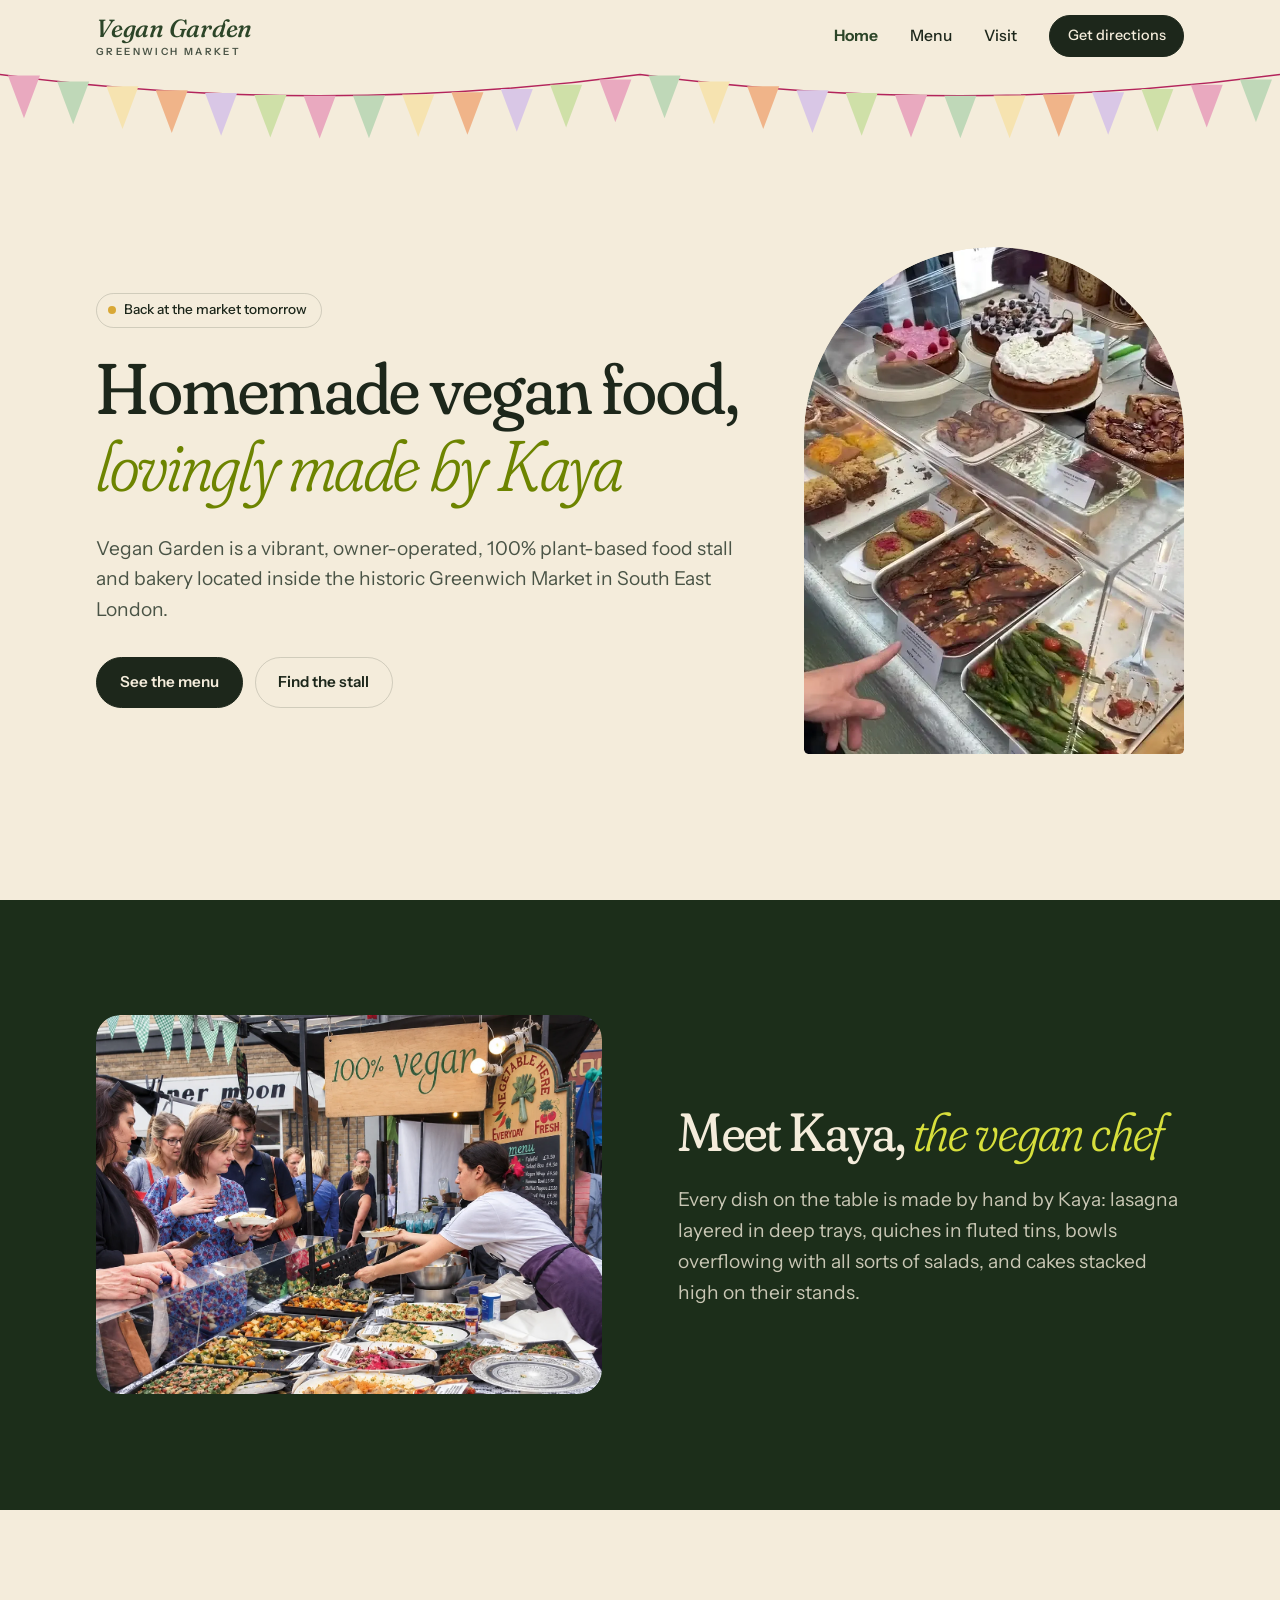
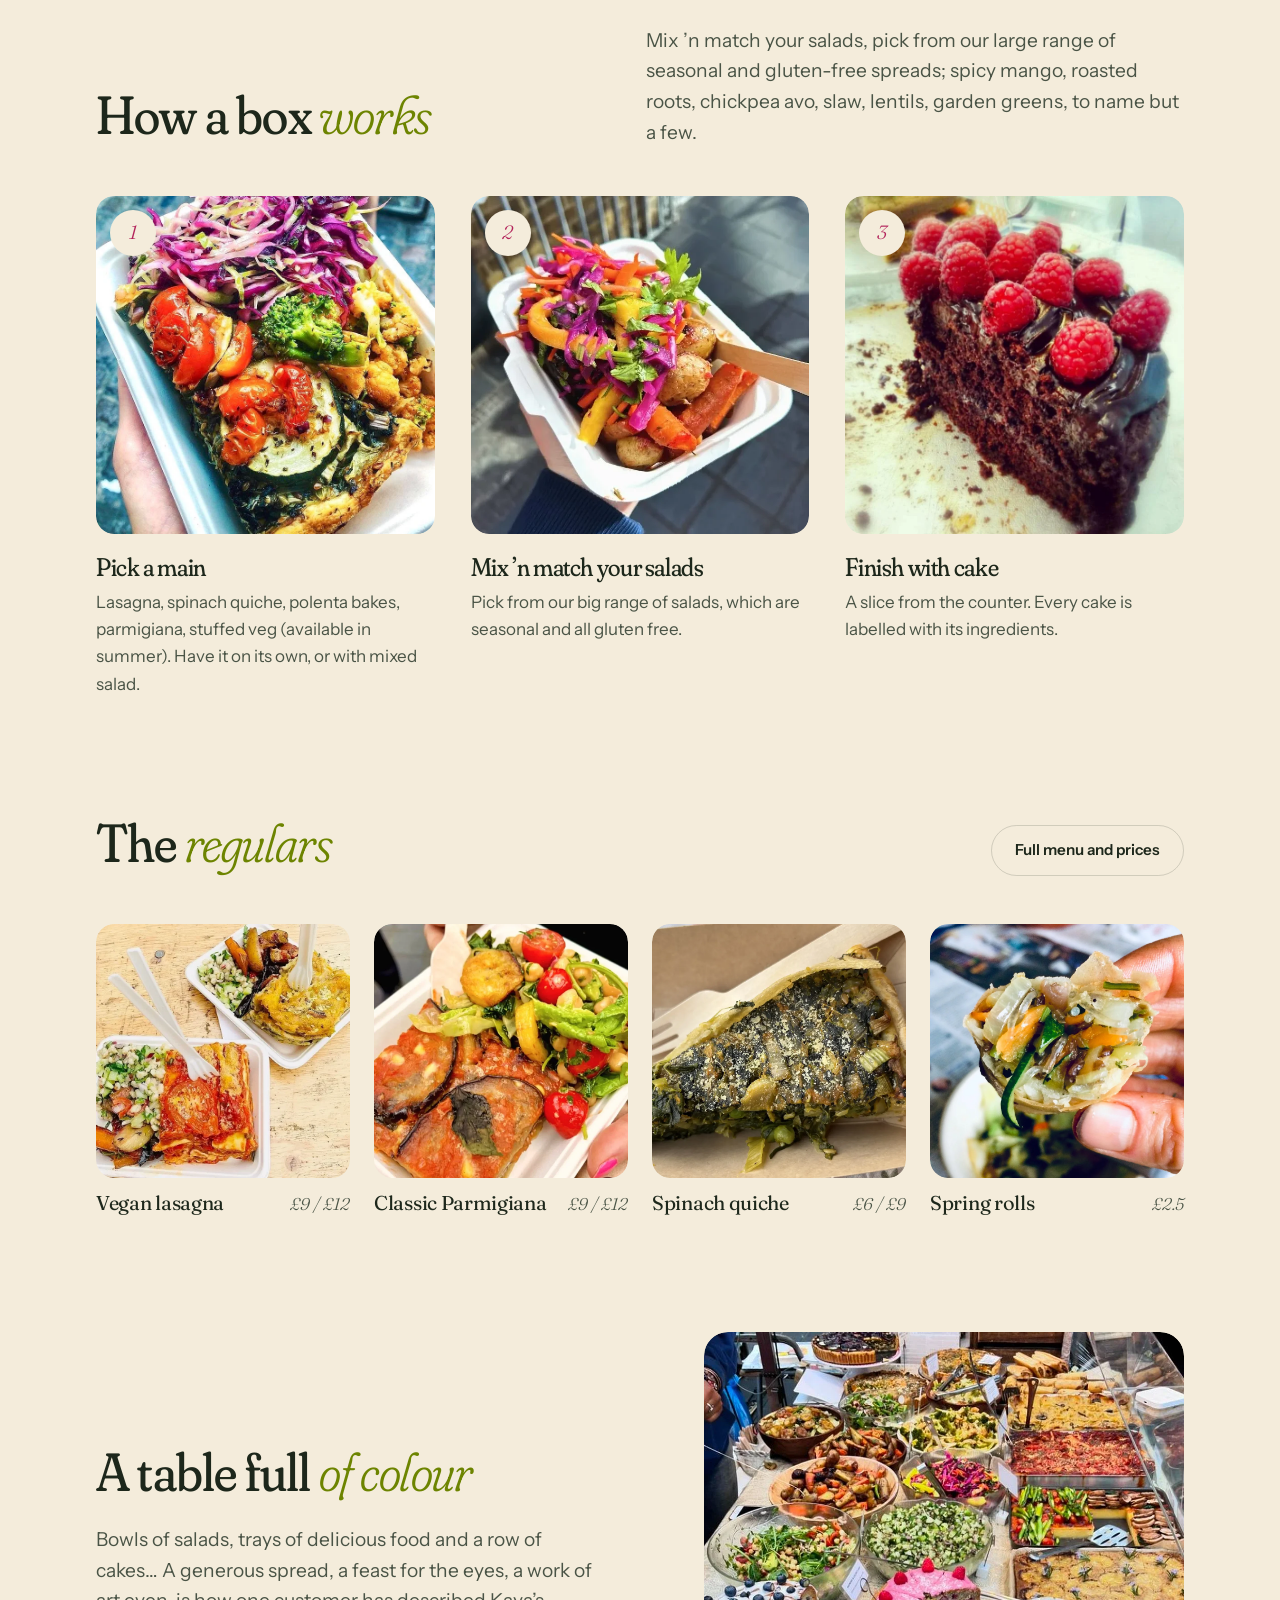
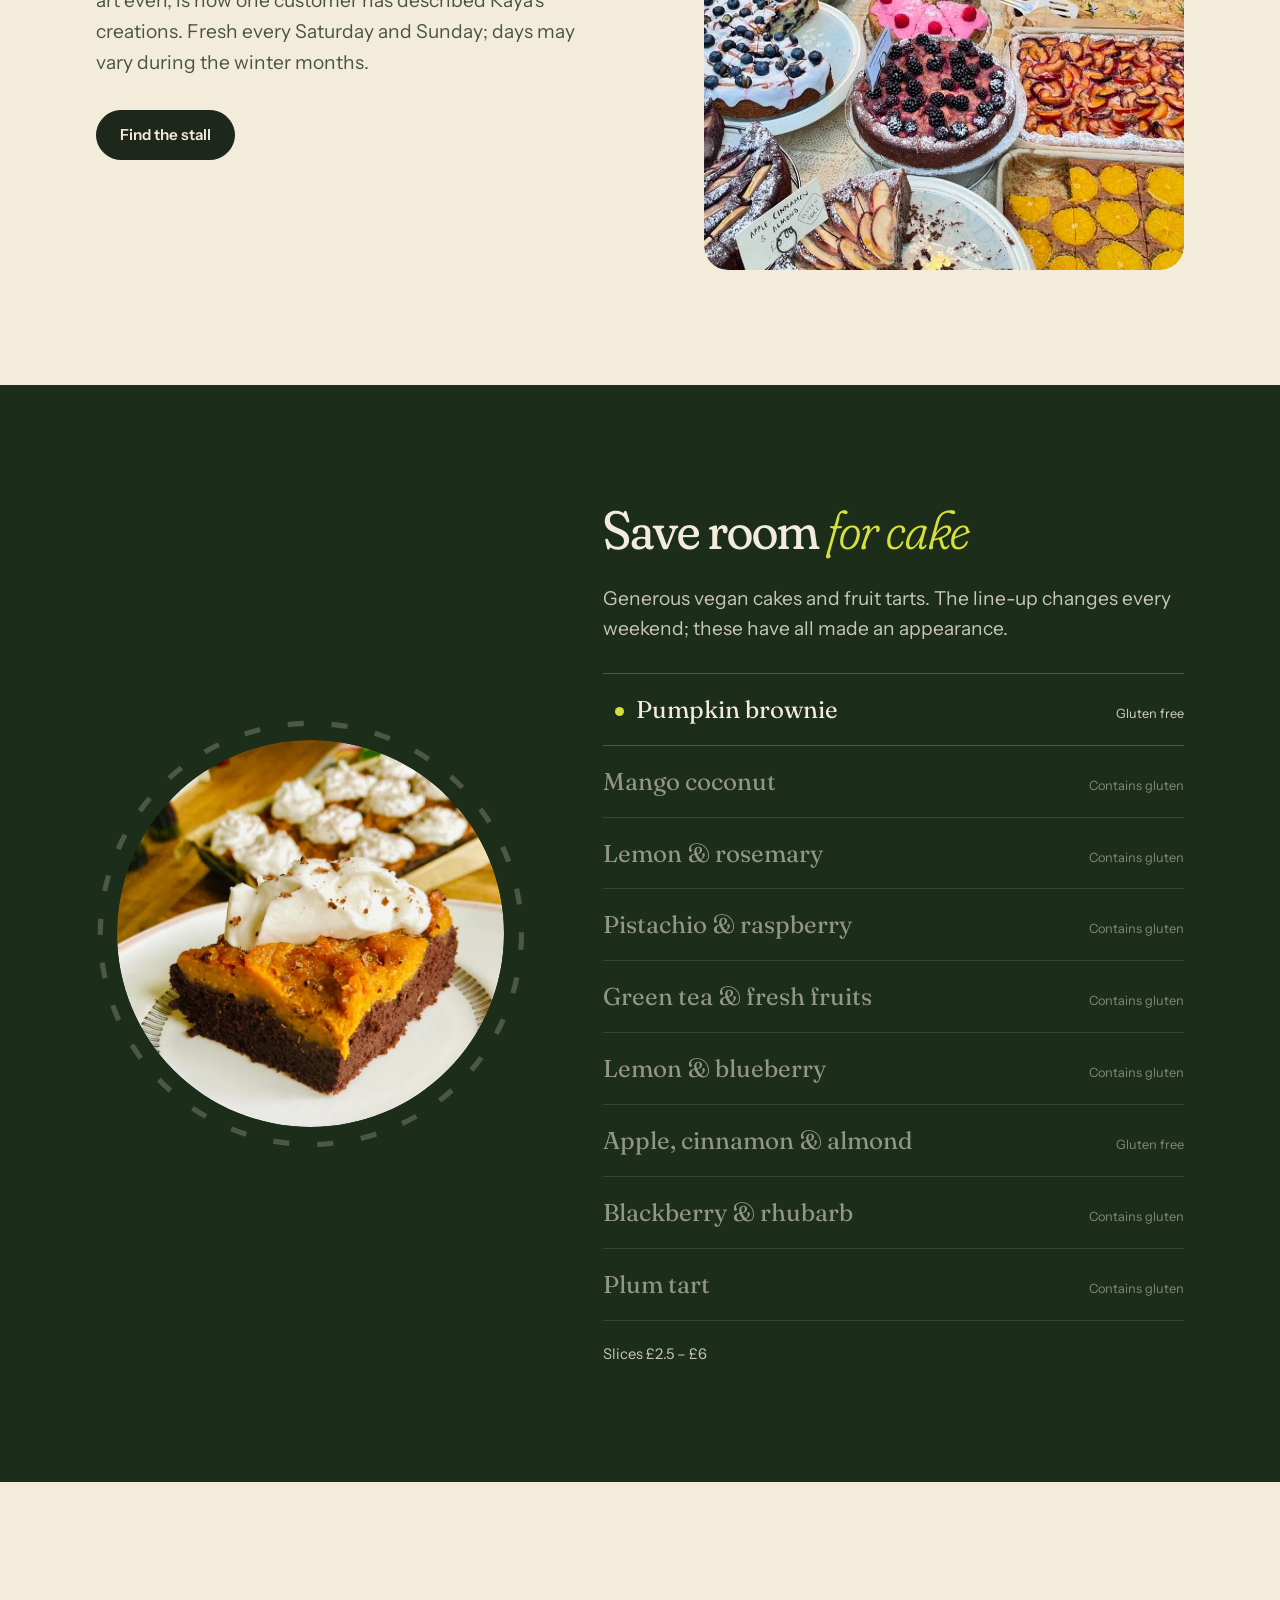
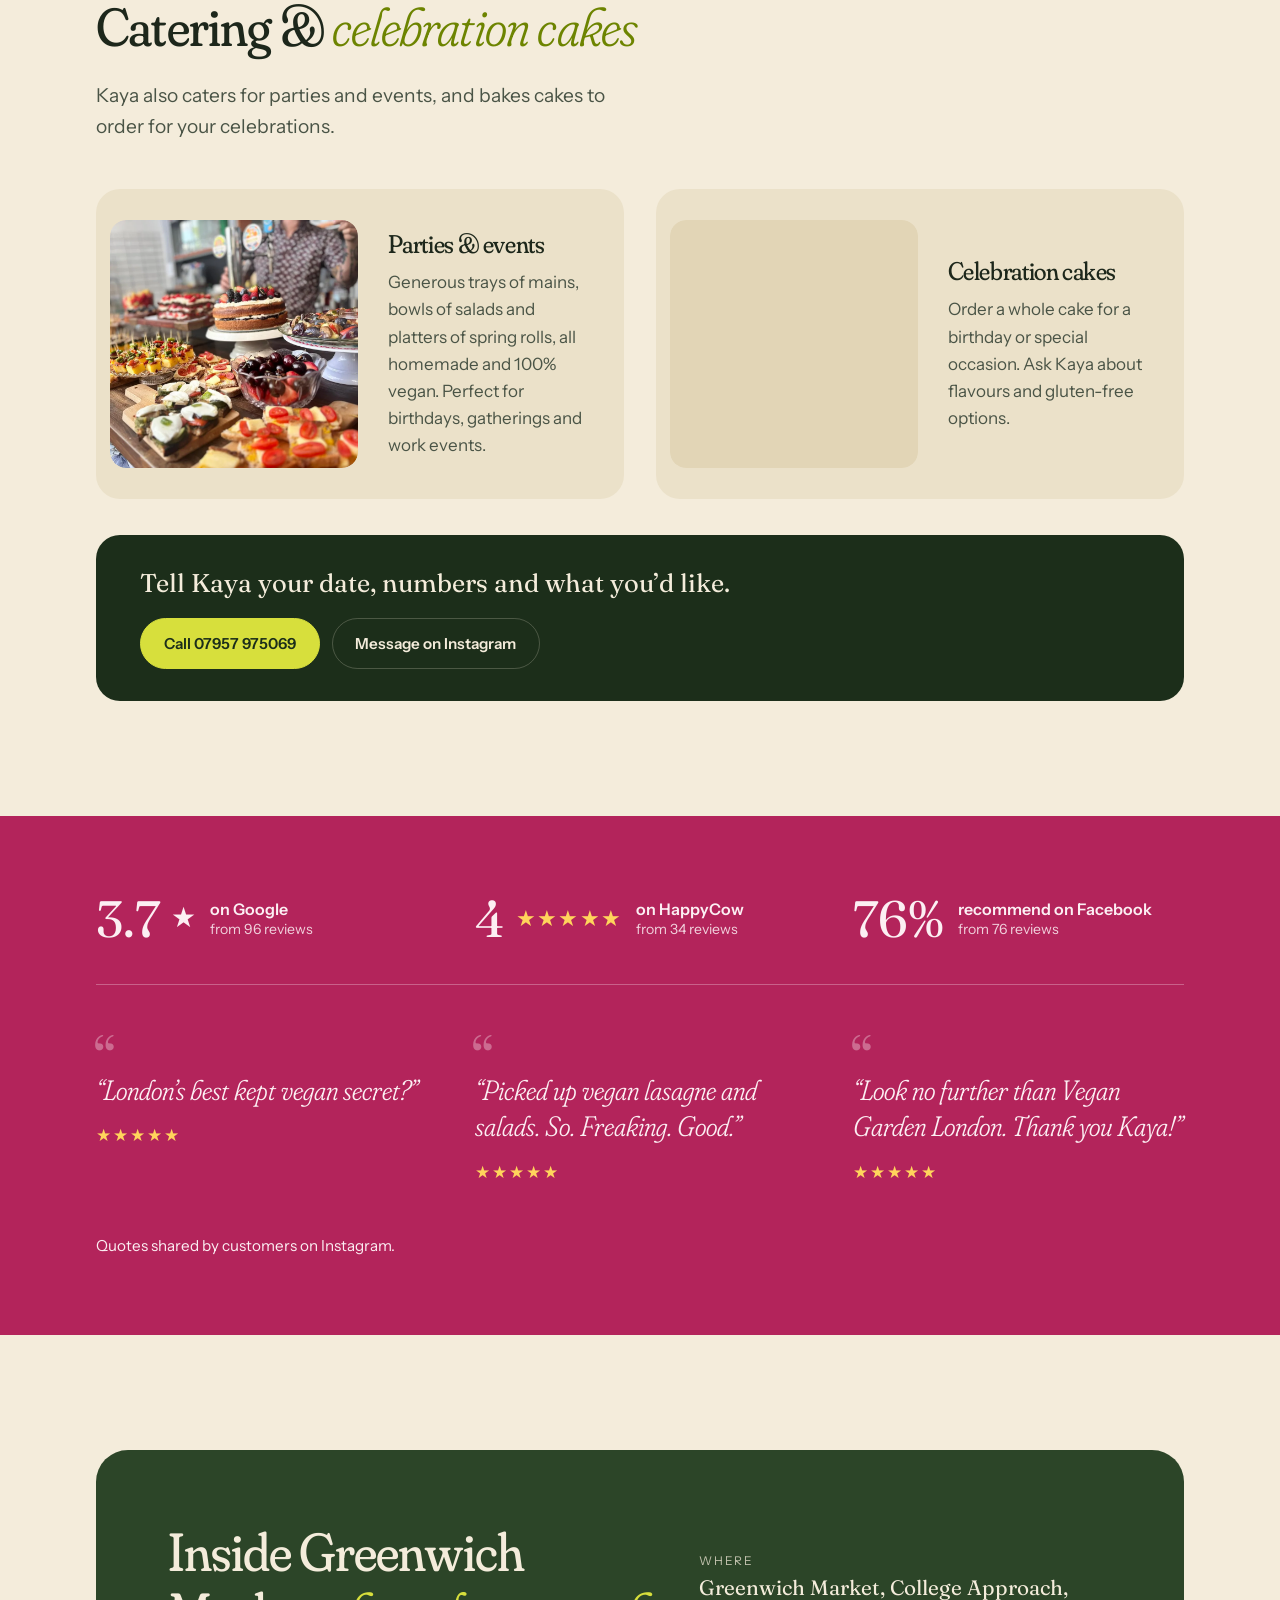
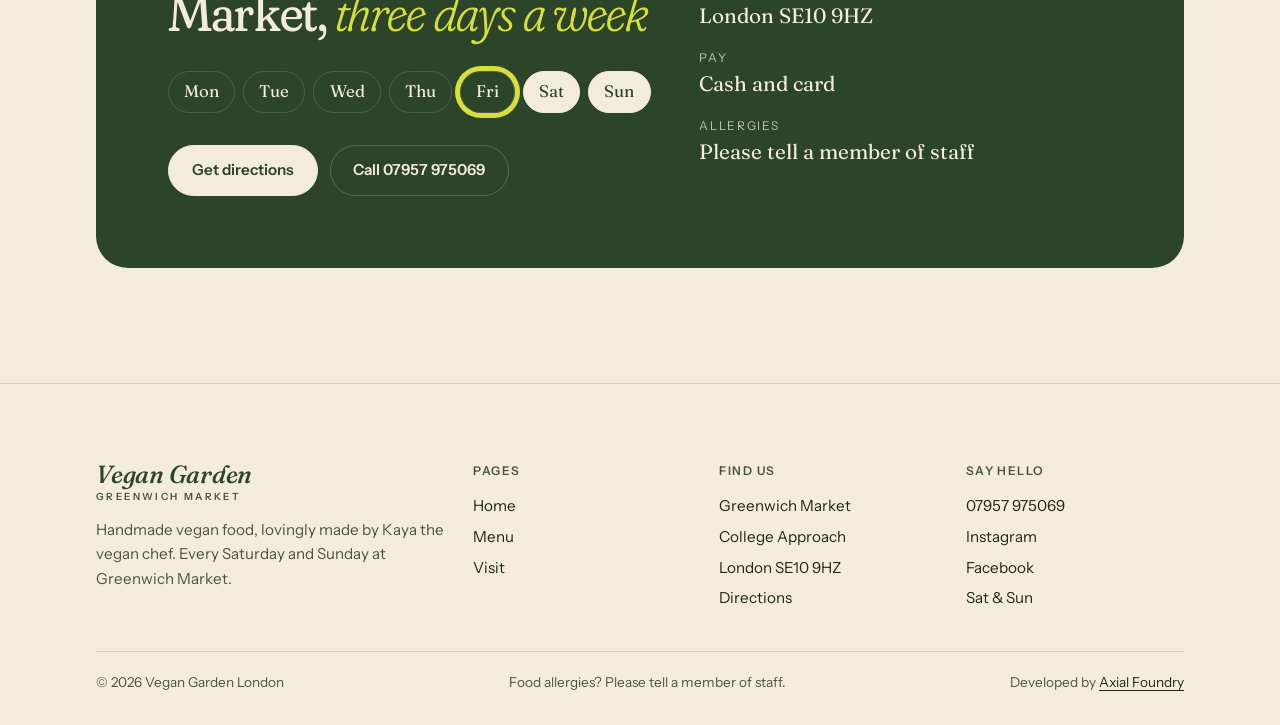
<file: index.html>
<!doctype html>
<html lang="en-GB">
<head>
<meta charset="utf-8">
<meta name="viewport" content="width=device-width,initial-scale=1,viewport-fit=cover">
<meta http-equiv="X-UA-Compatible" content="IE=edge">
<title>Vegan Garden London | Homemade vegan food at Greenwich Market</title>
<meta name="description" content="Vegan Garden is a vibrant, owner-operated, 100% plant-based food stall and bakery inside the historic Greenwich Market in South East London. Lasagna, quiche, parmigiana, salads and cakes at Greenwich Market, SE10. Open Saturday and Sunday.">
<meta name="theme-color" content="#F4ECDB">
<meta name="format-detection" content="telephone=no">
<meta property="og:title" content="Vegan Garden London | Homemade vegan food at Greenwich Market">
<meta property="og:description" content="Vegan Garden is a vibrant, owner-operated, 100% plant-based food stall and bakery inside the historic Greenwich Market in South East London. Lasagna, quiche, parmigiana, salads and cakes at Greenwich Market, SE10. Open Saturday and Sunday.">
<meta property="og:image" content="assets/img/sign-bunting.webp">
<link rel="icon" href="assets/img/favicon.svg" type="image/svg+xml">
<link rel="preload" href="assets/fonts/fraunces-latin-full-normal.woff2" as="font" type="font/woff2" crossorigin>
<script>document.documentElement.className+=" js"</script>
<link rel="stylesheet" href="css/style.css">
<script type="application/ld+json">{"@context":"https://schema.org","@type":"Restaurant","name":"Vegan Garden London","description":"Handmade vegan food, lovingly made by Kaya the vegan chef, at Greenwich Market.","servesCuisine":"Vegan","telephone":"+447957975069","acceptsReservations":false,"paymentAccepted":"Cash, Card","address":{"@type":"PostalAddress","streetAddress":"Greenwich Market, College Approach","addressLocality":"London","postalCode":"SE10 9HZ","addressCountry":"GB"},"geo":{"@type":"GeoCoordinates","latitude":51.4814799,"longitude":-0.0092499},"aggregateRating":{"@type":"AggregateRating","ratingValue":"4.9","reviewCount":"96"},"sameAs":["https://www.instagram.com/vegangardenlondon/","https://www.facebook.com/people/Vegan-Garden-London/100057579065941/"]}</script>
</head>
<body>
<a class="skip" href="#main">Skip to content</a>
<header class="site-head">
  <div class="wrap">
    <a class="brand" href="index.html" aria-label="Vegan Garden London, home"><b>Vegan Garden</b><small>Greenwich Market</small></a>
    <button class="menu-toggle" type="button" aria-label="Open menu" aria-expanded="false" aria-controls="nav"><span></span><span></span></button>
    <nav class="nav" id="nav" aria-label="Main">
      <a href="index.html" aria-current="page">Home</a><a href="menu.html">Menu</a><a href="visit.html">Visit</a>
      <a class="btn" href="https://www.google.com/maps/dir/?api=1&amp;destination=51.4814799,-0.0092499" target="_blank" rel="noopener">Get directions</a>
    </nav>
  </div>
</header>
<main id="main">
  <section class="hero">
    <div class="bunting" aria-hidden="true"><svg viewBox="0 0 1200 70" preserveAspectRatio="xMidYMin slice"><path class="string" d="M0 6 Q300 46 600 6 Q900 46 1200 6"/><g><path class="flag" style="animation-delay:-0.00s" d="M8.1 7.1L38.1 7.1L23.1 47.1Z"/><path class="flag" style="animation-delay:-0.37s" d="M54.2 12.6L84.2 12.6L69.2 52.6Z"/><path class="flag" style="animation-delay:-0.74s" d="M100.4 17.1L130.4 17.1L115.4 57.1Z"/><path class="flag" style="animation-delay:-1.11s" d="M146.5 20.8L176.5 20.8L161.5 60.8Z"/><path class="flag" style="animation-delay:-1.48s" d="M192.7 23.4L222.7 23.4L207.7 63.4Z"/><path class="flag" style="animation-delay:-1.85s" d="M238.8 25.2L268.9 25.2L253.8 65.2Z"/><path class="flag" style="animation-delay:-2.22s" d="M285.0 25.9L315.0 25.9L300.0 66.0Z"/><path class="flag" style="animation-delay:-2.59s" d="M331.2 25.8L361.2 25.8L346.2 65.8Z"/><path class="flag" style="animation-delay:-2.96s" d="M377.3 24.7L407.3 24.7L392.3 64.7Z"/><path class="flag" style="animation-delay:-3.33s" d="M423.4 22.6L453.4 22.6L438.4 62.6Z"/><path class="flag" style="animation-delay:-3.70s" d="M469.6 19.6L499.6 19.6L484.6 59.6Z"/><path class="flag" style="animation-delay:-4.07s" d="M515.8 15.7L545.8 15.7L530.8 55.7Z"/><path class="flag" style="animation-delay:-4.44s" d="M561.9 10.8L591.9 10.8L576.9 50.8Z"/><path class="flag" style="animation-delay:-4.81s" d="M608.0 7.1L638.0 7.1L623.0 47.1Z"/><path class="flag" style="animation-delay:-5.18s" d="M654.2 12.6L684.2 12.6L669.2 52.6Z"/><path class="flag" style="animation-delay:-5.55s" d="M700.4 17.1L730.4 17.1L715.4 57.1Z"/><path class="flag" style="animation-delay:-5.92s" d="M746.5 20.8L776.5 20.8L761.5 60.8Z"/><path class="flag" style="animation-delay:-6.29s" d="M792.6 23.4L822.6 23.4L807.6 63.4Z"/><path class="flag" style="animation-delay:-6.66s" d="M838.8 25.2L868.8 25.2L853.8 65.2Z"/><path class="flag" style="animation-delay:-7.03s" d="M885.0 25.9L915.0 25.9L900.0 65.9Z"/><path class="flag" style="animation-delay:-7.40s" d="M931.1 25.8L961.1 25.8L946.1 65.8Z"/><path class="flag" style="animation-delay:-7.77s" d="M977.2 24.7L1007.2 24.7L992.2 64.7Z"/><path class="flag" style="animation-delay:-8.14s" d="M1023.4 22.6L1053.4 22.6L1038.4 62.6Z"/><path class="flag" style="animation-delay:-8.51s" d="M1069.5 19.6L1099.5 19.6L1084.5 59.6Z"/><path class="flag" style="animation-delay:-8.88s" d="M1115.7 15.7L1145.7 15.7L1130.7 55.7Z"/><path class="flag" style="animation-delay:-9.25s" d="M1161.8 10.8L1191.8 10.8L1176.8 50.8Z"/></g></svg></div>
    <div class="wrap">
      <div class="hero-copy">
        <p class="status" data-status><i></i><span>Saturdays &amp; Sundays</span></p>
        <h1 class="display hero-title"><span class="hero-l1">Homemade vegan food,</span> <em>lovingly made by&nbsp;Kaya</em></h1>
        <p class="lede">Vegan Garden is a vibrant, owner-operated, 100% plant-based food stall and bakery located inside the historic Greenwich Market in South East London.</p>
        <div class="btns">
          <a class="btn" href="menu.html">See the menu</a>
          <a class="btn btn--ghost" href="visit.html">Find the stall</a>
        </div>
      </div>
      <div class="hero-media">
        <div class="arch">
          <video data-auto autoplay muted loop playsinline preload="auto" poster="assets/img/poster-table.webp" aria-label="Kaya's table of cakes, spring rolls and trays at Greenwich Market">
            <source src="assets/video/the-table.mp4" type="video/mp4">
          </video>
        </div>
        <!-- "100% vegan" badge hidden for now. To show it again, remove the comment markers around the next line.
        <span class="hero-badge" aria-hidden="true">100% vegan</span>
        -->
      </div>
    </div>
  </section>

  <section class="section on-dark">
    <div class="wrap split">
      <div class="photo zoom"><img src="assets/img/kaya-serving.webp" alt="Kaya serving a plate across a table of salads, trays and spring rolls" width="1311" height="983" loading="lazy"></div>
      <div>
        <h2 class="h2">Meet Kaya, <em>the vegan chef</em></h2>
        <p class="lede">Every dish on the table is made by hand by Kaya: lasagna layered in deep trays, quiches in fluted tins, bowls overflowing with all sorts of salads, and cakes stacked high on their stands.</p>
      </div>
    </div>
  </section>

  <section class="section">
    <div class="wrap">
      <div class="sec-head">
        <h2 class="h2">How a box <em>works</em></h2>
        <p class="lede">Mix ’n match your salads, pick from our large range of seasonal and gluten-free spreads; spicy mango, roasted roots, chickpea avo, slaw, lentils, garden greens, to name but a few.</p>
      </div>
      <ol class="steps">
        <li class="zoom"><span class="num" aria-hidden="true">1</span><div class="photo"><img src="assets/img/main-box.webp" alt="A slice of spinach and courgette quiche topped with roast tomatoes, with slaw, broccoli and cauliflower" width="750" height="750" loading="lazy"></div><h3 class="h3">Pick a main</h3><p>Lasagna, spinach quiche, polenta bakes, parmigiana, stuffed veg (available in summer). Have it on its own, or with mixed salad.</p></li>
        <li class="zoom"><span class="num" aria-hidden="true">2</span><div class="photo"><img src="assets/img/salad-box.webp" alt="Box of red cabbage slaw, carrot, mango, roast potatoes and coriander" width="672" height="672" loading="lazy"></div><h3 class="h3">Mix ’n match your salads</h3><p>Pick from our big range of salads, which are seasonal and all gluten free.</p></li>
        <li class="zoom"><span class="num" aria-hidden="true">3</span><div class="photo"><img src="assets/img/finish-chocolate.webp" alt="A slice of chocolate cake topped with ganache and fresh raspberries" width="750" height="750" loading="lazy"></div><h3 class="h3">Finish with cake</h3><p>A slice from the counter. Every cake is labelled with its ingredients.</p></li>
      </ol>
    </div>
  </section>

  <section class="section section--tight">
    <div class="wrap">
      <div class="sec-head">
        <h2 class="h2">The <em>regulars</em></h2>
        <a class="btn btn--ghost" href="menu.html">Full menu and prices</a>
      </div>
      <ul class="food">
        <li class="zoom"><div class="photo"><img src="assets/img/two-lasagne.webp" alt="Two boxes of vegan lasagna with salads" width="692" height="692" loading="lazy"></div><div class="row"><h3>Vegan lasagna</h3><span class="price">£9 / £12</span></div></li>
        <li class="zoom"><div class="photo"><img src="assets/img/parmigiana.webp" alt="Vegan parmigiana with roast vegetables" width="900" height="900" loading="lazy"></div><div class="row"><h3>Classic Parmigiana</h3><span class="price">£9 / £12</span></div></li>
        <li class="zoom"><div class="photo"><img src="assets/img/quiche-slice.webp" alt="Slice of spinach quiche" width="900" height="900" loading="lazy"></div><div class="row"><h3>Spinach quiche</h3><span class="price">£6 / £9</span></div></li>
        <li class="zoom"><div class="photo"><img src="assets/img/spring-rolls.webp" alt="A spring roll cut open to show the crisp vegetable filling" width="900" height="900" loading="lazy"></div><div class="row"><h3>Spring rolls</h3><span class="price">£2.5</span></div></li>
      </ul>
    </div>
  </section>

  <section class="section section--tight">
    <div class="wrap split split--spread">
      <div>
        <h2 class="h2">A table full <em>of colour</em></h2>
        <p class="lede">Bowls of salads, trays of delicious food and a row of cakes… A generous spread, a feast for the eyes, a work of art even, is how one customer has described Kaya’s creations. Fresh every Saturday and Sunday; days may vary during the winter months.</p>
        <div class="btns" style="margin-top:2rem"><a class="btn" href="visit.html">Find the stall</a></div>
      </div>
      <div class="photo photo--spread zoom"><img src="assets/img/spread.webp" alt="Kaya's table spread with bowls of salads, trays of mains and a row of fruit cakes" width="937" height="1050" loading="lazy"></div>
    </div>
  </section>

  <section class="section on-dark cakes">
    <div class="wrap cake-wrap">
      <div class="cake-stage">
        <svg class="cake-ring" viewBox="0 0 100 100" aria-hidden="true"><circle cx="50" cy="50" r="49" pathLength="330"/></svg>
        <figure class="is-active"><img src="assets/img/pumpkin-brownie.webp" alt="A slice of pumpkin brownie topped with whipped cream" width="900" height="900" loading="lazy"></figure>
        <figure><img src="assets/img/mango-coconut.webp" alt="Mango cake topped with cream, fresh mango and grated chocolate" width="900" height="900" loading="lazy"></figure>
        <figure><img src="assets/img/lemon-rosemary.webp" alt="Lemon and rosemary cake decorated with lemon slices and rosemary flowers" width="900" height="900" loading="lazy"></figure>
        <figure><img src="assets/img/pistachio-raspberry.webp" alt="Pistachio sponge with chocolate topping, raspberry filling and fresh raspberries" width="900" height="900" loading="lazy"></figure>
        <figure><img src="assets/img/green-tea-fruit.webp" alt="Green tea sponge layered with cream and topped with strawberries and blueberries" width="900" height="900" loading="lazy"></figure>
        <figure><img src="assets/img/lemon-blueberry.webp" alt="A slice of lemon and blueberry cake topped with icing and blueberries" width="900" height="900" loading="lazy"></figure>
        <figure><img src="assets/img/apple-almond-cake.webp" alt="Apple, cinnamon and almond cake" width="900" height="900" loading="lazy"></figure>
        <figure><img src="assets/img/blackberry-cake.webp" alt="Blackberry and rhubarb cake topped with blackberries and blueberries" width="900" height="900" loading="lazy"></figure>
        <figure><img src="assets/img/plum-tart.webp" alt="Plum tart with fanned fruit" width="900" height="900" loading="lazy"></figure>
      </div>
      <div>
        <h2 class="h2">Save room <em>for cake</em></h2>
        <p class="lede" style="margin-top:1.2rem">Generous vegan cakes and fruit tarts. The line-up changes every weekend; these have all made an appearance.</p>
        <ul class="cake-list" aria-label="Cakes: choose one to see it">
          <li><button type="button" aria-pressed="true"><span>Pumpkin brownie</span><small>Gluten free</small></button></li>
          <li><button type="button" aria-pressed="false"><span>Mango coconut</span><small>Contains gluten</small></button></li>
          <li><button type="button" aria-pressed="false"><span>Lemon &amp; rosemary</span><small>Contains gluten</small></button></li>
          <li><button type="button" aria-pressed="false"><span>Pistachio &amp; raspberry</span><small>Contains gluten</small></button></li>
          <li><button type="button" aria-pressed="false"><span>Green tea &amp; fresh fruits</span><small>Contains gluten</small></button></li>
          <li><button type="button" aria-pressed="false"><span>Lemon &amp; blueberry</span><small>Contains gluten</small></button></li>
          <li><button type="button" aria-pressed="false"><span>Apple, cinnamon &amp; almond</span><small>Gluten free</small></button></li>
          <li><button type="button" aria-pressed="false"><span>Blackberry &amp; rhubarb</span><small>Contains gluten</small></button></li>
          <li><button type="button" aria-pressed="false"><span>Plum tart</span><small>Contains gluten</small></button></li>
        </ul>
        <p class="price-note">Slices £2.5 – £6</p>
      </div>
    </div>
  </section>

  <section class="section catering">
    <div class="wrap">
      <div class="sec-head">
        <h2 class="h2">Catering &amp; <em>celebration cakes</em></h2>
        <p class="lede">Kaya also caters for parties and events, and bakes cakes to order for your celebrations.</p>
      </div>
      <ul class="offers">
        <li class="offer zoom">
          <div class="photo"><img src="assets/img/private-catering.webp" alt="A private catering spread of canapés, polenta bites, bruschetta, fruit and layered cakes" width="900" height="900" loading="lazy"></div>
          <div class="offer-text">
            <h3 class="h3">Parties &amp; events</h3>
            <p>Generous trays of mains, bowls of salads and platters of spring rolls, all homemade and 100% vegan. Perfect for birthdays, gatherings and work events.</p>
          </div>
        </li>
        <li class="offer zoom">
          <div class="photo photo--fade"><img src="assets/img/celebration-roses.webp" alt="A three-tier celebration cake with drizzled icing, raspberries and pink roses" width="900" height="900" loading="lazy"><img src="assets/img/celebration-layered.webp" alt="A layered chocolate celebration cake piled with berries and cherries" width="900" height="900" loading="lazy"><img src="assets/img/celebration-flowers.webp" alt="A two-tier celebration cake decorated with roses and fresh herbs" width="900" height="900" loading="lazy"><img src="assets/img/celebration-berries.webp" alt="A cream-filled celebration cake topped with fresh berries and cherries" width="900" height="900" loading="lazy"></div>
          <div class="offer-text">
            <h3 class="h3">Celebration cakes</h3>
            <p>Order a whole cake for a birthday or special occasion. Ask Kaya about flavours and gluten-free options.</p>
          </div>
        </li>
      </ul>
      <div class="offer-cta">
        <p>Tell Kaya your date, numbers and what you’d like.</p>
        <div class="btns">
          <a class="btn" href="tel:+447957975069">Call 07957 975069</a>
          <a class="btn btn--ghost" href="https://www.instagram.com/vegangardenlondon/" target="_blank" rel="noopener">Message on Instagram</a>
        </div>
      </div>
    </div>
  </section>

  <section class="quotes" aria-label="Reviews">
    <div class="wrap">
      <ul class="ratings">
        <li><b><span data-count="4.9">4.9</span> <i aria-hidden="true">★</i></b><span>on Google<small>from 96 reviews</small></span></li>
        <li><b><span data-count="5">5</span> <i class="stars" role="img" aria-label="5 stars">★★★★★</i></b><span>on HappyCow<small>from 34 reviews</small></span></li>
        <li><b><span data-count="100">100</span>%</b><span>recommend on Facebook<small>from 76 reviews</small></span></li>
      </ul>
      <ul class="quote-grid">
        <li><blockquote>“London’s best kept vegan secret?”</blockquote><p class="stars" role="img" aria-label="5 stars">★★★★★</p></li>
        <li><blockquote>“Picked up vegan lasagne and salads. So. Freaking. Good.”</blockquote><p class="stars" role="img" aria-label="5 stars">★★★★★</p></li>
        <li><blockquote>“Look no further than Vegan Garden London. Thank you Kaya!”</blockquote><p class="stars" role="img" aria-label="5 stars">★★★★★</p></li>
      </ul>
      <p class="note">Quotes shared by customers on Instagram.</p>
    </div>
  </section>

  <section class="section">
    <div class="wrap">
      <div class="visit-band">
        <div>
          <h2 class="h2">Inside Greenwich Market, <em>three days a week</em></h2>
          <ul class="days" aria-label="Trading days"><li class="day" data-d="Mon">Mon</li><li class="day" data-d="Tue">Tue</li><li class="day" data-d="Wed">Wed</li><li class="day" data-d="Thu">Thu</li><li class="day" data-d="Fri">Fri</li><li class="day on" data-d="Sat">Sat</li><li class="day on" data-d="Sun">Sun</li></ul>
          <div class="btns"><a class="btn btn--light" href="https://www.google.com/maps/dir/?api=1&amp;destination=51.4814799,-0.0092499" target="_blank" rel="noopener">Get directions</a><a class="btn btn--ghost" href="tel:+447957975069">Call 07957 975069</a></div>
        </div>
        <dl>
          <div><dt>Where</dt><dd>Greenwich Market, College Approach, London SE10 9HZ</dd></div>
          <div><dt>Pay</dt><dd>Cash and card</dd></div>
          <div><dt>Allergies</dt><dd>Please tell a member of staff</dd></div>
        </dl>
      </div>
    </div>
  </section>
</main>
<footer class="site-foot">
  <div class="wrap">
    <div class="foot-grid">
      <div>
        <a class="brand" href="index.html" aria-label="Vegan Garden London, home"><b>Vegan Garden</b><small>Greenwich Market</small></a>
        <p>Handmade vegan food, lovingly made by Kaya the vegan chef. Every Saturday and Sunday at Greenwich Market.</p>
      </div>
      <div><h4>Pages</h4><ul><li><a href="index.html">Home</a></li><li><a href="menu.html">Menu</a></li><li><a href="visit.html">Visit</a></li></ul></div>
      <div><h4>Find us</h4><ul><li>Greenwich Market</li><li>College Approach</li><li>London SE10 9HZ</li><li><a href="https://www.google.com/maps/dir/?api=1&amp;destination=51.4814799,-0.0092499" target="_blank" rel="noopener">Directions</a></li></ul></div>
      <div><h4>Say hello</h4><ul><li><a href="tel:+447957975069">07957 975069</a></li><li><a href="https://www.instagram.com/vegangardenlondon/" target="_blank" rel="noopener">Instagram</a></li><li><a href="https://www.facebook.com/people/Vegan-Garden-London/100057579065941/" target="_blank" rel="noopener">Facebook</a></li><li>Sat &amp; Sun</li></ul></div>
    </div>
    <div class="foot-base"><span>&copy; <span data-year>2026</span> Vegan Garden London</span><span>Food allergies? Please tell a member of staff.</span><span>Developed by <a href="https://axialfoundary.com" target="_blank" rel="noopener">Axial Foundry</a></span></div>
  </div>
</footer>
<nav class="actionbar" aria-label="Quick actions">
  <a href="menu.html">Menu</a><a href="https://www.google.com/maps/dir/?api=1&amp;destination=51.4814799,-0.0092499" target="_blank" rel="noopener">Directions</a><a href="tel:+447957975069">Call</a>
</nav>
<script src="js/main.js" defer></script>
</body>
</html>
</file>
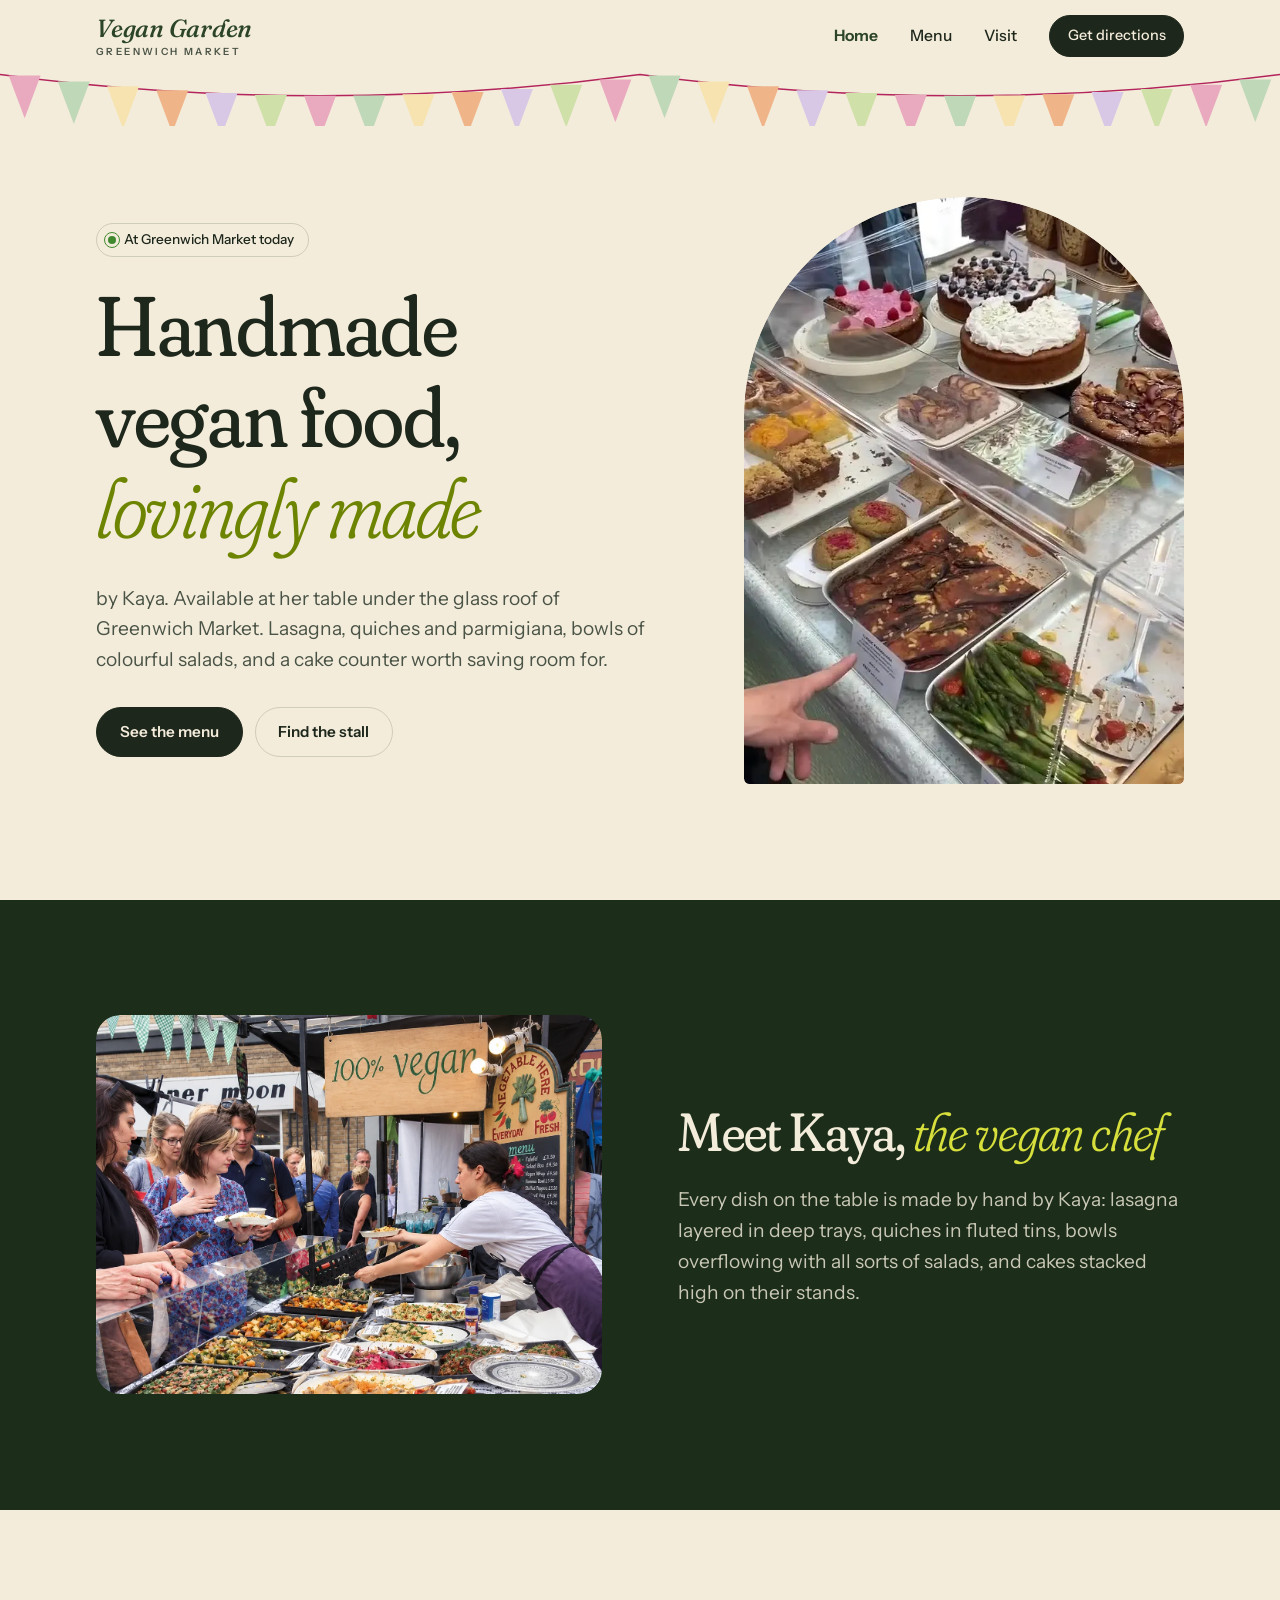
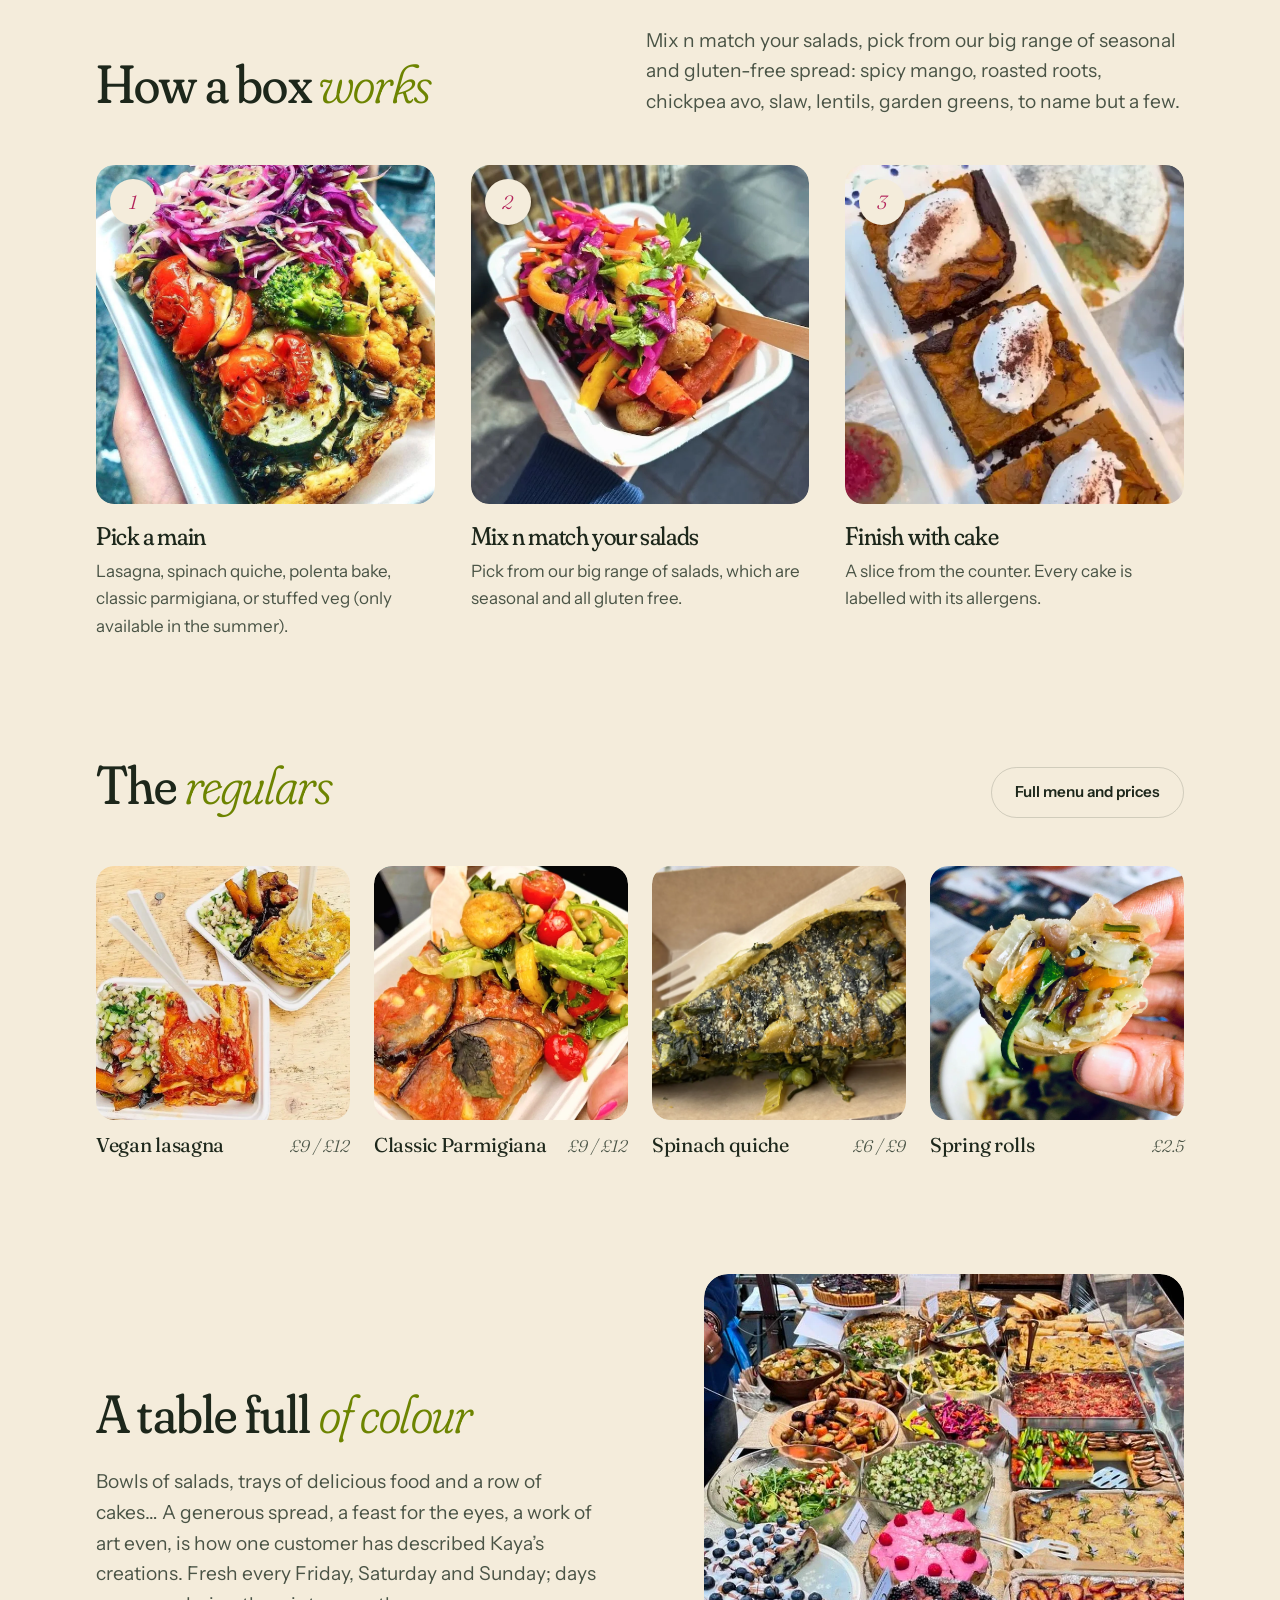
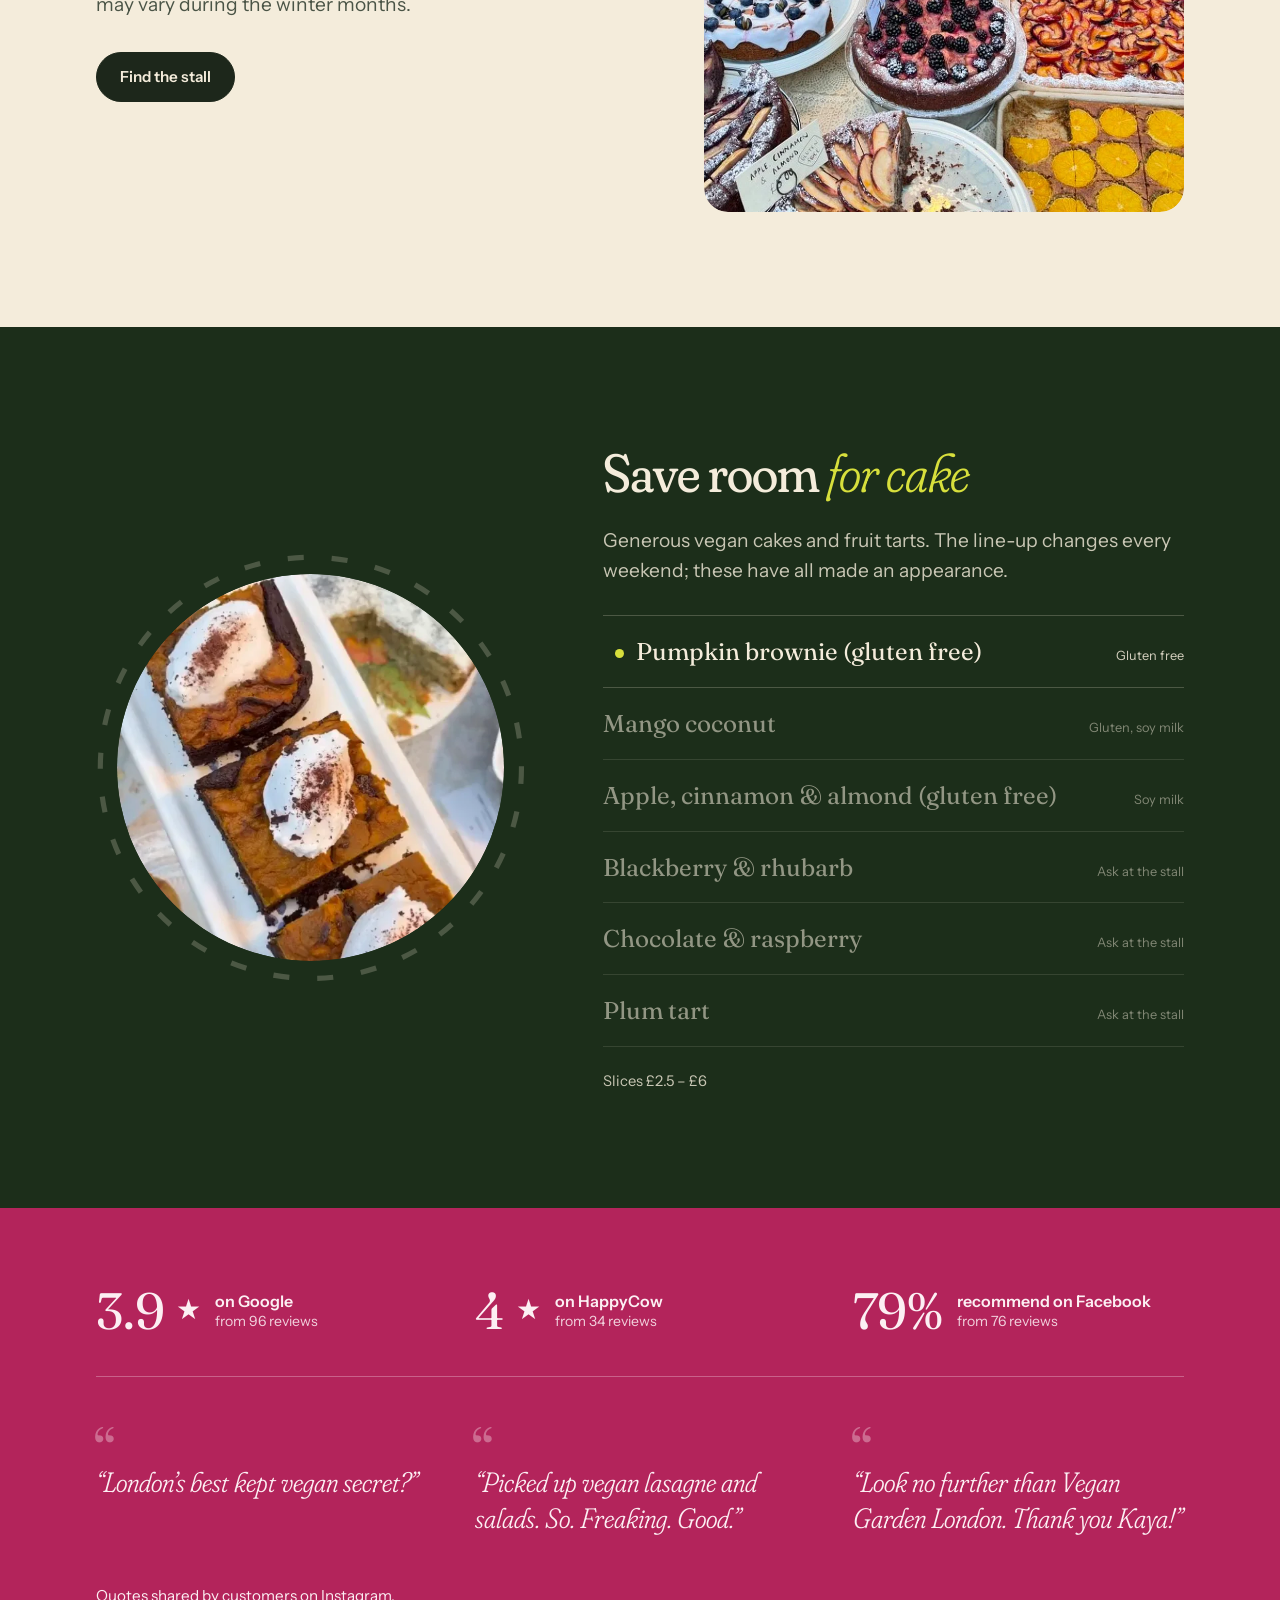
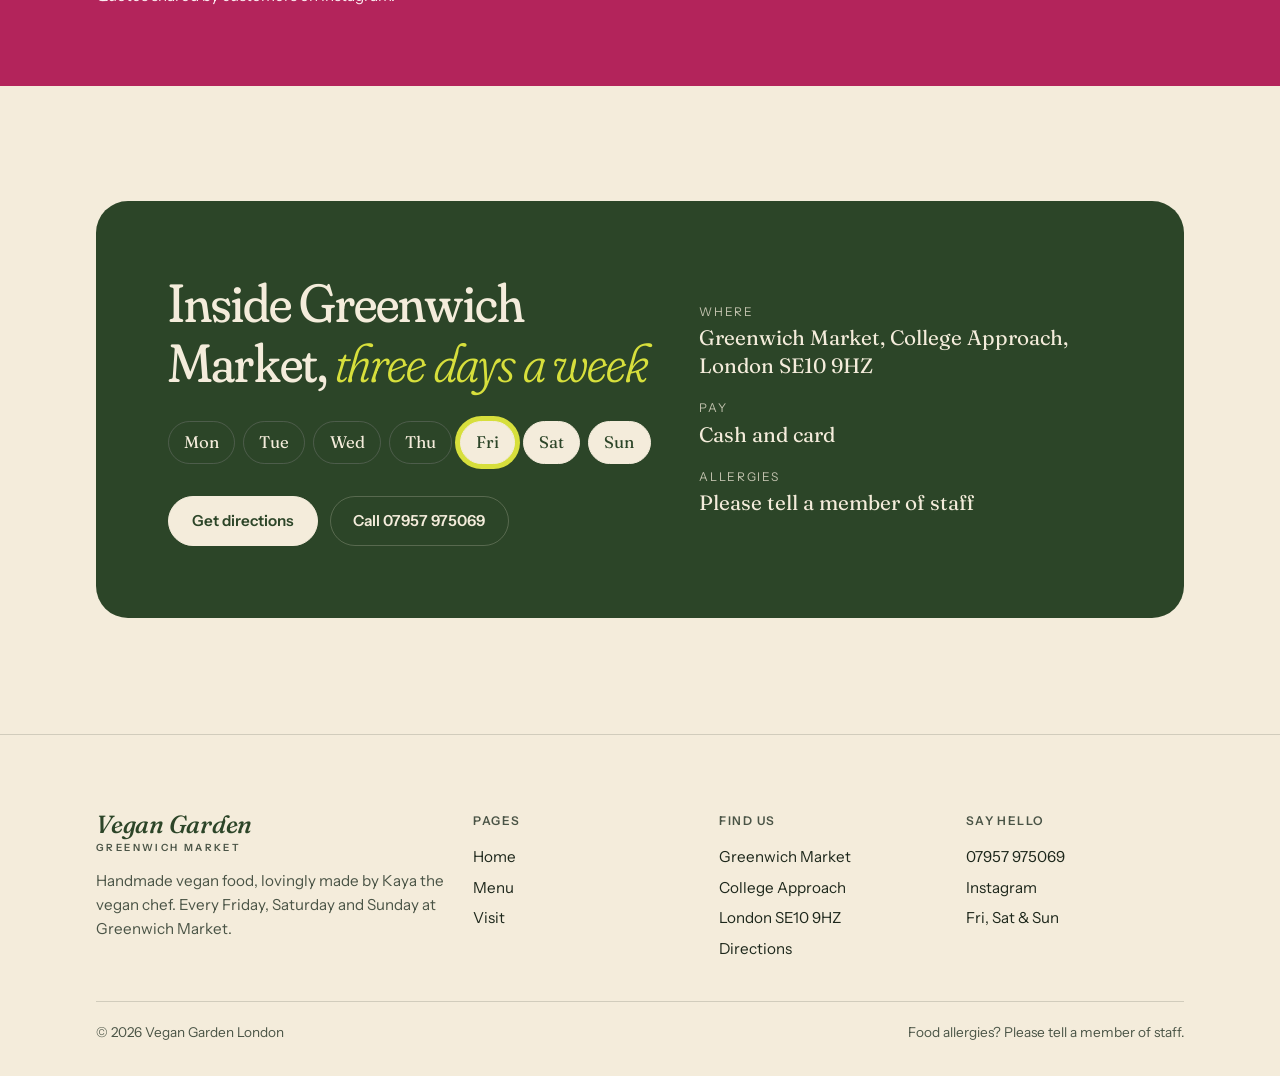
<file: vegan-garden-london/index.html>
<!doctype html>
<html lang="en-GB">
<head>
<meta charset="utf-8">
<meta name="viewport" content="width=device-width,initial-scale=1,viewport-fit=cover">
<meta http-equiv="X-UA-Compatible" content="IE=edge">
<title>Vegan Garden London | Handmade vegan food at Greenwich Market</title>
<meta name="description" content="Handmade vegan food lovingly made by Kaya the vegan chef. Lasagna, quiche, parmigiana, salads and cakes at Greenwich Market, SE10. Open Friday, Saturday and Sunday.">
<meta name="theme-color" content="#F4ECDB">
<meta name="format-detection" content="telephone=no">
<meta property="og:title" content="Vegan Garden London | Handmade vegan food at Greenwich Market">
<meta property="og:description" content="Handmade vegan food lovingly made by Kaya the vegan chef. Lasagna, quiche, parmigiana, salads and cakes at Greenwich Market, SE10. Open Friday, Saturday and Sunday.">
<meta property="og:image" content="assets/img/sign-bunting.webp">
<link rel="icon" href="assets/img/favicon.svg" type="image/svg+xml">
<link rel="preload" href="assets/fonts/fraunces-latin-full-normal.woff2" as="font" type="font/woff2" crossorigin>
<script>document.documentElement.className+=" js"</script>
<link rel="stylesheet" href="css/style.css">
<script type="application/ld+json">{"@context":"https://schema.org","@type":"Restaurant","name":"Vegan Garden London","description":"Handmade vegan food, lovingly made by Kaya the vegan chef, at Greenwich Market.","servesCuisine":"Vegan","telephone":"+447957975069","acceptsReservations":false,"paymentAccepted":"Cash, Card","address":{"@type":"PostalAddress","streetAddress":"Greenwich Market, College Approach","addressLocality":"London","postalCode":"SE10 9HZ","addressCountry":"GB"},"geo":{"@type":"GeoCoordinates","latitude":51.4814799,"longitude":-0.0092499},"aggregateRating":{"@type":"AggregateRating","ratingValue":"4.9","reviewCount":"96"},"sameAs":["https://www.instagram.com/vegangardenlondon/"]}</script>
</head>
<body>
<a class="skip" href="#main">Skip to content</a>
<header class="site-head">
  <div class="wrap">
    <a class="brand" href="index.html" aria-label="Vegan Garden London, home"><b>Vegan Garden</b><small>Greenwich Market</small></a>
    <button class="menu-toggle" type="button" aria-label="Open menu" aria-expanded="false" aria-controls="nav"><span></span><span></span></button>
    <nav class="nav" id="nav" aria-label="Main">
      <a href="index.html" aria-current="page">Home</a><a href="menu.html">Menu</a><a href="visit.html">Visit</a>
      <a class="btn" href="https://www.google.com/maps/dir/?api=1&amp;destination=51.4814799,-0.0092499" target="_blank" rel="noopener">Get directions</a>
    </nav>
  </div>
</header>
<main id="main">
  <section class="hero">
    <div class="bunting" aria-hidden="true"><svg viewBox="0 0 1200 70" preserveAspectRatio="xMidYMin slice"><path class="string" d="M0 6 Q300 46 600 6 Q900 46 1200 6"/><g><path class="flag" style="animation-delay:-0.00s" d="M8.1 7.1L38.1 7.1L23.1 47.1Z"/><path class="flag" style="animation-delay:-0.37s" d="M54.2 12.6L84.2 12.6L69.2 52.6Z"/><path class="flag" style="animation-delay:-0.74s" d="M100.4 17.1L130.4 17.1L115.4 57.1Z"/><path class="flag" style="animation-delay:-1.11s" d="M146.5 20.8L176.5 20.8L161.5 60.8Z"/><path class="flag" style="animation-delay:-1.48s" d="M192.7 23.4L222.7 23.4L207.7 63.4Z"/><path class="flag" style="animation-delay:-1.85s" d="M238.8 25.2L268.9 25.2L253.8 65.2Z"/><path class="flag" style="animation-delay:-2.22s" d="M285.0 25.9L315.0 25.9L300.0 66.0Z"/><path class="flag" style="animation-delay:-2.59s" d="M331.2 25.8L361.2 25.8L346.2 65.8Z"/><path class="flag" style="animation-delay:-2.96s" d="M377.3 24.7L407.3 24.7L392.3 64.7Z"/><path class="flag" style="animation-delay:-3.33s" d="M423.4 22.6L453.4 22.6L438.4 62.6Z"/><path class="flag" style="animation-delay:-3.70s" d="M469.6 19.6L499.6 19.6L484.6 59.6Z"/><path class="flag" style="animation-delay:-4.07s" d="M515.8 15.7L545.8 15.7L530.8 55.7Z"/><path class="flag" style="animation-delay:-4.44s" d="M561.9 10.8L591.9 10.8L576.9 50.8Z"/><path class="flag" style="animation-delay:-4.81s" d="M608.0 7.1L638.0 7.1L623.0 47.1Z"/><path class="flag" style="animation-delay:-5.18s" d="M654.2 12.6L684.2 12.6L669.2 52.6Z"/><path class="flag" style="animation-delay:-5.55s" d="M700.4 17.1L730.4 17.1L715.4 57.1Z"/><path class="flag" style="animation-delay:-5.92s" d="M746.5 20.8L776.5 20.8L761.5 60.8Z"/><path class="flag" style="animation-delay:-6.29s" d="M792.6 23.4L822.6 23.4L807.6 63.4Z"/><path class="flag" style="animation-delay:-6.66s" d="M838.8 25.2L868.8 25.2L853.8 65.2Z"/><path class="flag" style="animation-delay:-7.03s" d="M885.0 25.9L915.0 25.9L900.0 65.9Z"/><path class="flag" style="animation-delay:-7.40s" d="M931.1 25.8L961.1 25.8L946.1 65.8Z"/><path class="flag" style="animation-delay:-7.77s" d="M977.2 24.7L1007.2 24.7L992.2 64.7Z"/><path class="flag" style="animation-delay:-8.14s" d="M1023.4 22.6L1053.4 22.6L1038.4 62.6Z"/><path class="flag" style="animation-delay:-8.51s" d="M1069.5 19.6L1099.5 19.6L1084.5 59.6Z"/><path class="flag" style="animation-delay:-8.88s" d="M1115.7 15.7L1145.7 15.7L1130.7 55.7Z"/><path class="flag" style="animation-delay:-9.25s" d="M1161.8 10.8L1191.8 10.8L1176.8 50.8Z"/></g></svg></div>
    <div class="wrap">
      <div class="hero-copy">
        <p class="status" data-status><i></i><span>Fridays, Saturdays &amp; Sundays</span></p>
        <h1 class="display">Handmade vegan food, <em>lovingly made</em></h1>
        <p class="lede">by Kaya. Available at her table under the glass roof of Greenwich Market. Lasagna, quiches and parmigiana, bowls of colourful salads, and a cake counter worth saving room for.</p>
        <div class="btns">
          <a class="btn" href="menu.html">See the menu</a>
          <a class="btn btn--ghost" href="visit.html">Find the stall</a>
        </div>
      </div>
      <div class="hero-media">
        <div class="arch">
          <video data-auto autoplay muted loop playsinline preload="auto" poster="assets/img/poster-table.webp" aria-label="Kaya's table of cakes, spring rolls and trays at Greenwich Market">
            <source src="assets/video/the-table.mp4" type="video/mp4">
          </video>
        </div>
        <!-- "100% vegan" badge hidden for now. To show it again, remove the comment markers around the next line.
        <span class="hero-badge" aria-hidden="true">100% vegan</span>
        -->
      </div>
    </div>
  </section>

  <section class="section on-dark">
    <div class="wrap split">
      <div class="photo zoom"><img src="assets/img/kaya-serving.webp" alt="Kaya serving a plate across a table of salads, trays and spring rolls" width="1311" height="983" loading="lazy"></div>
      <div>
        <h2 class="h2">Meet Kaya, <em>the vegan chef</em></h2>
        <p class="lede">Every dish on the table is made by hand by Kaya: lasagna layered in deep trays, quiches in fluted tins, bowls overflowing with all sorts of salads, and cakes stacked high on their stands.</p>
      </div>
    </div>
  </section>

  <section class="section">
    <div class="wrap">
      <div class="sec-head">
        <h2 class="h2">How a box <em>works</em></h2>
        <p class="lede">Mix n match your salads, pick from our big range of seasonal and gluten-free spread: spicy mango, roasted roots, chickpea avo, slaw, lentils, garden greens, to name but a few.</p>
      </div>
      <ol class="steps">
        <li class="zoom"><span class="num" aria-hidden="true">1</span><div class="photo"><img src="assets/img/main-box.webp" alt="A slice of spinach and courgette quiche topped with roast tomatoes, with slaw, broccoli and cauliflower" width="750" height="750" loading="lazy"></div><h3 class="h3">Pick a main</h3><p>Lasagna, spinach quiche, polenta bake, classic parmigiana, or stuffed veg (only available in the summer).</p></li>
        <li class="zoom"><span class="num" aria-hidden="true">2</span><div class="photo"><img src="assets/img/salad-box.webp" alt="Box of red cabbage slaw, carrot, mango, roast potatoes and coriander" width="672" height="752" loading="lazy"></div><h3 class="h3">Mix n match your salads</h3><p>Pick from our big range of salads, which are seasonal and all gluten free.</p></li>
        <li class="zoom"><span class="num" aria-hidden="true">3</span><div class="photo"><video data-auto muted loop playsinline preload="none" poster="assets/img/poster-cakes.webp" data-src="assets/video/cakes.mp4" aria-label="Slices of gluten-free vegan pumpkin brownie topped with cream on the cake counter"></video></div><h3 class="h3">Finish with cake</h3><p>A slice from the counter. Every cake is labelled with its allergens.</p></li>
      </ol>
    </div>
  </section>

  <section class="section section--tight">
    <div class="wrap">
      <div class="sec-head">
        <h2 class="h2">The <em>regulars</em></h2>
        <a class="btn btn--ghost" href="menu.html">Full menu and prices</a>
      </div>
      <ul class="food">
        <li class="zoom"><div class="photo"><img src="assets/img/two-lasagne.webp" alt="Two boxes of vegan lasagna with salads" width="748" height="748" loading="lazy"></div><div class="row"><h3>Vegan lasagna</h3><span class="price">£9 / £12</span></div></li>
        <li class="zoom"><div class="photo"><img src="assets/img/parmigiana.webp" alt="Vegan parmigiana with roast vegetables" width="937" height="1171" loading="lazy"></div><div class="row"><h3>Classic Parmigiana</h3><span class="price">£9 / £12</span></div></li>
        <li class="zoom"><div class="photo"><img src="assets/img/quiche-slice.webp" alt="Slice of spinach quiche" width="1600" height="1093" loading="lazy"></div><div class="row"><h3>Spinach quiche</h3><span class="price">£6 / £9</span></div></li>
        <li class="zoom"><div class="photo"><img src="assets/img/spring-rolls.webp" alt="A spring roll cut open to show the crisp vegetable filling" width="900" height="900" loading="lazy"></div><div class="row"><h3>Spring rolls</h3><span class="price">£2.5</span></div></li>
      </ul>
    </div>
  </section>

  <section class="section section--tight">
    <div class="wrap split split--spread">
      <div>
        <h2 class="h2">A table full <em>of colour</em></h2>
        <p class="lede">Bowls of salads, trays of delicious food and a row of cakes… A generous spread, a feast for the eyes, a work of art even, is how one customer has described Kaya’s creations. Fresh every Friday, Saturday and Sunday; days may vary during the winter months.</p>
        <div class="btns" style="margin-top:2rem"><a class="btn" href="visit.html">Find the stall</a></div>
      </div>
      <div class="photo photo--spread zoom"><img src="assets/img/spread.webp" alt="Kaya's table spread with bowls of salads, trays of mains and a row of fruit cakes" width="937" height="1050" loading="lazy"></div>
    </div>
  </section>

  <section class="section on-dark cakes">
    <div class="wrap cake-wrap">
      <div class="cake-stage">
        <svg class="cake-ring" viewBox="0 0 100 100" aria-hidden="true"><circle cx="50" cy="50" r="49" pathLength="330"/></svg>
        <figure class="is-active"><img src="assets/img/poster-cakes.webp" alt="Slices of pumpkin brownie topped with cream" loading="lazy"></figure>
        <figure><img src="assets/img/mango-coconut.webp" alt="Mango coconut cake, sliced to show the filling" loading="lazy"></figure>
        <figure><img src="assets/img/apple-almond-cake.webp" alt="Apple, cinnamon and almond cake" loading="lazy"></figure>
        <figure><img src="assets/img/blackberry-cake.webp" alt="Blackberry and rhubarb cake topped with blackberries and blueberries" loading="lazy"></figure>
        <figure><img src="assets/img/raspberry-choc.webp" alt="Chocolate cake crowned with raspberries" loading="lazy"></figure>
        <figure><img src="assets/img/plum-tart.webp" alt="Plum tart with fanned fruit" loading="lazy"></figure>
      </div>
      <div>
        <h2 class="h2">Save room <em>for cake</em></h2>
        <p class="lede" style="margin-top:1.2rem">Generous vegan cakes and fruit tarts. The line-up changes every weekend; these have all made an appearance.</p>
        <ul class="cake-list" aria-label="Cakes: choose one to see it">
          <li><button type="button" aria-pressed="true"><span>Pumpkin brownie (gluten free)</span><small>Gluten free</small></button></li>
          <li><button type="button" aria-pressed="false"><span>Mango coconut</span><small>Gluten, soy milk</small></button></li>
          <li><button type="button" aria-pressed="false"><span>Apple, cinnamon &amp; almond (gluten free)</span><small>Soy milk</small></button></li>
          <li><button type="button" aria-pressed="false"><span>Blackberry &amp; rhubarb</span><small>Ask at the stall</small></button></li>
          <li><button type="button" aria-pressed="false"><span>Chocolate &amp; raspberry</span><small>Ask at the stall</small></button></li>
          <li><button type="button" aria-pressed="false"><span>Plum tart</span><small>Ask at the stall</small></button></li>
        </ul>
        <p class="price-note">Slices £2.5 – £6</p>
      </div>
    </div>
  </section>

  <section class="quotes" aria-label="Reviews">
    <div class="wrap">
      <ul class="ratings">
        <li><b><span data-count="4.9">4.9</span> <i aria-hidden="true">★</i></b><span>on Google<small>from 96 reviews</small></span></li>
        <li><b><span data-count="5">5</span> <i aria-hidden="true">★</i></b><span>on HappyCow<small>from 34 reviews</small></span></li>
        <li><b><span data-count="100">100</span>%</b><span>recommend on Facebook<small>from 76 reviews</small></span></li>
      </ul>
      <ul class="quote-grid">
        <li><blockquote>“London’s best kept vegan secret?”</blockquote></li>
        <li><blockquote>“Picked up vegan lasagne and salads. So. Freaking. Good.”</blockquote></li>
        <li><blockquote>“Look no further than Vegan Garden London. Thank you Kaya!”</blockquote></li>
      </ul>
      <p class="note">Quotes shared by customers on Instagram.</p>
    </div>
  </section>

  <section class="section">
    <div class="wrap">
      <div class="visit-band">
        <div>
          <h2 class="h2">Inside Greenwich Market, <em>three days a week</em></h2>
          <ul class="days" aria-label="Trading days"><li class="day" data-d="Mon">Mon</li><li class="day" data-d="Tue">Tue</li><li class="day" data-d="Wed">Wed</li><li class="day" data-d="Thu">Thu</li><li class="day on" data-d="Fri">Fri</li><li class="day on" data-d="Sat">Sat</li><li class="day on" data-d="Sun">Sun</li></ul>
          <div class="btns"><a class="btn btn--light" href="https://www.google.com/maps/dir/?api=1&amp;destination=51.4814799,-0.0092499" target="_blank" rel="noopener">Get directions</a><a class="btn btn--ghost" href="tel:+447957975069">Call 07957 975069</a></div>
        </div>
        <dl>
          <div><dt>Where</dt><dd>Greenwich Market, College Approach, London SE10 9HZ</dd></div>
          <div><dt>Pay</dt><dd>Cash and card</dd></div>
          <div><dt>Allergies</dt><dd>Please tell a member of staff</dd></div>
        </dl>
      </div>
    </div>
  </section>
</main>
<footer class="site-foot">
  <div class="wrap">
    <div class="foot-grid">
      <div>
        <a class="brand" href="index.html" aria-label="Vegan Garden London, home"><b>Vegan Garden</b><small>Greenwich Market</small></a>
        <p>Handmade vegan food, lovingly made by Kaya the vegan chef. Every Friday, Saturday and Sunday at Greenwich Market.</p>
      </div>
      <div><h4>Pages</h4><ul><li><a href="index.html">Home</a></li><li><a href="menu.html">Menu</a></li><li><a href="visit.html">Visit</a></li></ul></div>
      <div><h4>Find us</h4><ul><li>Greenwich Market</li><li>College Approach</li><li>London SE10 9HZ</li><li><a href="https://www.google.com/maps/dir/?api=1&amp;destination=51.4814799,-0.0092499" target="_blank" rel="noopener">Directions</a></li></ul></div>
      <div><h4>Say hello</h4><ul><li><a href="tel:+447957975069">07957 975069</a></li><li><a href="https://www.instagram.com/vegangardenlondon/" target="_blank" rel="noopener">Instagram</a></li><li>Fri, Sat &amp; Sun</li></ul></div>
    </div>
    <div class="foot-base"><span>&copy; <span data-year>2026</span> Vegan Garden London</span><span>Food allergies? Please tell a member of staff.</span></div>
  </div>
</footer>
<nav class="actionbar" aria-label="Quick actions">
  <a href="menu.html">Menu</a><a href="https://www.google.com/maps/dir/?api=1&amp;destination=51.4814799,-0.0092499" target="_blank" rel="noopener">Directions</a><a href="tel:+447957975069">Call</a>
</nav>
<script src="js/main.js" defer></script>
</body>
</html>
</file>
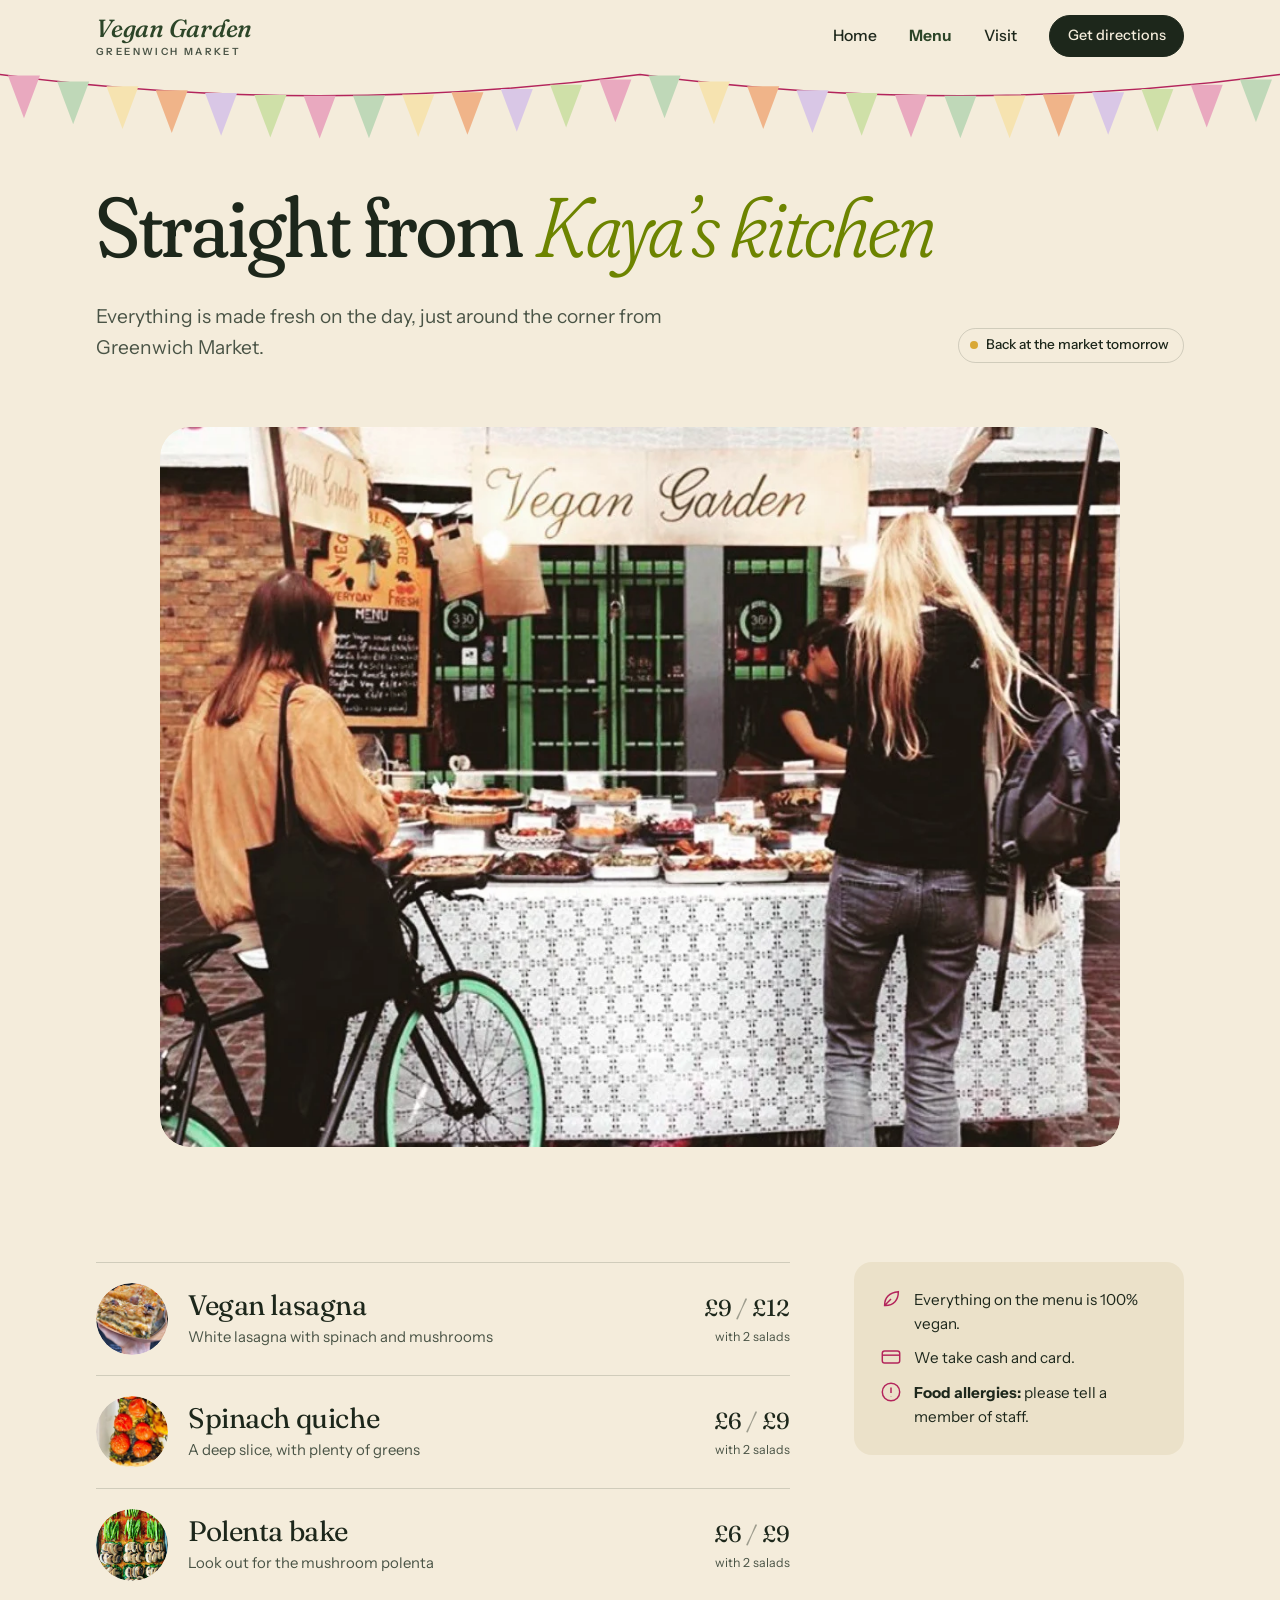
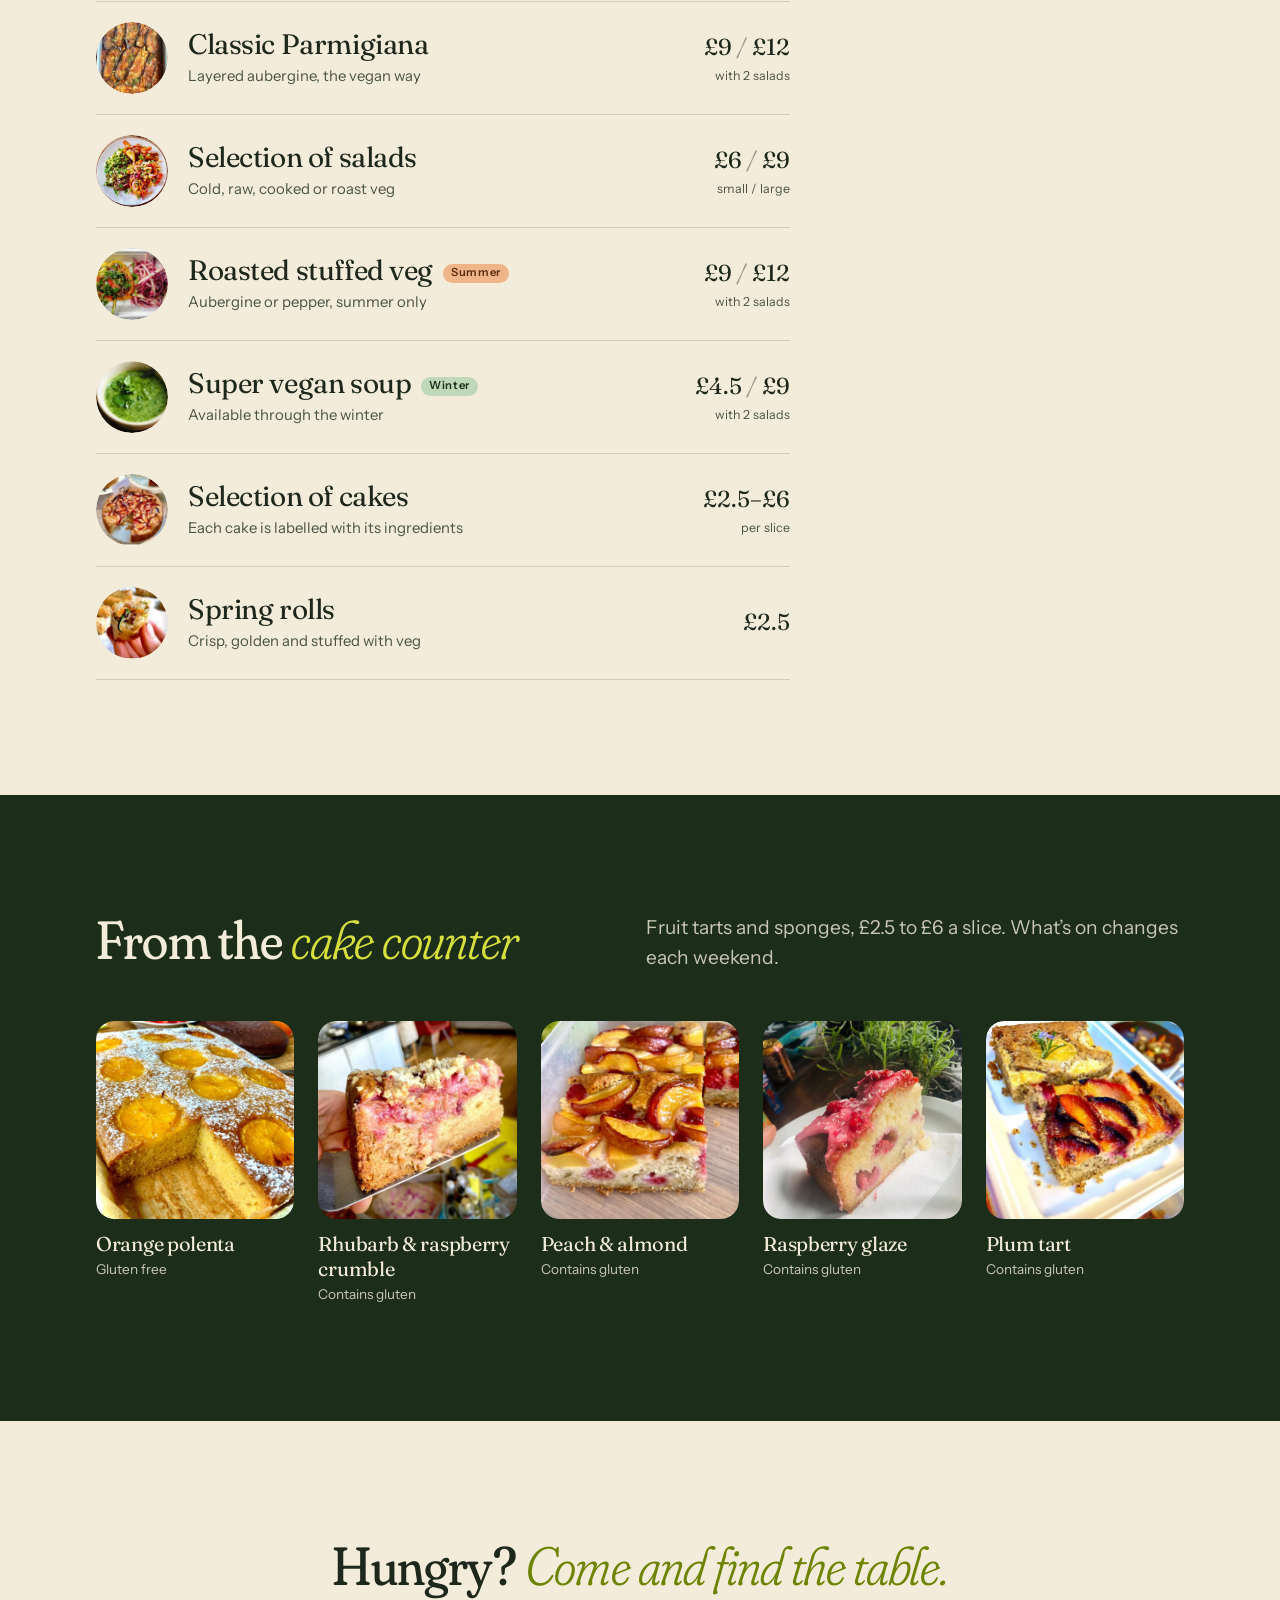
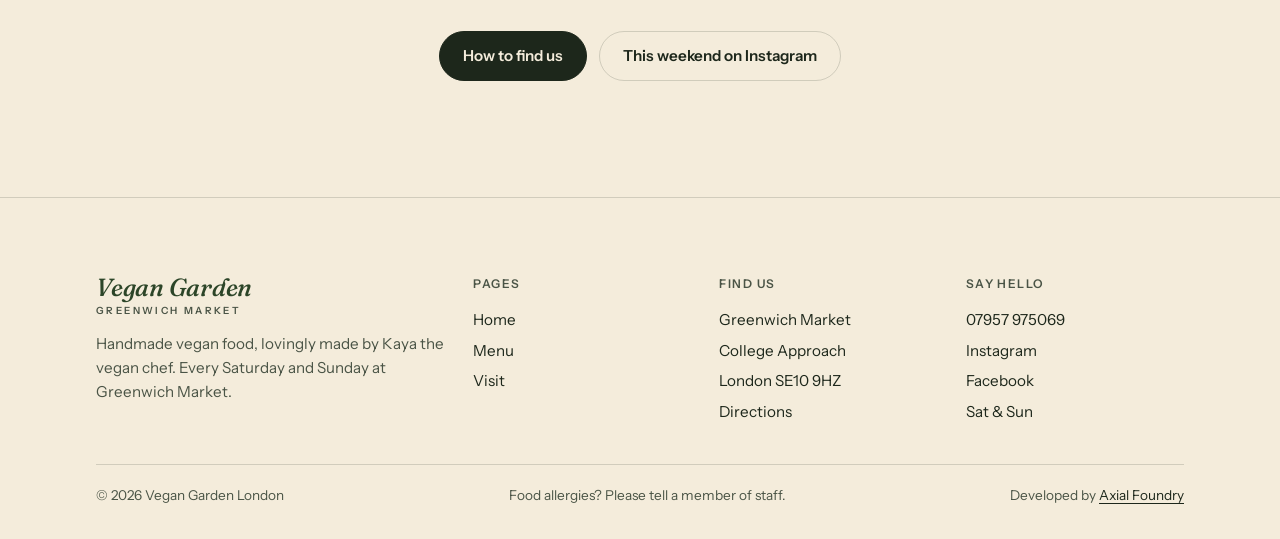
<file: menu.html>
<!doctype html>
<html lang="en-GB">
<head>
<meta charset="utf-8">
<meta name="viewport" content="width=device-width,initial-scale=1,viewport-fit=cover">
<meta http-equiv="X-UA-Compatible" content="IE=edge">
<title>Menu | Vegan Garden London</title>
<meta name="description" content="The Vegan Garden menu: vegan lasagna, spinach quiche, polenta bake, classic parmigiana, salads, seasonal stuffed veg and soup, spring rolls and cakes, with prices.">
<meta name="theme-color" content="#F4ECDB">
<meta name="format-detection" content="telephone=no">
<meta property="og:title" content="Menu | Vegan Garden London">
<meta property="og:description" content="The Vegan Garden menu: vegan lasagna, spinach quiche, polenta bake, classic parmigiana, salads, seasonal stuffed veg and soup, spring rolls and cakes, with prices.">
<meta property="og:image" content="assets/img/sign-bunting.webp">
<link rel="icon" href="assets/img/favicon.svg" type="image/svg+xml">
<link rel="preload" href="assets/fonts/fraunces-latin-full-normal.woff2" as="font" type="font/woff2" crossorigin>
<script>document.documentElement.className+=" js"</script>
<link rel="stylesheet" href="css/style.css">
<script type="application/ld+json">{"@context":"https://schema.org","@type":"Restaurant","name":"Vegan Garden London","description":"Handmade vegan food, lovingly made by Kaya the vegan chef, at Greenwich Market.","servesCuisine":"Vegan","telephone":"+447957975069","acceptsReservations":false,"paymentAccepted":"Cash, Card","address":{"@type":"PostalAddress","streetAddress":"Greenwich Market, College Approach","addressLocality":"London","postalCode":"SE10 9HZ","addressCountry":"GB"},"geo":{"@type":"GeoCoordinates","latitude":51.4814799,"longitude":-0.0092499},"aggregateRating":{"@type":"AggregateRating","ratingValue":"4.9","reviewCount":"96"},"sameAs":["https://www.instagram.com/vegangardenlondon/","https://www.facebook.com/people/Vegan-Garden-London/100057579065941/"]}</script>
</head>
<body>
<a class="skip" href="#main">Skip to content</a>
<header class="site-head">
  <div class="wrap">
    <a class="brand" href="index.html" aria-label="Vegan Garden London, home"><b>Vegan Garden</b><small>Greenwich Market</small></a>
    <button class="menu-toggle" type="button" aria-label="Open menu" aria-expanded="false" aria-controls="nav"><span></span><span></span></button>
    <nav class="nav" id="nav" aria-label="Main">
      <a href="index.html">Home</a><a href="menu.html" aria-current="page">Menu</a><a href="visit.html">Visit</a>
      <a class="btn" href="https://www.google.com/maps/dir/?api=1&amp;destination=51.4814799,-0.0092499" target="_blank" rel="noopener">Get directions</a>
    </nav>
  </div>
</header>
<main id="main">
  <section class="page-hero">
    <div class="bunting" aria-hidden="true"><svg viewBox="0 0 1200 70" preserveAspectRatio="xMidYMin slice"><path class="string" d="M0 6 Q300 46 600 6 Q900 46 1200 6"/><g><path class="flag" style="animation-delay:-0.00s" d="M8.1 7.1L38.1 7.1L23.1 47.1Z"/><path class="flag" style="animation-delay:-0.37s" d="M54.2 12.6L84.2 12.6L69.2 52.6Z"/><path class="flag" style="animation-delay:-0.74s" d="M100.4 17.1L130.4 17.1L115.4 57.1Z"/><path class="flag" style="animation-delay:-1.11s" d="M146.5 20.8L176.5 20.8L161.5 60.8Z"/><path class="flag" style="animation-delay:-1.48s" d="M192.7 23.4L222.7 23.4L207.7 63.4Z"/><path class="flag" style="animation-delay:-1.85s" d="M238.8 25.2L268.9 25.2L253.8 65.2Z"/><path class="flag" style="animation-delay:-2.22s" d="M285.0 25.9L315.0 25.9L300.0 66.0Z"/><path class="flag" style="animation-delay:-2.59s" d="M331.2 25.8L361.2 25.8L346.2 65.8Z"/><path class="flag" style="animation-delay:-2.96s" d="M377.3 24.7L407.3 24.7L392.3 64.7Z"/><path class="flag" style="animation-delay:-3.33s" d="M423.4 22.6L453.4 22.6L438.4 62.6Z"/><path class="flag" style="animation-delay:-3.70s" d="M469.6 19.6L499.6 19.6L484.6 59.6Z"/><path class="flag" style="animation-delay:-4.07s" d="M515.8 15.7L545.8 15.7L530.8 55.7Z"/><path class="flag" style="animation-delay:-4.44s" d="M561.9 10.8L591.9 10.8L576.9 50.8Z"/><path class="flag" style="animation-delay:-4.81s" d="M608.0 7.1L638.0 7.1L623.0 47.1Z"/><path class="flag" style="animation-delay:-5.18s" d="M654.2 12.6L684.2 12.6L669.2 52.6Z"/><path class="flag" style="animation-delay:-5.55s" d="M700.4 17.1L730.4 17.1L715.4 57.1Z"/><path class="flag" style="animation-delay:-5.92s" d="M746.5 20.8L776.5 20.8L761.5 60.8Z"/><path class="flag" style="animation-delay:-6.29s" d="M792.6 23.4L822.6 23.4L807.6 63.4Z"/><path class="flag" style="animation-delay:-6.66s" d="M838.8 25.2L868.8 25.2L853.8 65.2Z"/><path class="flag" style="animation-delay:-7.03s" d="M885.0 25.9L915.0 25.9L900.0 65.9Z"/><path class="flag" style="animation-delay:-7.40s" d="M931.1 25.8L961.1 25.8L946.1 65.8Z"/><path class="flag" style="animation-delay:-7.77s" d="M977.2 24.7L1007.2 24.7L992.2 64.7Z"/><path class="flag" style="animation-delay:-8.14s" d="M1023.4 22.6L1053.4 22.6L1038.4 62.6Z"/><path class="flag" style="animation-delay:-8.51s" d="M1069.5 19.6L1099.5 19.6L1084.5 59.6Z"/><path class="flag" style="animation-delay:-8.88s" d="M1115.7 15.7L1145.7 15.7L1130.7 55.7Z"/><path class="flag" style="animation-delay:-9.25s" d="M1161.8 10.8L1191.8 10.8L1176.8 50.8Z"/></g></svg></div>
    <div class="wrap">
      <h1 class="display">Straight from <em>Kaya’s kitchen</em></h1>
      <div class="row">
        <p class="lede">Everything is made fresh on the day, just around the corner from Greenwich Market.</p>
        <p class="status" data-status><i></i><span>Saturdays &amp; Sundays</span></p>
      </div>
    </div>
  </section>

  <div class="wrap"><div class="banner"><img src="assets/img/stall-board.webp" alt="Customers at the Vegan Garden stall, with its hand-painted sign, chalkboard menu and a table full of food" width="1080" height="810"></div></div>

  <section class="section">
    <div class="wrap menu-board">
      <ul class="mitems">
          <li class="mitem"><div class="thumb"><img src="assets/img/white-lasagna.webp" alt="" width="72" height="72" loading="lazy"></div><div><h3>Vegan lasagna </h3><p>White lasagna with spinach and mushrooms</p></div><div class="mprice">£9<span class="sep">/</span>£12<small>with 2 salads</small></div></li>
          <li class="mitem"><div class="thumb"><img src="assets/img/quiche-box.webp" alt="" width="72" height="72" loading="lazy"></div><div><h3>Spinach quiche </h3><p>A deep slice, with plenty of greens</p></div><div class="mprice">£6<span class="sep">/</span>£9<small>with 2 salads</small></div></li>
          <li class="mitem"><div class="thumb"><img src="assets/img/beans-mushroom-tray.webp" alt="" width="72" height="72" loading="lazy"></div><div><h3>Polenta bake </h3><p>Look out for the mushroom polenta</p></div><div class="mprice">£6<span class="sep">/</span>£9<small>with 2 salads</small></div></li>
          <li class="mitem"><div class="thumb"><img src="assets/img/parmigiana-tray.webp" alt="" width="72" height="72" loading="lazy"></div><div><h3>Classic Parmigiana </h3><p>Layered aubergine, the vegan way</p></div><div class="mprice">£9<span class="sep">/</span>£12<small>with 2 salads</small></div></li>
          <li class="mitem"><div class="thumb"><img src="assets/img/salad-plate.webp" alt="" width="72" height="72" loading="lazy"></div><div><h3>Selection of salads </h3><p>Cold, raw, cooked or roast veg</p></div><div class="mprice">£6<span class="sep">/</span>£9<small>small / large</small></div></li>
          <li class="mitem"><div class="thumb"><img src="assets/img/stuffed-veg.webp" alt="" width="72" height="72" loading="lazy"></div><div><h3>Roasted stuffed veg <span class="tag tag--sum">Summer</span></h3><p>Aubergine or pepper, summer only</p></div><div class="mprice">£9<span class="sep">/</span>£12<small>with 2 salads</small></div></li>
          <li class="mitem"><div class="thumb"><img src="assets/img/soup-bowl.webp" alt="" width="72" height="72" loading="lazy"></div><div><h3>Super vegan soup <span class="tag tag--win">Winter</span></h3><p>Available through the winter</p></div><div class="mprice">£4.5<span class="sep">/</span>£9<small>with 2 salads</small></div></li>
          <li class="mitem"><div class="thumb"><img src="assets/img/cake-selection.webp" alt="" width="72" height="72" loading="lazy"></div><div><h3>Selection of cakes </h3><p>Each cake is labelled with its ingredients</p></div><div class="mprice">£2.5–£6<small>per slice</small></div></li>
          <li class="mitem"><div class="thumb"><img src="assets/img/spring-roll-cut.webp" alt="" width="72" height="72" loading="lazy"></div><div><h3>Spring rolls </h3><p>Crisp, golden and stuffed with veg</p></div><div class="mprice">£2.5</div></li>
      </ul>
      <aside class="board-aside">
        <div class="card">
          <ul>
            <li><svg viewBox="0 0 24 24" fill="none" stroke="currentColor" stroke-width="1.6" aria-hidden="true"><path d="M5 19C5 10 11 5 20 4c0 9-5 15-14 15zM5 19l7-7"/></svg><span>Everything on the menu is 100% vegan.</span></li>
            <li><svg viewBox="0 0 24 24" fill="none" stroke="currentColor" stroke-width="1.6" aria-hidden="true"><rect x="2.5" y="5.5" width="19" height="13" rx="2.5"/><path d="M2.5 10h19"/></svg><span>We take cash and card.</span></li>
            <li><svg viewBox="0 0 24 24" fill="none" stroke="currentColor" stroke-width="1.6" aria-hidden="true"><circle cx="12" cy="12" r="9.5"/><path d="M12 7v6M12 16.5v.5"/></svg><span><strong>Food allergies:</strong> please tell a member of staff.</span></li>
          </ul>
        </div>
      </aside>
    </div>
  </section>

  <section class="section on-dark">
    <div class="wrap">
      <div class="sec-head">
        <h2 class="h2">From the <em>cake counter</em></h2>
        <p class="lede">Fruit tarts and sponges, £2.5 to £6 a slice. What’s on changes each weekend.</p>
      </div>
      <ul class="food food--5">
        <li class="zoom"><div class="photo"><img src="assets/img/orange-polenta.webp" alt="Orange polenta" loading="lazy"></div><div class="row"><h3>Orange polenta</h3></div><small>Gluten free</small></li>
        <li class="zoom"><div class="photo"><img src="assets/img/rhubarb-crumble.webp" alt="Rhubarb &amp; raspberry crumble" loading="lazy"></div><div class="row"><h3>Rhubarb &amp; raspberry crumble</h3></div><small>Contains gluten</small></li>
        <li class="zoom"><div class="photo"><img src="assets/img/peach-almond.webp" alt="Peach &amp; almond" loading="lazy"></div><div class="row"><h3>Peach &amp; almond</h3></div><small>Contains gluten</small></li>
        <li class="zoom"><div class="photo"><img src="assets/img/raspberry-slice.webp" alt="Raspberry glaze" loading="lazy"></div><div class="row"><h3>Raspberry glaze</h3></div><small>Contains gluten</small></li>
        <li class="zoom"><div class="photo"><img src="assets/img/plum-slices.webp" alt="Plum tart" loading="lazy"></div><div class="row"><h3>Plum tart</h3></div><small>Contains gluten</small></li>
      </ul>
    </div>
  </section>

  <section class="section">
    <div class="wrap" style="text-align:center">
      <h2 class="h2">Hungry? <em>Come and find the table.</em></h2>
      <div class="btns" style="justify-content:center;margin-top:2rem">
        <a class="btn" href="visit.html">How to find us</a>
        <a class="btn btn--ghost" href="https://www.instagram.com/vegangardenlondon/" target="_blank" rel="noopener">This weekend on Instagram</a>
      </div>
    </div>
  </section>
</main>
<footer class="site-foot">
  <div class="wrap">
    <div class="foot-grid">
      <div>
        <a class="brand" href="index.html" aria-label="Vegan Garden London, home"><b>Vegan Garden</b><small>Greenwich Market</small></a>
        <p>Handmade vegan food, lovingly made by Kaya the vegan chef. Every Saturday and Sunday at Greenwich Market.</p>
      </div>
      <div><h4>Pages</h4><ul><li><a href="index.html">Home</a></li><li><a href="menu.html">Menu</a></li><li><a href="visit.html">Visit</a></li></ul></div>
      <div><h4>Find us</h4><ul><li>Greenwich Market</li><li>College Approach</li><li>London SE10 9HZ</li><li><a href="https://www.google.com/maps/dir/?api=1&amp;destination=51.4814799,-0.0092499" target="_blank" rel="noopener">Directions</a></li></ul></div>
      <div><h4>Say hello</h4><ul><li><a href="tel:+447957975069">07957 975069</a></li><li><a href="https://www.instagram.com/vegangardenlondon/" target="_blank" rel="noopener">Instagram</a></li><li><a href="https://www.facebook.com/people/Vegan-Garden-London/100057579065941/" target="_blank" rel="noopener">Facebook</a></li><li>Sat &amp; Sun</li></ul></div>
    </div>
    <div class="foot-base"><span>&copy; <span data-year>2026</span> Vegan Garden London</span><span>Food allergies? Please tell a member of staff.</span><span>Developed by <a href="https://axialfoundary.com" target="_blank" rel="noopener">Axial Foundry</a></span></div>
  </div>
</footer>
<nav class="actionbar" aria-label="Quick actions">
  <a href="menu.html">Menu</a><a href="https://www.google.com/maps/dir/?api=1&amp;destination=51.4814799,-0.0092499" target="_blank" rel="noopener">Directions</a><a href="tel:+447957975069">Call</a>
</nav>
<script src="js/main.js" defer></script>
</body>
</html>
</file>
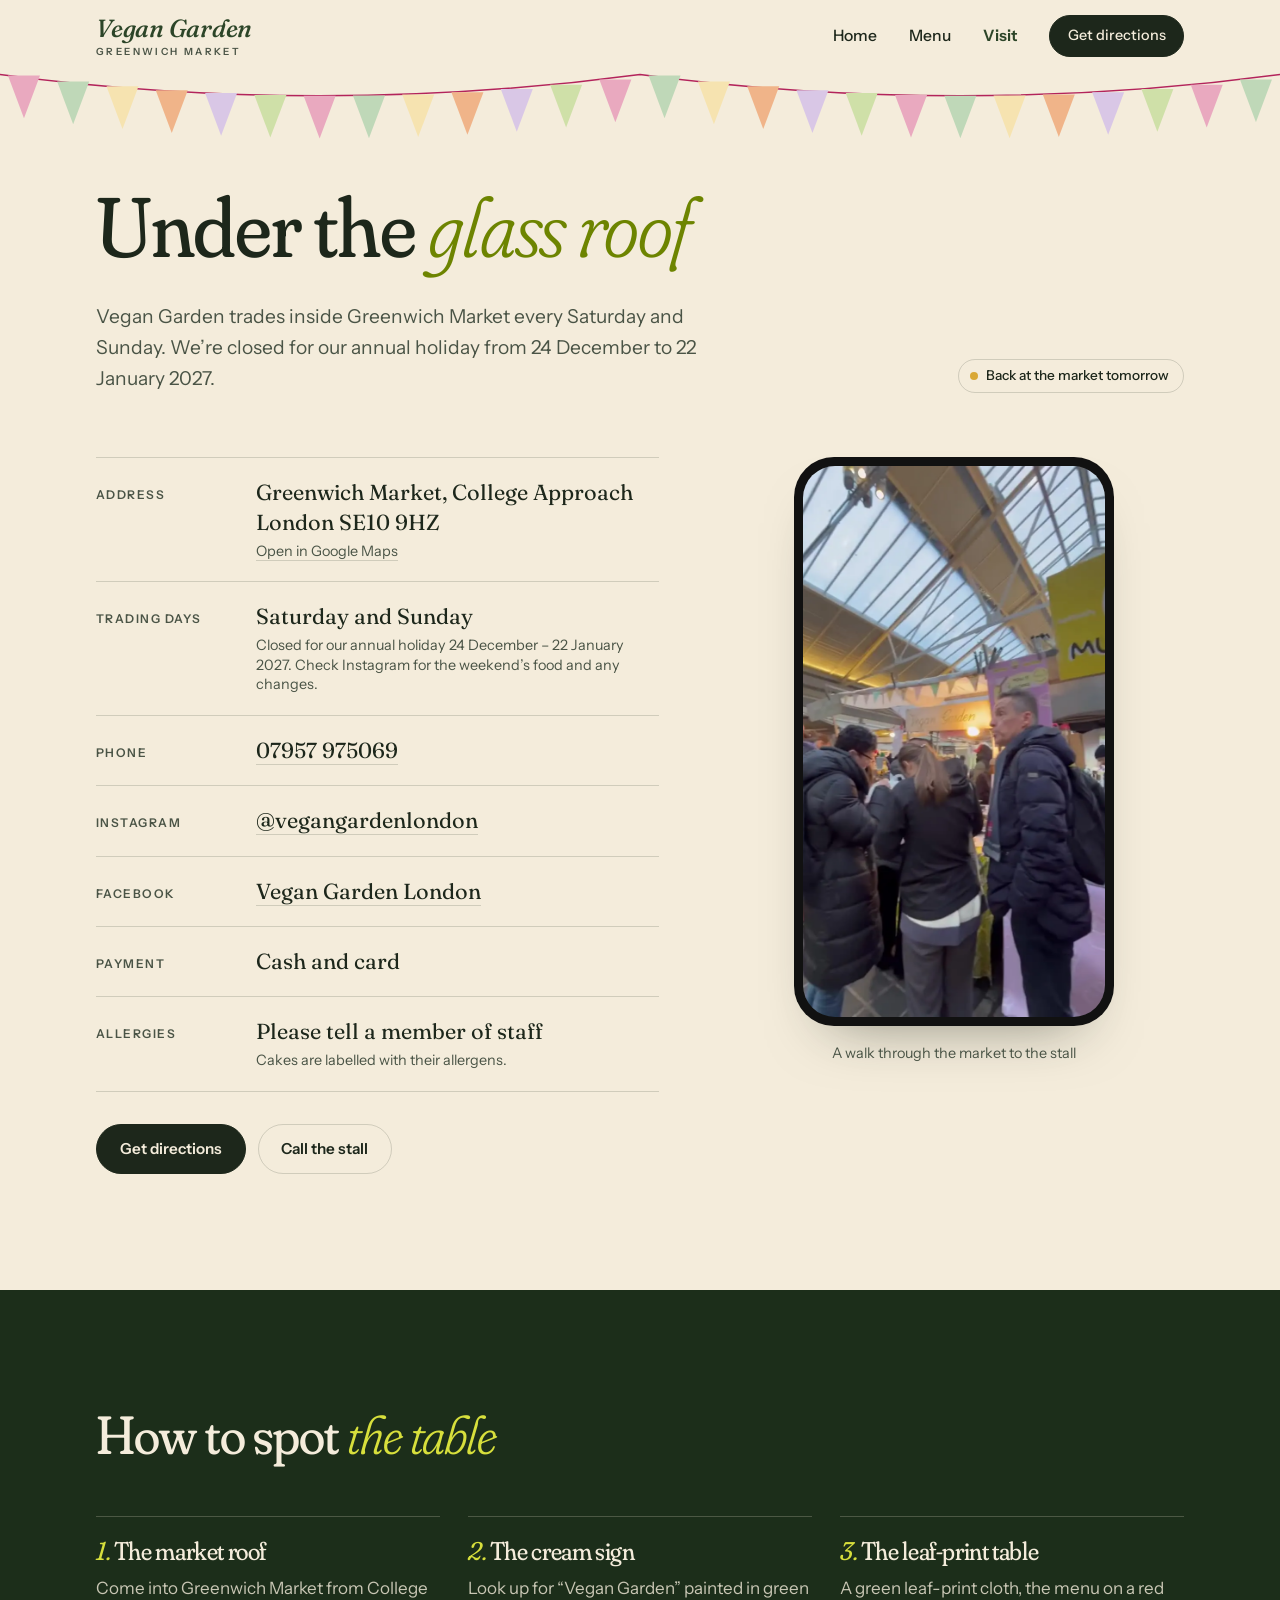
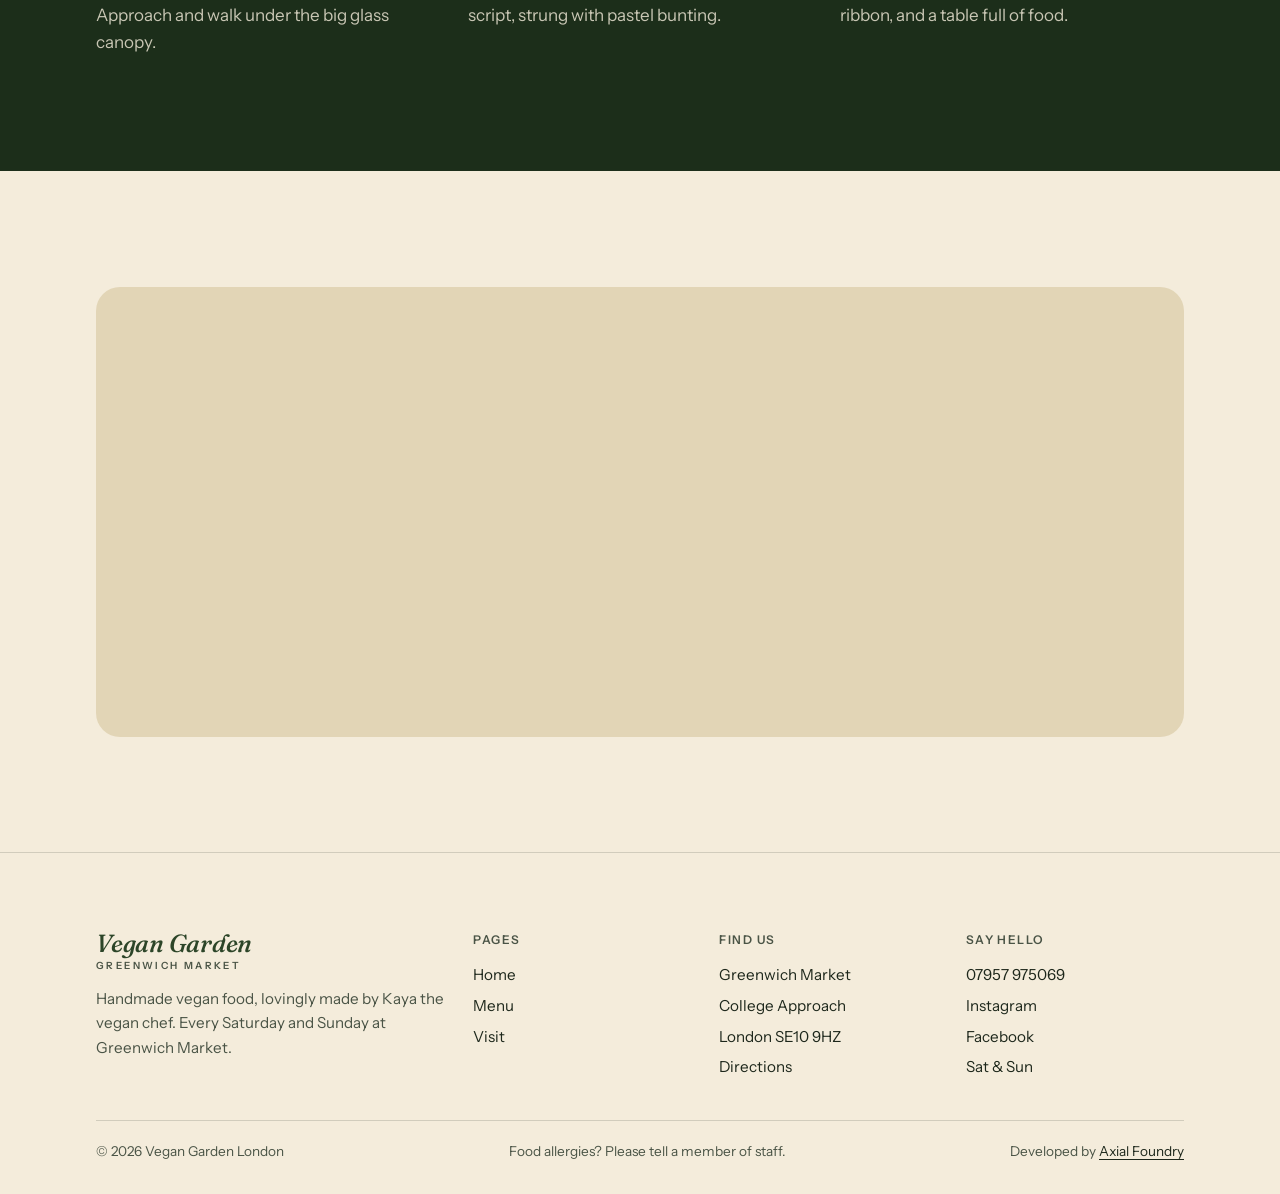
<file: visit.html>
<!doctype html>
<html lang="en-GB">
<head>
<meta charset="utf-8">
<meta name="viewport" content="width=device-width,initial-scale=1,viewport-fit=cover">
<meta http-equiv="X-UA-Compatible" content="IE=edge">
<title>Visit | Vegan Garden London</title>
<meta name="description" content="Find Vegan Garden inside Greenwich Market, College Approach, London SE10 9HZ. Open Saturday and Sunday. Cash and card accepted.">
<meta name="theme-color" content="#F4ECDB">
<meta name="format-detection" content="telephone=no">
<meta property="og:title" content="Visit | Vegan Garden London">
<meta property="og:description" content="Find Vegan Garden inside Greenwich Market, College Approach, London SE10 9HZ. Open Saturday and Sunday. Cash and card accepted.">
<meta property="og:image" content="assets/img/sign-bunting.webp">
<link rel="icon" href="assets/img/favicon.svg" type="image/svg+xml">
<link rel="preload" href="assets/fonts/fraunces-latin-full-normal.woff2" as="font" type="font/woff2" crossorigin>
<script>document.documentElement.className+=" js"</script>
<link rel="stylesheet" href="css/style.css">
<script type="application/ld+json">{"@context":"https://schema.org","@type":"Restaurant","name":"Vegan Garden London","description":"Handmade vegan food, lovingly made by Kaya the vegan chef, at Greenwich Market.","servesCuisine":"Vegan","telephone":"+447957975069","acceptsReservations":false,"paymentAccepted":"Cash, Card","address":{"@type":"PostalAddress","streetAddress":"Greenwich Market, College Approach","addressLocality":"London","postalCode":"SE10 9HZ","addressCountry":"GB"},"geo":{"@type":"GeoCoordinates","latitude":51.4814799,"longitude":-0.0092499},"aggregateRating":{"@type":"AggregateRating","ratingValue":"4.9","reviewCount":"96"},"sameAs":["https://www.instagram.com/vegangardenlondon/","https://www.facebook.com/people/Vegan-Garden-London/100057579065941/"]}</script>
</head>
<body>
<a class="skip" href="#main">Skip to content</a>
<header class="site-head">
  <div class="wrap">
    <a class="brand" href="index.html" aria-label="Vegan Garden London, home"><b>Vegan Garden</b><small>Greenwich Market</small></a>
    <button class="menu-toggle" type="button" aria-label="Open menu" aria-expanded="false" aria-controls="nav"><span></span><span></span></button>
    <nav class="nav" id="nav" aria-label="Main">
      <a href="index.html">Home</a><a href="menu.html">Menu</a><a href="visit.html" aria-current="page">Visit</a>
      <a class="btn" href="https://www.google.com/maps/dir/?api=1&amp;destination=51.4814799,-0.0092499" target="_blank" rel="noopener">Get directions</a>
    </nav>
  </div>
</header>
<main id="main">
  <section class="page-hero">
    <div class="bunting" aria-hidden="true"><svg viewBox="0 0 1200 70" preserveAspectRatio="xMidYMin slice"><path class="string" d="M0 6 Q300 46 600 6 Q900 46 1200 6"/><g><path class="flag" style="animation-delay:-0.00s" d="M8.1 7.1L38.1 7.1L23.1 47.1Z"/><path class="flag" style="animation-delay:-0.37s" d="M54.2 12.6L84.2 12.6L69.2 52.6Z"/><path class="flag" style="animation-delay:-0.74s" d="M100.4 17.1L130.4 17.1L115.4 57.1Z"/><path class="flag" style="animation-delay:-1.11s" d="M146.5 20.8L176.5 20.8L161.5 60.8Z"/><path class="flag" style="animation-delay:-1.48s" d="M192.7 23.4L222.7 23.4L207.7 63.4Z"/><path class="flag" style="animation-delay:-1.85s" d="M238.8 25.2L268.9 25.2L253.8 65.2Z"/><path class="flag" style="animation-delay:-2.22s" d="M285.0 25.9L315.0 25.9L300.0 66.0Z"/><path class="flag" style="animation-delay:-2.59s" d="M331.2 25.8L361.2 25.8L346.2 65.8Z"/><path class="flag" style="animation-delay:-2.96s" d="M377.3 24.7L407.3 24.7L392.3 64.7Z"/><path class="flag" style="animation-delay:-3.33s" d="M423.4 22.6L453.4 22.6L438.4 62.6Z"/><path class="flag" style="animation-delay:-3.70s" d="M469.6 19.6L499.6 19.6L484.6 59.6Z"/><path class="flag" style="animation-delay:-4.07s" d="M515.8 15.7L545.8 15.7L530.8 55.7Z"/><path class="flag" style="animation-delay:-4.44s" d="M561.9 10.8L591.9 10.8L576.9 50.8Z"/><path class="flag" style="animation-delay:-4.81s" d="M608.0 7.1L638.0 7.1L623.0 47.1Z"/><path class="flag" style="animation-delay:-5.18s" d="M654.2 12.6L684.2 12.6L669.2 52.6Z"/><path class="flag" style="animation-delay:-5.55s" d="M700.4 17.1L730.4 17.1L715.4 57.1Z"/><path class="flag" style="animation-delay:-5.92s" d="M746.5 20.8L776.5 20.8L761.5 60.8Z"/><path class="flag" style="animation-delay:-6.29s" d="M792.6 23.4L822.6 23.4L807.6 63.4Z"/><path class="flag" style="animation-delay:-6.66s" d="M838.8 25.2L868.8 25.2L853.8 65.2Z"/><path class="flag" style="animation-delay:-7.03s" d="M885.0 25.9L915.0 25.9L900.0 65.9Z"/><path class="flag" style="animation-delay:-7.40s" d="M931.1 25.8L961.1 25.8L946.1 65.8Z"/><path class="flag" style="animation-delay:-7.77s" d="M977.2 24.7L1007.2 24.7L992.2 64.7Z"/><path class="flag" style="animation-delay:-8.14s" d="M1023.4 22.6L1053.4 22.6L1038.4 62.6Z"/><path class="flag" style="animation-delay:-8.51s" d="M1069.5 19.6L1099.5 19.6L1084.5 59.6Z"/><path class="flag" style="animation-delay:-8.88s" d="M1115.7 15.7L1145.7 15.7L1130.7 55.7Z"/><path class="flag" style="animation-delay:-9.25s" d="M1161.8 10.8L1191.8 10.8L1176.8 50.8Z"/></g></svg></div>
    <div class="wrap">
      <h1 class="display">Under the <em>glass roof</em></h1>
      <div class="row">
        <p class="lede">Vegan Garden trades inside Greenwich Market every Saturday and Sunday. We’re closed for our annual holiday from 24 December to 22 January 2027.</p>
        <p class="status" data-status><i></i><span>Saturdays &amp; Sundays</span></p>
      </div>
    </div>
  </section>

  <section class="section section--tight">
    <div class="wrap visit-grid">
      <div>
        <ul class="info-list">
          <li><span>Address</span><p>Greenwich Market, College Approach<br>London SE10 9HZ<small><a href="https://www.google.com/maps/dir/?api=1&amp;destination=51.4814799,-0.0092499" target="_blank" rel="noopener">Open in Google Maps</a></small></p></li>
          <li><span>Trading days</span><p>Saturday and Sunday<small>Closed for our annual holiday 24 December – 22 January 2027. Check Instagram for the weekend’s food and any changes.</small></p></li>
          <li><span>Phone</span><p><a href="tel:+447957975069">07957 975069</a></p></li>
          <li><span>Instagram</span><p><a href="https://www.instagram.com/vegangardenlondon/" target="_blank" rel="noopener">@vegangardenlondon</a></p></li>
          <li><span>Facebook</span><p><a href="https://www.facebook.com/people/Vegan-Garden-London/100057579065941/" target="_blank" rel="noopener">Vegan Garden London</a></p></li>
          <li><span>Payment</span><p>Cash and card</p></li>
          <li><span>Allergies</span><p>Please tell a member of staff<small>Cakes are labelled with their allergens.</small></p></li>
        </ul>
        <div class="btns">
          <a class="btn" href="https://www.google.com/maps/dir/?api=1&amp;destination=51.4814799,-0.0092499" target="_blank" rel="noopener">Get directions</a>
          <a class="btn btn--ghost" href="tel:+447957975069">Call the stall</a>
        </div>
      </div>
      <div>
        <div class="phone"><video data-auto muted loop playsinline preload="none" poster="assets/img/poster-walk.webp" data-src="assets/video/market-walk.mp4" aria-label="A walk through Greenwich Market to the Vegan Garden stall"></video></div>
        <p class="phone-cap">A walk through the market to the stall</p>
      </div>
    </div>
  </section>

  <section class="section on-dark">
    <div class="wrap">
      <h2 class="h2" style="margin-bottom:clamp(28px,4vw,48px)">How to spot <em>the table</em></h2>
      <ol class="find">
        <li><h3 class="h3">The market roof</h3><p>Come into Greenwich Market from College Approach and walk under the big glass canopy.</p></li>
        <li><h3 class="h3">The cream sign</h3><p>Look up for “Vegan Garden” painted in green script, strung with pastel bunting.</p></li>
        <li><h3 class="h3">The leaf-print table</h3><p>A green leaf-print cloth, the menu on a red ribbon, and a table full of food.</p></li>
      </ol>
    </div>
  </section>

  <section class="section">
    <div class="wrap">
      <div class="map">
        <iframe title="Map showing Vegan Garden London at Greenwich Market" loading="lazy" referrerpolicy="no-referrer-when-downgrade" src="https://maps.google.com/maps?q=Vegan%20Garden%20London%2C%20Greenwich%20Market%2C%20SE10%209HZ&amp;ll=51.4814799,-0.0092499&amp;z=17&amp;output=embed"></iframe>
      </div>
    </div>
  </section>
</main>
<footer class="site-foot">
  <div class="wrap">
    <div class="foot-grid">
      <div>
        <a class="brand" href="index.html" aria-label="Vegan Garden London, home"><b>Vegan Garden</b><small>Greenwich Market</small></a>
        <p>Handmade vegan food, lovingly made by Kaya the vegan chef. Every Saturday and Sunday at Greenwich Market.</p>
      </div>
      <div><h4>Pages</h4><ul><li><a href="index.html">Home</a></li><li><a href="menu.html">Menu</a></li><li><a href="visit.html">Visit</a></li></ul></div>
      <div><h4>Find us</h4><ul><li>Greenwich Market</li><li>College Approach</li><li>London SE10 9HZ</li><li><a href="https://www.google.com/maps/dir/?api=1&amp;destination=51.4814799,-0.0092499" target="_blank" rel="noopener">Directions</a></li></ul></div>
      <div><h4>Say hello</h4><ul><li><a href="tel:+447957975069">07957 975069</a></li><li><a href="https://www.instagram.com/vegangardenlondon/" target="_blank" rel="noopener">Instagram</a></li><li><a href="https://www.facebook.com/people/Vegan-Garden-London/100057579065941/" target="_blank" rel="noopener">Facebook</a></li><li>Sat &amp; Sun</li></ul></div>
    </div>
    <div class="foot-base"><span>&copy; <span data-year>2026</span> Vegan Garden London</span><span>Food allergies? Please tell a member of staff.</span><span>Developed by <a href="https://axialfoundary.com" target="_blank" rel="noopener">Axial Foundry</a></span></div>
  </div>
</footer>
<nav class="actionbar" aria-label="Quick actions">
  <a href="menu.html">Menu</a><a href="https://www.google.com/maps/dir/?api=1&amp;destination=51.4814799,-0.0092499" target="_blank" rel="noopener">Directions</a><a href="tel:+447957975069">Call</a>
</nav>
<script src="js/main.js" defer></script>
</body>
</html>
</file>
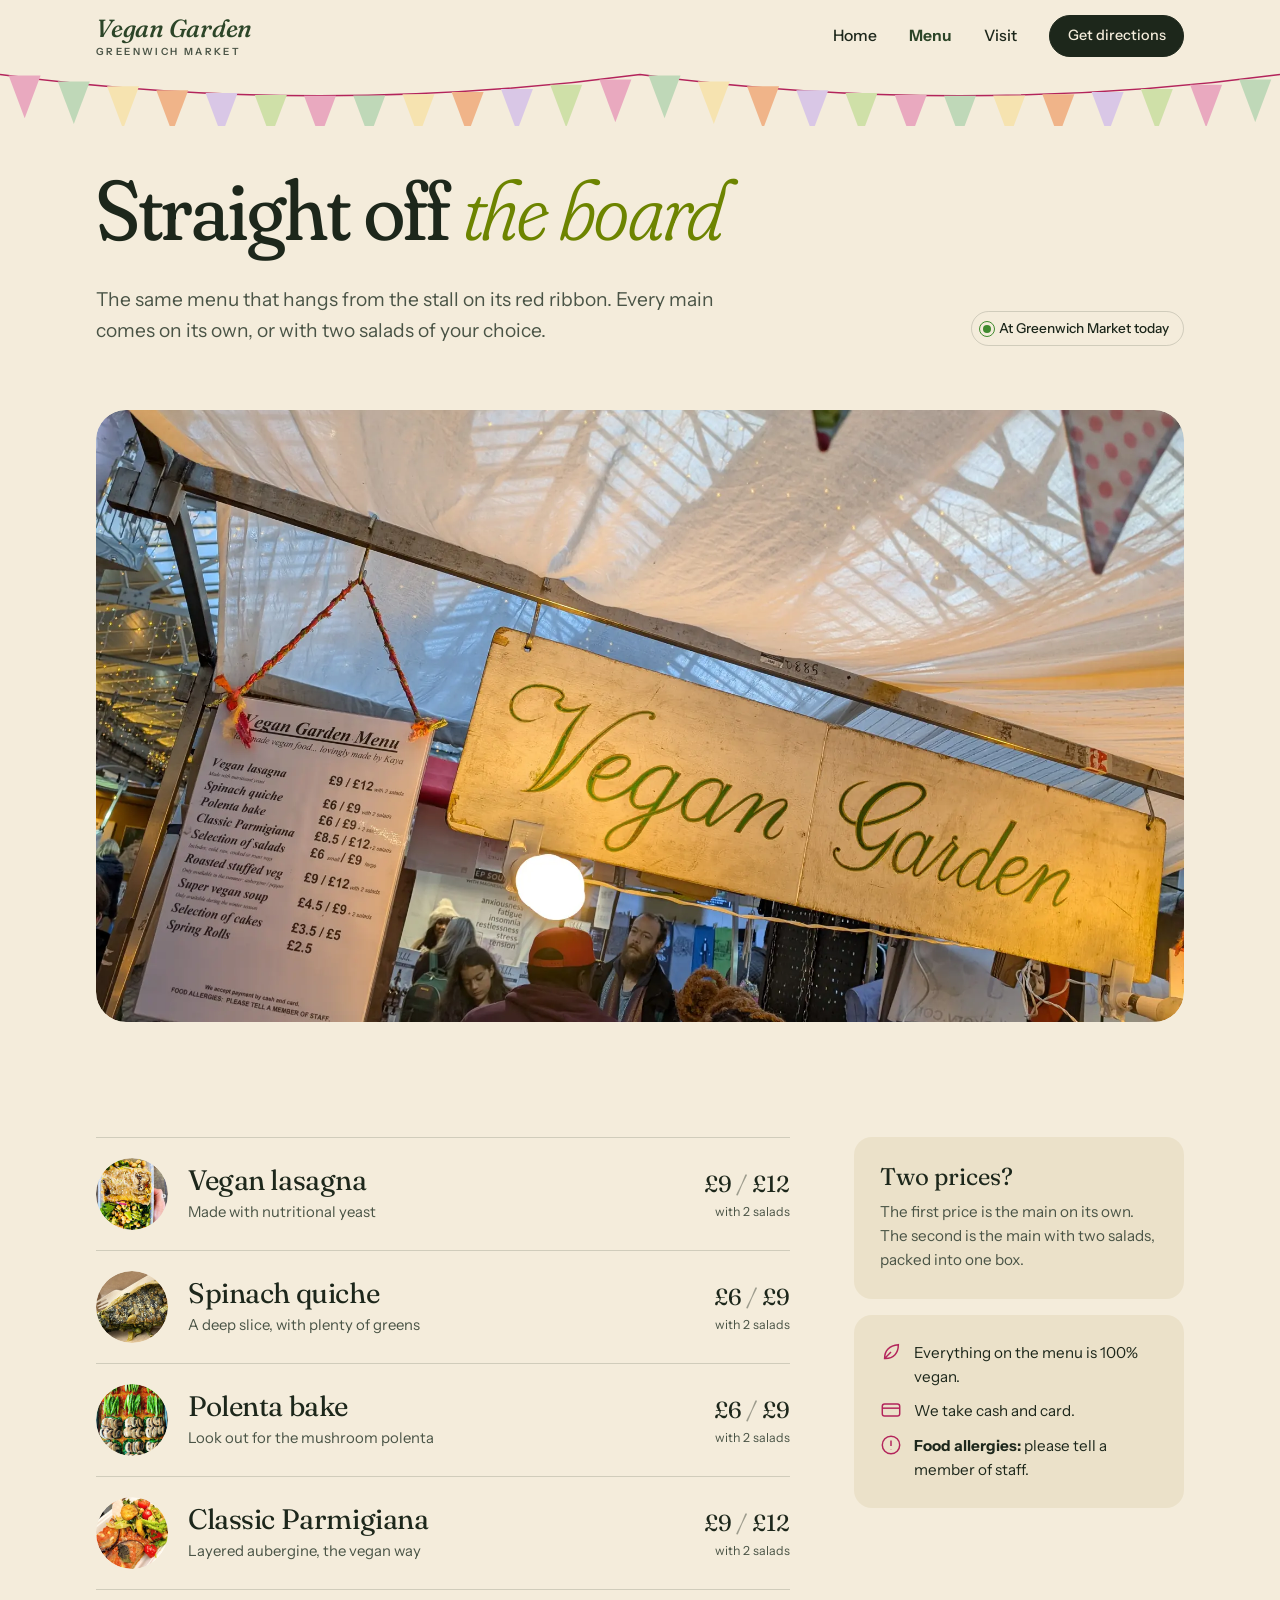
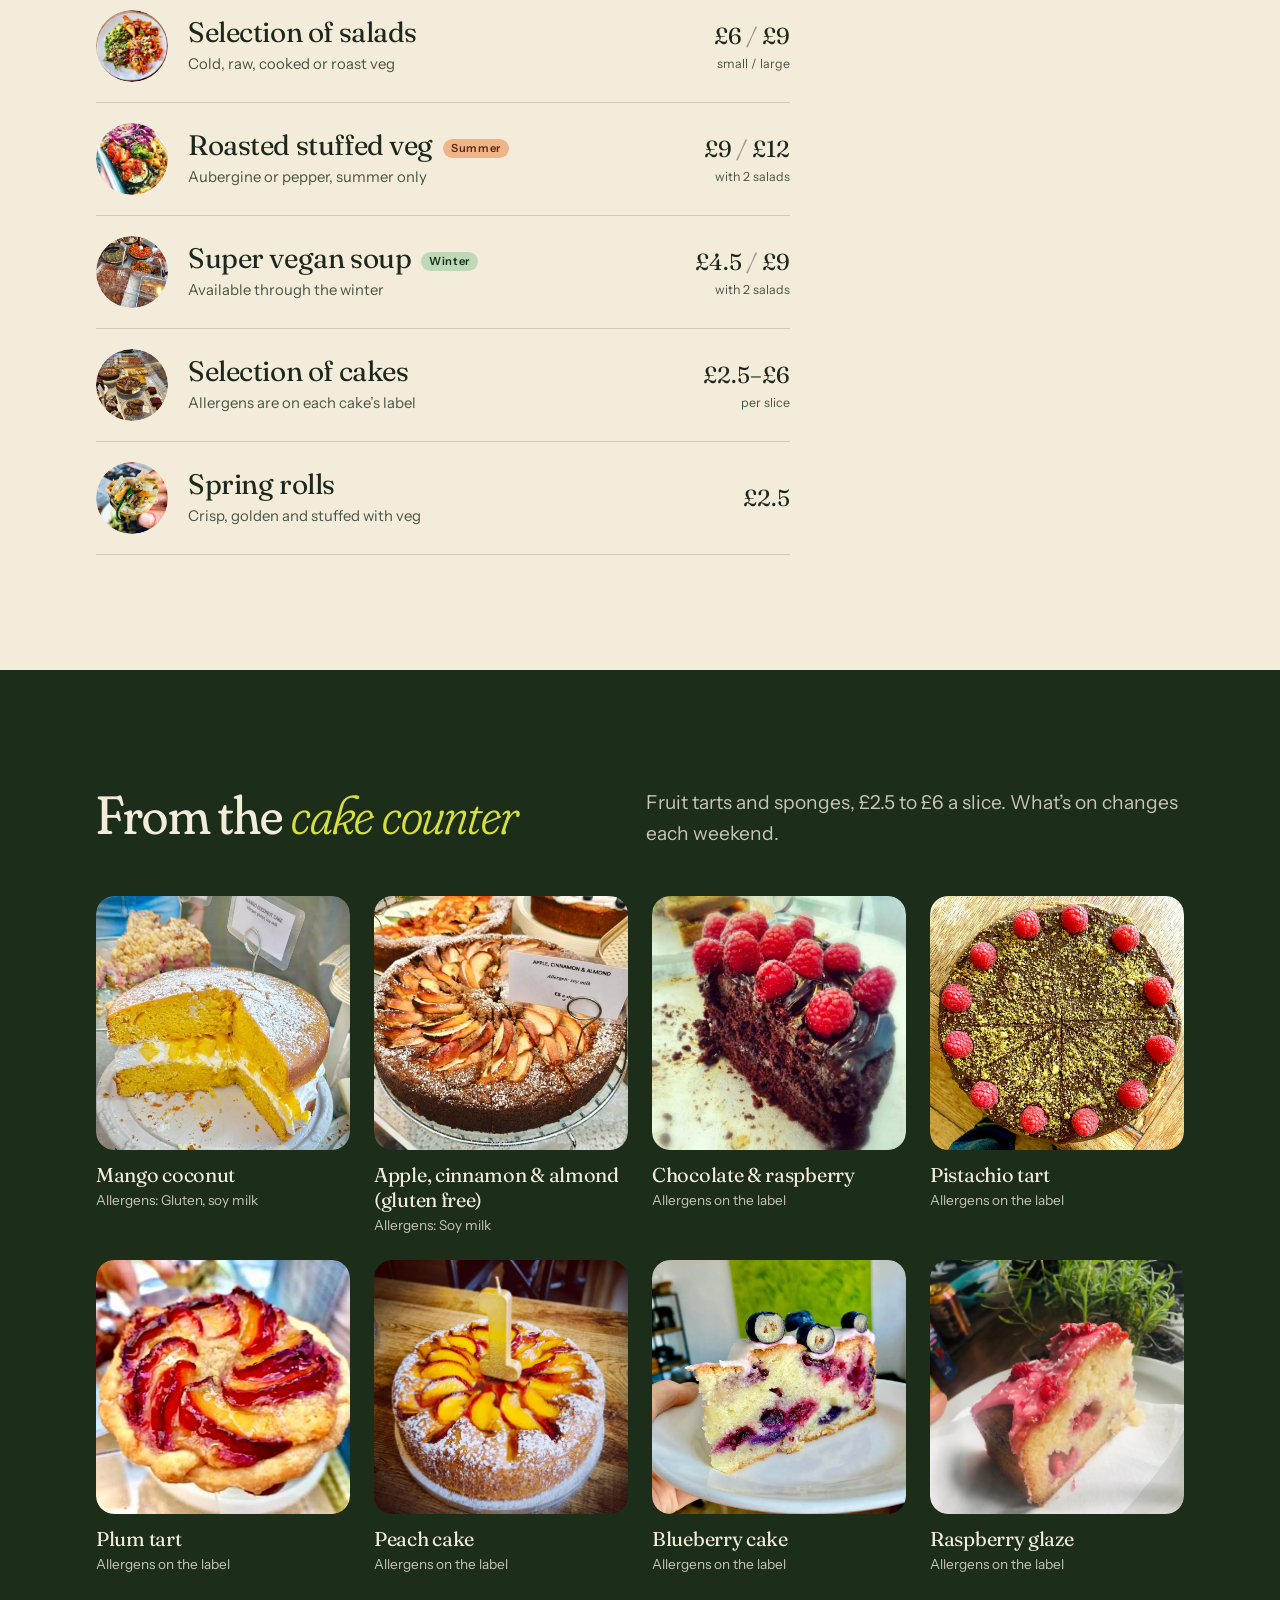
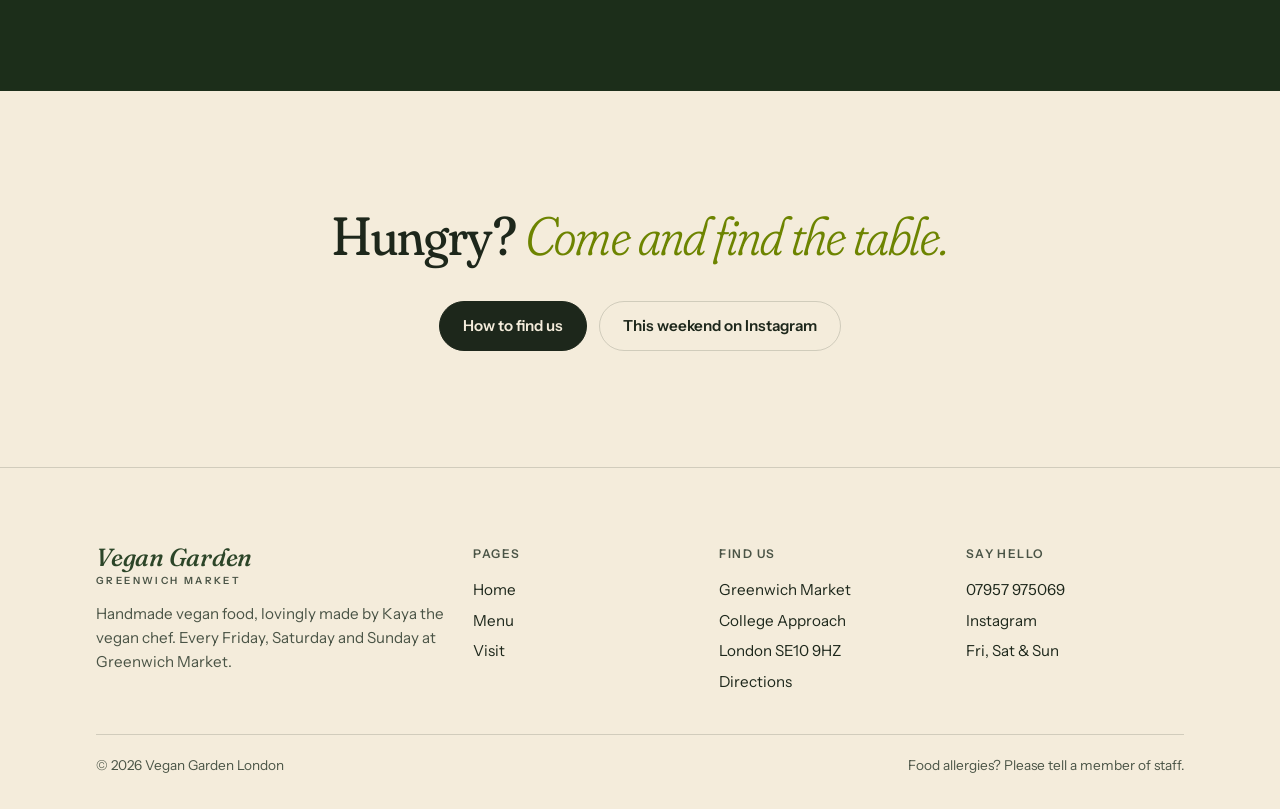
<file: vegan-garden-london/menu.html>
<!doctype html>
<html lang="en-GB">
<head>
<meta charset="utf-8">
<meta name="viewport" content="width=device-width,initial-scale=1,viewport-fit=cover">
<meta http-equiv="X-UA-Compatible" content="IE=edge">
<title>Menu | Vegan Garden London</title>
<meta name="description" content="The Vegan Garden menu: vegan lasagna, spinach quiche, polenta bake, classic parmigiana, salads, seasonal stuffed veg and soup, spring rolls and cakes, with prices.">
<meta name="theme-color" content="#F4ECDB">
<meta name="format-detection" content="telephone=no">
<meta property="og:title" content="Menu | Vegan Garden London">
<meta property="og:description" content="The Vegan Garden menu: vegan lasagna, spinach quiche, polenta bake, classic parmigiana, salads, seasonal stuffed veg and soup, spring rolls and cakes, with prices.">
<meta property="og:image" content="assets/img/sign-bunting.webp">
<link rel="icon" href="assets/img/favicon.svg" type="image/svg+xml">
<link rel="preload" href="assets/fonts/fraunces-latin-full-normal.woff2" as="font" type="font/woff2" crossorigin>
<script>document.documentElement.className+=" js"</script>
<link rel="stylesheet" href="css/style.css">
<script type="application/ld+json">{"@context":"https://schema.org","@type":"Restaurant","name":"Vegan Garden London","description":"Handmade vegan food, lovingly made by Kaya the vegan chef, at Greenwich Market.","servesCuisine":"Vegan","telephone":"+447957975069","acceptsReservations":false,"paymentAccepted":"Cash, Card","address":{"@type":"PostalAddress","streetAddress":"Greenwich Market, College Approach","addressLocality":"London","postalCode":"SE10 9HZ","addressCountry":"GB"},"geo":{"@type":"GeoCoordinates","latitude":51.4814799,"longitude":-0.0092499},"aggregateRating":{"@type":"AggregateRating","ratingValue":"4.9","reviewCount":"96"},"sameAs":["https://www.instagram.com/vegangardenlondon/"]}</script>
</head>
<body>
<a class="skip" href="#main">Skip to content</a>
<header class="site-head">
  <div class="wrap">
    <a class="brand" href="index.html" aria-label="Vegan Garden London, home"><b>Vegan Garden</b><small>Greenwich Market</small></a>
    <button class="menu-toggle" type="button" aria-label="Open menu" aria-expanded="false" aria-controls="nav"><span></span><span></span></button>
    <nav class="nav" id="nav" aria-label="Main">
      <a href="index.html">Home</a><a href="menu.html" aria-current="page">Menu</a><a href="visit.html">Visit</a>
      <a class="btn" href="https://www.google.com/maps/dir/?api=1&amp;destination=51.4814799,-0.0092499" target="_blank" rel="noopener">Get directions</a>
    </nav>
  </div>
</header>
<main id="main">
  <section class="page-hero">
    <div class="bunting" aria-hidden="true"><svg viewBox="0 0 1200 70" preserveAspectRatio="xMidYMin slice"><path class="string" d="M0 6 Q300 46 600 6 Q900 46 1200 6"/><g><path class="flag" style="animation-delay:-0.00s" d="M8.1 7.1L38.1 7.1L23.1 47.1Z"/><path class="flag" style="animation-delay:-0.37s" d="M54.2 12.6L84.2 12.6L69.2 52.6Z"/><path class="flag" style="animation-delay:-0.74s" d="M100.4 17.1L130.4 17.1L115.4 57.1Z"/><path class="flag" style="animation-delay:-1.11s" d="M146.5 20.8L176.5 20.8L161.5 60.8Z"/><path class="flag" style="animation-delay:-1.48s" d="M192.7 23.4L222.7 23.4L207.7 63.4Z"/><path class="flag" style="animation-delay:-1.85s" d="M238.8 25.2L268.9 25.2L253.8 65.2Z"/><path class="flag" style="animation-delay:-2.22s" d="M285.0 25.9L315.0 25.9L300.0 66.0Z"/><path class="flag" style="animation-delay:-2.59s" d="M331.2 25.8L361.2 25.8L346.2 65.8Z"/><path class="flag" style="animation-delay:-2.96s" d="M377.3 24.7L407.3 24.7L392.3 64.7Z"/><path class="flag" style="animation-delay:-3.33s" d="M423.4 22.6L453.4 22.6L438.4 62.6Z"/><path class="flag" style="animation-delay:-3.70s" d="M469.6 19.6L499.6 19.6L484.6 59.6Z"/><path class="flag" style="animation-delay:-4.07s" d="M515.8 15.7L545.8 15.7L530.8 55.7Z"/><path class="flag" style="animation-delay:-4.44s" d="M561.9 10.8L591.9 10.8L576.9 50.8Z"/><path class="flag" style="animation-delay:-4.81s" d="M608.0 7.1L638.0 7.1L623.0 47.1Z"/><path class="flag" style="animation-delay:-5.18s" d="M654.2 12.6L684.2 12.6L669.2 52.6Z"/><path class="flag" style="animation-delay:-5.55s" d="M700.4 17.1L730.4 17.1L715.4 57.1Z"/><path class="flag" style="animation-delay:-5.92s" d="M746.5 20.8L776.5 20.8L761.5 60.8Z"/><path class="flag" style="animation-delay:-6.29s" d="M792.6 23.4L822.6 23.4L807.6 63.4Z"/><path class="flag" style="animation-delay:-6.66s" d="M838.8 25.2L868.8 25.2L853.8 65.2Z"/><path class="flag" style="animation-delay:-7.03s" d="M885.0 25.9L915.0 25.9L900.0 65.9Z"/><path class="flag" style="animation-delay:-7.40s" d="M931.1 25.8L961.1 25.8L946.1 65.8Z"/><path class="flag" style="animation-delay:-7.77s" d="M977.2 24.7L1007.2 24.7L992.2 64.7Z"/><path class="flag" style="animation-delay:-8.14s" d="M1023.4 22.6L1053.4 22.6L1038.4 62.6Z"/><path class="flag" style="animation-delay:-8.51s" d="M1069.5 19.6L1099.5 19.6L1084.5 59.6Z"/><path class="flag" style="animation-delay:-8.88s" d="M1115.7 15.7L1145.7 15.7L1130.7 55.7Z"/><path class="flag" style="animation-delay:-9.25s" d="M1161.8 10.8L1191.8 10.8L1176.8 50.8Z"/></g></svg></div>
    <div class="wrap">
      <h1 class="display">Straight off <em>the board</em></h1>
      <div class="row">
        <p class="lede">The same menu that hangs from the stall on its red ribbon. Every main comes on its own, or with two salads of your choice.</p>
        <p class="status" data-status><i></i><span>Fridays, Saturdays &amp; Sundays</span></p>
      </div>
    </div>
  </section>

  <div class="wrap"><div class="banner"><img src="assets/img/sign-bunting.webp" alt="The Vegan Garden sign with bunting and the menu board hanging beside it" width="2000" height="1506"></div></div>

  <section class="section">
    <div class="wrap menu-board">
      <ul class="mitems">
          <li class="mitem"><div class="thumb"><img src="assets/img/lasagne-chickpea.webp" alt="" width="72" height="72" loading="lazy"></div><div><h3>Vegan lasagna </h3><p>Made with nutritional yeast</p></div><div class="mprice">£9<span class="sep">/</span>£12<small>with 2 salads</small></div></li>
          <li class="mitem"><div class="thumb"><img src="assets/img/quiche-slice.webp" alt="" width="72" height="72" loading="lazy"></div><div><h3>Spinach quiche </h3><p>A deep slice, with plenty of greens</p></div><div class="mprice">£6<span class="sep">/</span>£9<small>with 2 salads</small></div></li>
          <li class="mitem"><div class="thumb"><img src="assets/img/beans-mushroom-tray.webp" alt="" width="72" height="72" loading="lazy"></div><div><h3>Polenta bake </h3><p>Look out for the mushroom polenta</p></div><div class="mprice">£6<span class="sep">/</span>£9<small>with 2 salads</small></div></li>
          <li class="mitem"><div class="thumb"><img src="assets/img/parmigiana.webp" alt="" width="72" height="72" loading="lazy"></div><div><h3>Classic Parmigiana </h3><p>Layered aubergine, the vegan way</p></div><div class="mprice">£9<span class="sep">/</span>£12<small>with 2 salads</small></div></li>
          <li class="mitem"><div class="thumb"><img src="assets/img/salad-plate.webp" alt="" width="72" height="72" loading="lazy"></div><div><h3>Selection of salads </h3><p>Cold, raw, cooked or roast veg</p></div><div class="mprice">£6<span class="sep">/</span>£9<small>small / large</small></div></li>
          <li class="mitem"><div class="thumb"><img src="assets/img/tart-tomato-box.webp" alt="" width="72" height="72" loading="lazy"></div><div><h3>Roasted stuffed veg <span class="tag tag--sum">Summer</span></h3><p>Aubergine or pepper, summer only</p></div><div class="mprice">£9<span class="sep">/</span>£12<small>with 2 salads</small></div></li>
          <li class="mitem"><div class="thumb"><img src="assets/img/stall-trays.webp" alt="" width="72" height="72" loading="lazy"></div><div><h3>Super vegan soup <span class="tag tag--win">Winter</span></h3><p>Available through the winter</p></div><div class="mprice">£4.5<span class="sep">/</span>£9<small>with 2 salads</small></div></li>
          <li class="mitem"><div class="thumb"><img src="assets/img/cakes-display.webp" alt="" width="72" height="72" loading="lazy"></div><div><h3>Selection of cakes </h3><p>Allergens are on each cake’s label</p></div><div class="mprice">£2.5–£6<small>per slice</small></div></li>
          <li class="mitem"><div class="thumb"><img src="assets/img/spring-rolls.webp" alt="" width="72" height="72" loading="lazy"></div><div><h3>Spring rolls </h3><p>Crisp, golden and stuffed with veg</p></div><div class="mprice">£2.5</div></li>
      </ul>
      <aside class="board-aside">
        <div class="card">
          <h3>Two prices?</h3>
          <p>The first price is the main on its own. The second is the main with two salads, packed into one box.</p>
        </div>
        <div class="card">
          <ul>
            <li><svg viewBox="0 0 24 24" fill="none" stroke="currentColor" stroke-width="1.6" aria-hidden="true"><path d="M5 19C5 10 11 5 20 4c0 9-5 15-14 15zM5 19l7-7"/></svg><span>Everything on the menu is 100% vegan.</span></li>
            <li><svg viewBox="0 0 24 24" fill="none" stroke="currentColor" stroke-width="1.6" aria-hidden="true"><rect x="2.5" y="5.5" width="19" height="13" rx="2.5"/><path d="M2.5 10h19"/></svg><span>We take cash and card.</span></li>
            <li><svg viewBox="0 0 24 24" fill="none" stroke="currentColor" stroke-width="1.6" aria-hidden="true"><circle cx="12" cy="12" r="9.5"/><path d="M12 7v6M12 16.5v.5"/></svg><span><strong>Food allergies:</strong> please tell a member of staff.</span></li>
          </ul>
        </div>
      </aside>
    </div>
  </section>

  <section class="section on-dark">
    <div class="wrap">
      <div class="sec-head">
        <h2 class="h2">From the <em>cake counter</em></h2>
        <p class="lede">Fruit tarts and sponges, £2.5 to £6 a slice. What’s on changes each weekend.</p>
      </div>
      <ul class="food">
        <li class="zoom"><div class="photo"><img src="assets/img/mango-coconut.webp" alt="Mango coconut cake" loading="lazy"></div><div class="row"><h3>Mango coconut</h3></div><small>Allergens: Gluten, soy milk</small></li>
        <li class="zoom"><div class="photo"><img src="assets/img/apple-almond-cake.webp" alt="Apple, cinnamon &amp; almond (gluten free) cake" loading="lazy"></div><div class="row"><h3>Apple, cinnamon &amp; almond (gluten free)</h3></div><small>Allergens: Soy milk</small></li>
        <li class="zoom"><div class="photo"><img src="assets/img/raspberry-choc.webp" alt="Chocolate &amp; raspberry" loading="lazy"></div><div class="row"><h3>Chocolate &amp; raspberry</h3></div><small>Allergens on the label</small></li>
        <li class="zoom"><div class="photo"><img src="assets/img/pistachio-tart.webp" alt="Pistachio tart" loading="lazy"></div><div class="row"><h3>Pistachio tart</h3></div><small>Allergens on the label</small></li>
        <li class="zoom"><div class="photo"><img src="assets/img/plum-tart.webp" alt="Plum tart" loading="lazy"></div><div class="row"><h3>Plum tart</h3></div><small>Allergens on the label</small></li>
        <li class="zoom"><div class="photo"><img src="assets/img/peach-cake.webp" alt="Peach cake" loading="lazy"></div><div class="row"><h3>Peach cake</h3></div><small>Allergens on the label</small></li>
        <li class="zoom"><div class="photo"><img src="assets/img/blueberry-slice.webp" alt="Blueberry cake" loading="lazy"></div><div class="row"><h3>Blueberry cake</h3></div><small>Allergens on the label</small></li>
        <li class="zoom"><div class="photo"><img src="assets/img/raspberry-slice.webp" alt="Raspberry glaze" loading="lazy"></div><div class="row"><h3>Raspberry glaze</h3></div><small>Allergens on the label</small></li>
      </ul>
    </div>
  </section>

  <section class="section">
    <div class="wrap" style="text-align:center">
      <h2 class="h2">Hungry? <em>Come and find the table.</em></h2>
      <div class="btns" style="justify-content:center;margin-top:2rem">
        <a class="btn" href="visit.html">How to find us</a>
        <a class="btn btn--ghost" href="https://www.instagram.com/vegangardenlondon/" target="_blank" rel="noopener">This weekend on Instagram</a>
      </div>
    </div>
  </section>
</main>
<footer class="site-foot">
  <div class="wrap">
    <div class="foot-grid">
      <div>
        <a class="brand" href="index.html" aria-label="Vegan Garden London, home"><b>Vegan Garden</b><small>Greenwich Market</small></a>
        <p>Handmade vegan food, lovingly made by Kaya the vegan chef. Every Friday, Saturday and Sunday at Greenwich Market.</p>
      </div>
      <div><h4>Pages</h4><ul><li><a href="index.html">Home</a></li><li><a href="menu.html">Menu</a></li><li><a href="visit.html">Visit</a></li></ul></div>
      <div><h4>Find us</h4><ul><li>Greenwich Market</li><li>College Approach</li><li>London SE10 9HZ</li><li><a href="https://www.google.com/maps/dir/?api=1&amp;destination=51.4814799,-0.0092499" target="_blank" rel="noopener">Directions</a></li></ul></div>
      <div><h4>Say hello</h4><ul><li><a href="tel:+447957975069">07957 975069</a></li><li><a href="https://www.instagram.com/vegangardenlondon/" target="_blank" rel="noopener">Instagram</a></li><li>Fri, Sat &amp; Sun</li></ul></div>
    </div>
    <div class="foot-base"><span>&copy; <span data-year>2026</span> Vegan Garden London</span><span>Food allergies? Please tell a member of staff.</span></div>
  </div>
</footer>
<nav class="actionbar" aria-label="Quick actions">
  <a href="menu.html">Menu</a><a href="https://www.google.com/maps/dir/?api=1&amp;destination=51.4814799,-0.0092499" target="_blank" rel="noopener">Directions</a><a href="tel:+447957975069">Call</a>
</nav>
<script src="js/main.js" defer></script>
</body>
</html>
</file>
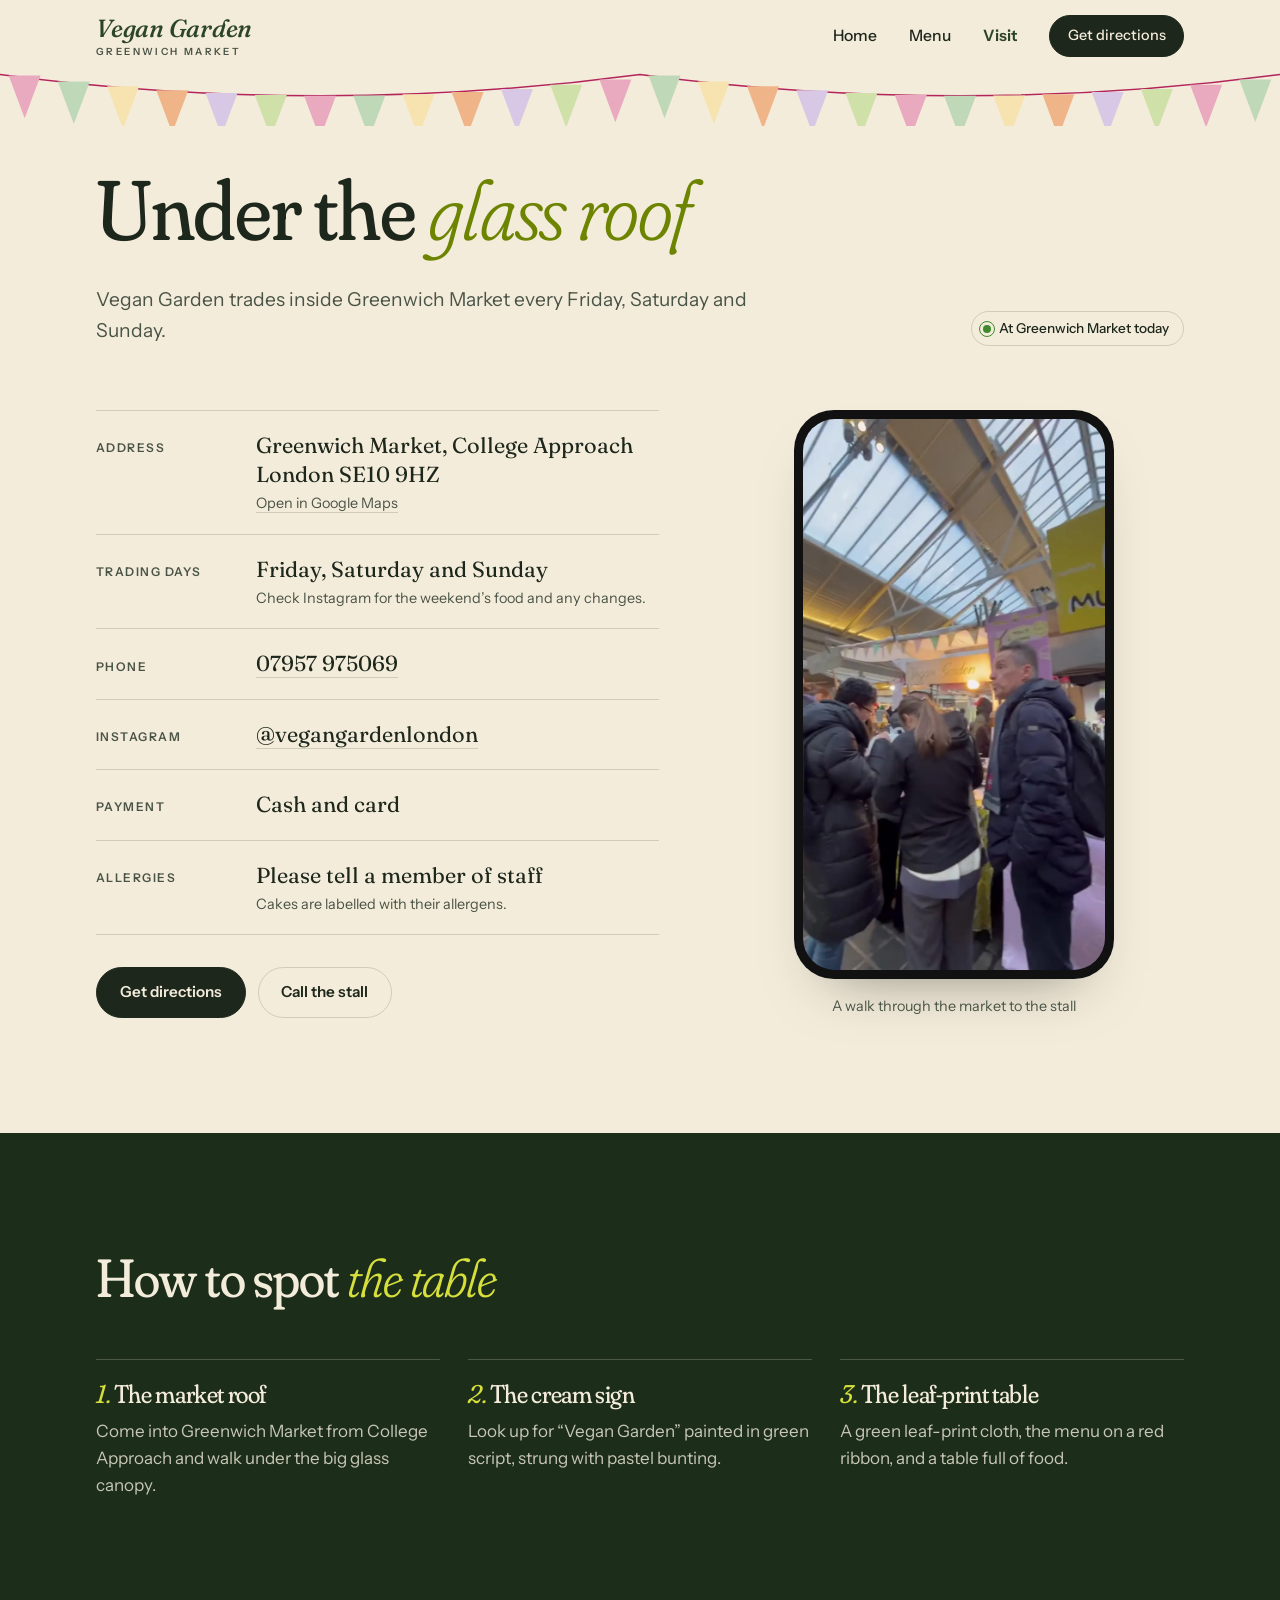
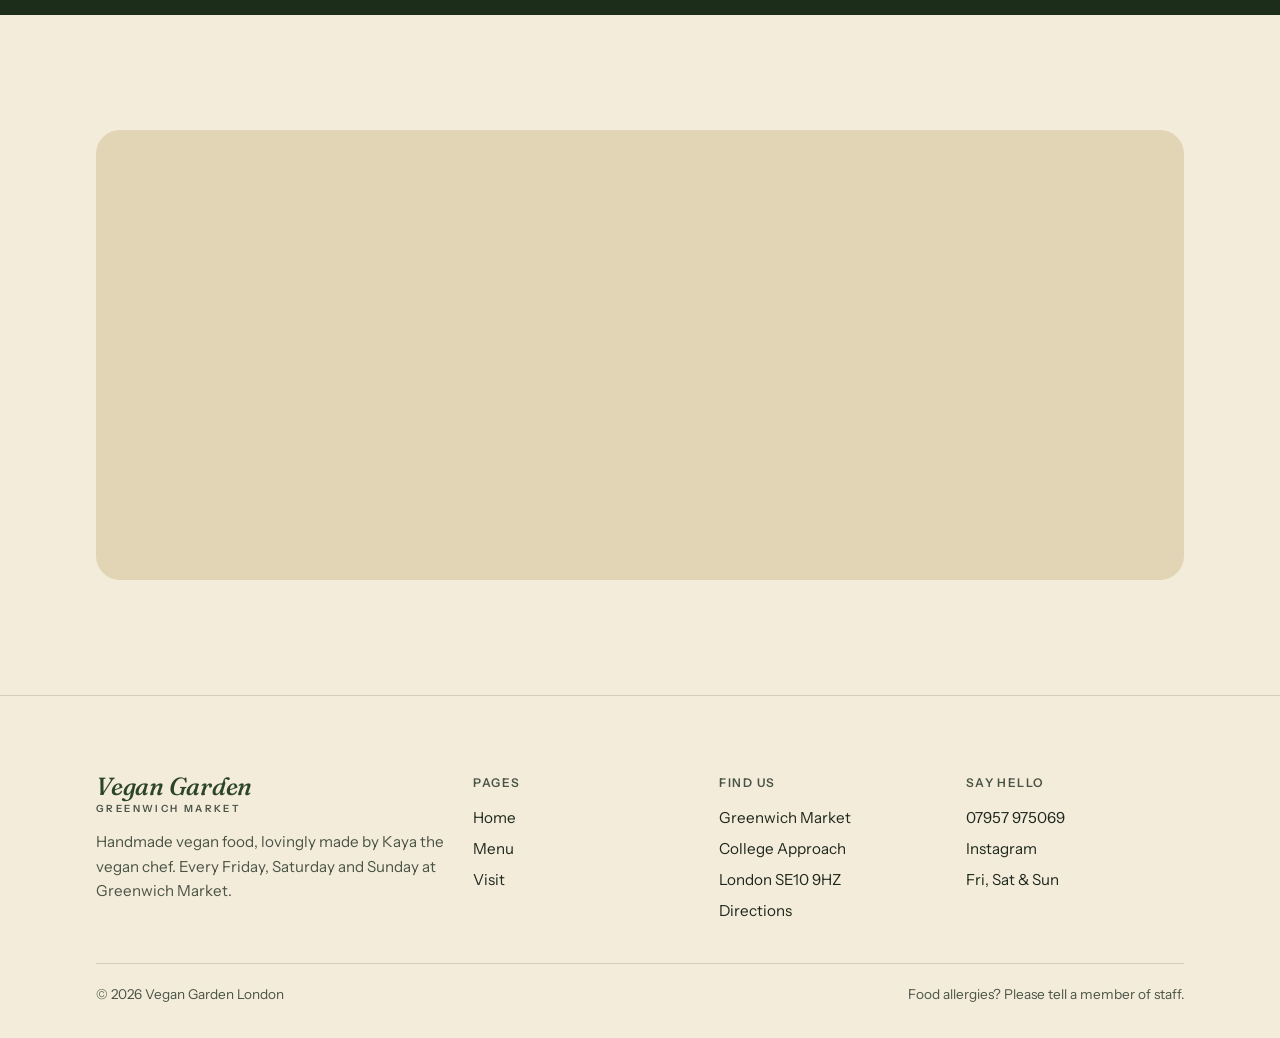
<file: vegan-garden-london/visit.html>
<!doctype html>
<html lang="en-GB">
<head>
<meta charset="utf-8">
<meta name="viewport" content="width=device-width,initial-scale=1,viewport-fit=cover">
<meta http-equiv="X-UA-Compatible" content="IE=edge">
<title>Visit | Vegan Garden London</title>
<meta name="description" content="Find Vegan Garden inside Greenwich Market, College Approach, London SE10 9HZ. Open Friday, Saturday and Sunday. Cash and card accepted.">
<meta name="theme-color" content="#F4ECDB">
<meta name="format-detection" content="telephone=no">
<meta property="og:title" content="Visit | Vegan Garden London">
<meta property="og:description" content="Find Vegan Garden inside Greenwich Market, College Approach, London SE10 9HZ. Open Friday, Saturday and Sunday. Cash and card accepted.">
<meta property="og:image" content="assets/img/sign-bunting.webp">
<link rel="icon" href="assets/img/favicon.svg" type="image/svg+xml">
<link rel="preload" href="assets/fonts/fraunces-latin-full-normal.woff2" as="font" type="font/woff2" crossorigin>
<script>document.documentElement.className+=" js"</script>
<link rel="stylesheet" href="css/style.css">
<script type="application/ld+json">{"@context":"https://schema.org","@type":"Restaurant","name":"Vegan Garden London","description":"Handmade vegan food, lovingly made by Kaya the vegan chef, at Greenwich Market.","servesCuisine":"Vegan","telephone":"+447957975069","acceptsReservations":false,"paymentAccepted":"Cash, Card","address":{"@type":"PostalAddress","streetAddress":"Greenwich Market, College Approach","addressLocality":"London","postalCode":"SE10 9HZ","addressCountry":"GB"},"geo":{"@type":"GeoCoordinates","latitude":51.4814799,"longitude":-0.0092499},"aggregateRating":{"@type":"AggregateRating","ratingValue":"4.9","reviewCount":"96"},"sameAs":["https://www.instagram.com/vegangardenlondon/"]}</script>
</head>
<body>
<a class="skip" href="#main">Skip to content</a>
<header class="site-head">
  <div class="wrap">
    <a class="brand" href="index.html" aria-label="Vegan Garden London, home"><b>Vegan Garden</b><small>Greenwich Market</small></a>
    <button class="menu-toggle" type="button" aria-label="Open menu" aria-expanded="false" aria-controls="nav"><span></span><span></span></button>
    <nav class="nav" id="nav" aria-label="Main">
      <a href="index.html">Home</a><a href="menu.html">Menu</a><a href="visit.html" aria-current="page">Visit</a>
      <a class="btn" href="https://www.google.com/maps/dir/?api=1&amp;destination=51.4814799,-0.0092499" target="_blank" rel="noopener">Get directions</a>
    </nav>
  </div>
</header>
<main id="main">
  <section class="page-hero">
    <div class="bunting" aria-hidden="true"><svg viewBox="0 0 1200 70" preserveAspectRatio="xMidYMin slice"><path class="string" d="M0 6 Q300 46 600 6 Q900 46 1200 6"/><g><path class="flag" style="animation-delay:-0.00s" d="M8.1 7.1L38.1 7.1L23.1 47.1Z"/><path class="flag" style="animation-delay:-0.37s" d="M54.2 12.6L84.2 12.6L69.2 52.6Z"/><path class="flag" style="animation-delay:-0.74s" d="M100.4 17.1L130.4 17.1L115.4 57.1Z"/><path class="flag" style="animation-delay:-1.11s" d="M146.5 20.8L176.5 20.8L161.5 60.8Z"/><path class="flag" style="animation-delay:-1.48s" d="M192.7 23.4L222.7 23.4L207.7 63.4Z"/><path class="flag" style="animation-delay:-1.85s" d="M238.8 25.2L268.9 25.2L253.8 65.2Z"/><path class="flag" style="animation-delay:-2.22s" d="M285.0 25.9L315.0 25.9L300.0 66.0Z"/><path class="flag" style="animation-delay:-2.59s" d="M331.2 25.8L361.2 25.8L346.2 65.8Z"/><path class="flag" style="animation-delay:-2.96s" d="M377.3 24.7L407.3 24.7L392.3 64.7Z"/><path class="flag" style="animation-delay:-3.33s" d="M423.4 22.6L453.4 22.6L438.4 62.6Z"/><path class="flag" style="animation-delay:-3.70s" d="M469.6 19.6L499.6 19.6L484.6 59.6Z"/><path class="flag" style="animation-delay:-4.07s" d="M515.8 15.7L545.8 15.7L530.8 55.7Z"/><path class="flag" style="animation-delay:-4.44s" d="M561.9 10.8L591.9 10.8L576.9 50.8Z"/><path class="flag" style="animation-delay:-4.81s" d="M608.0 7.1L638.0 7.1L623.0 47.1Z"/><path class="flag" style="animation-delay:-5.18s" d="M654.2 12.6L684.2 12.6L669.2 52.6Z"/><path class="flag" style="animation-delay:-5.55s" d="M700.4 17.1L730.4 17.1L715.4 57.1Z"/><path class="flag" style="animation-delay:-5.92s" d="M746.5 20.8L776.5 20.8L761.5 60.8Z"/><path class="flag" style="animation-delay:-6.29s" d="M792.6 23.4L822.6 23.4L807.6 63.4Z"/><path class="flag" style="animation-delay:-6.66s" d="M838.8 25.2L868.8 25.2L853.8 65.2Z"/><path class="flag" style="animation-delay:-7.03s" d="M885.0 25.9L915.0 25.9L900.0 65.9Z"/><path class="flag" style="animation-delay:-7.40s" d="M931.1 25.8L961.1 25.8L946.1 65.8Z"/><path class="flag" style="animation-delay:-7.77s" d="M977.2 24.7L1007.2 24.7L992.2 64.7Z"/><path class="flag" style="animation-delay:-8.14s" d="M1023.4 22.6L1053.4 22.6L1038.4 62.6Z"/><path class="flag" style="animation-delay:-8.51s" d="M1069.5 19.6L1099.5 19.6L1084.5 59.6Z"/><path class="flag" style="animation-delay:-8.88s" d="M1115.7 15.7L1145.7 15.7L1130.7 55.7Z"/><path class="flag" style="animation-delay:-9.25s" d="M1161.8 10.8L1191.8 10.8L1176.8 50.8Z"/></g></svg></div>
    <div class="wrap">
      <h1 class="display">Under the <em>glass roof</em></h1>
      <div class="row">
        <p class="lede">Vegan Garden trades inside Greenwich Market every Friday, Saturday and Sunday.</p>
        <p class="status" data-status><i></i><span>Fridays, Saturdays &amp; Sundays</span></p>
      </div>
    </div>
  </section>

  <section class="section section--tight">
    <div class="wrap visit-grid">
      <div>
        <ul class="info-list">
          <li><span>Address</span><p>Greenwich Market, College Approach<br>London SE10 9HZ<small><a href="https://www.google.com/maps/dir/?api=1&amp;destination=51.4814799,-0.0092499" target="_blank" rel="noopener">Open in Google Maps</a></small></p></li>
          <li><span>Trading days</span><p>Friday, Saturday and Sunday<small>Check Instagram for the weekend’s food and any changes.</small></p></li>
          <li><span>Phone</span><p><a href="tel:+447957975069">07957 975069</a></p></li>
          <li><span>Instagram</span><p><a href="https://www.instagram.com/vegangardenlondon/" target="_blank" rel="noopener">@vegangardenlondon</a></p></li>
          <li><span>Payment</span><p>Cash and card</p></li>
          <li><span>Allergies</span><p>Please tell a member of staff<small>Cakes are labelled with their allergens.</small></p></li>
        </ul>
        <div class="btns">
          <a class="btn" href="https://www.google.com/maps/dir/?api=1&amp;destination=51.4814799,-0.0092499" target="_blank" rel="noopener">Get directions</a>
          <a class="btn btn--ghost" href="tel:+447957975069">Call the stall</a>
        </div>
      </div>
      <div>
        <div class="phone"><video data-auto muted loop playsinline preload="none" poster="assets/img/poster-walk.webp" data-src="assets/video/market-walk.mp4" aria-label="A walk through Greenwich Market to the Vegan Garden stall"></video></div>
        <p class="phone-cap">A walk through the market to the stall</p>
      </div>
    </div>
  </section>

  <section class="section on-dark">
    <div class="wrap">
      <h2 class="h2" style="margin-bottom:clamp(28px,4vw,48px)">How to spot <em>the table</em></h2>
      <ol class="find">
        <li><h3 class="h3">The market roof</h3><p>Come into Greenwich Market from College Approach and walk under the big glass canopy.</p></li>
        <li><h3 class="h3">The cream sign</h3><p>Look up for “Vegan Garden” painted in green script, strung with pastel bunting.</p></li>
        <li><h3 class="h3">The leaf-print table</h3><p>A green leaf-print cloth, the menu on a red ribbon, and a table full of food.</p></li>
      </ol>
    </div>
  </section>

  <section class="section">
    <div class="wrap">
      <div class="map">
        <iframe title="Map showing Vegan Garden London at Greenwich Market" loading="lazy" referrerpolicy="no-referrer-when-downgrade" src="https://maps.google.com/maps?q=Vegan%20Garden%20London%2C%20Greenwich%20Market%2C%20SE10%209HZ&amp;ll=51.4814799,-0.0092499&amp;z=17&amp;output=embed"></iframe>
      </div>
    </div>
  </section>
</main>
<footer class="site-foot">
  <div class="wrap">
    <div class="foot-grid">
      <div>
        <a class="brand" href="index.html" aria-label="Vegan Garden London, home"><b>Vegan Garden</b><small>Greenwich Market</small></a>
        <p>Handmade vegan food, lovingly made by Kaya the vegan chef. Every Friday, Saturday and Sunday at Greenwich Market.</p>
      </div>
      <div><h4>Pages</h4><ul><li><a href="index.html">Home</a></li><li><a href="menu.html">Menu</a></li><li><a href="visit.html">Visit</a></li></ul></div>
      <div><h4>Find us</h4><ul><li>Greenwich Market</li><li>College Approach</li><li>London SE10 9HZ</li><li><a href="https://www.google.com/maps/dir/?api=1&amp;destination=51.4814799,-0.0092499" target="_blank" rel="noopener">Directions</a></li></ul></div>
      <div><h4>Say hello</h4><ul><li><a href="tel:+447957975069">07957 975069</a></li><li><a href="https://www.instagram.com/vegangardenlondon/" target="_blank" rel="noopener">Instagram</a></li><li>Fri, Sat &amp; Sun</li></ul></div>
    </div>
    <div class="foot-base"><span>&copy; <span data-year>2026</span> Vegan Garden London</span><span>Food allergies? Please tell a member of staff.</span></div>
  </div>
</footer>
<nav class="actionbar" aria-label="Quick actions">
  <a href="menu.html">Menu</a><a href="https://www.google.com/maps/dir/?api=1&amp;destination=51.4814799,-0.0092499" target="_blank" rel="noopener">Directions</a><a href="tel:+447957975069">Call</a>
</nav>
<script src="js/main.js" defer></script>
</body>
</html>
</file>
<file: css/style.css>
/* Vegan Garden London · Greenwich Market
   No side scrolling, no clipped headings; all motion respects "reduce motion". */
@font-face{font-family:"Fraunces";src:url(../assets/fonts/fraunces-latin-full-normal.woff2) format("woff2");font-weight:100 900;font-style:normal;font-display:swap}
@font-face{font-family:"Fraunces";src:url(../assets/fonts/fraunces-latin-full-italic.woff2) format("woff2");font-weight:100 900;font-style:italic;font-display:swap}
@font-face{font-family:"Instrument Sans";src:url(../assets/fonts/instrument-sans-latin-wght-normal.woff2) format("woff2");font-weight:400 700;font-style:normal;font-display:swap}

/* ===== Colours and type: cream sign board, olive script, beetroot ===== */
:root{
  --bg:#F4ECDB; --bg-2:#EBE1C9; --bg-3:#E2D5B6;
  --text:#1D271B; --text-soft:#4A5446; --line:rgba(29,39,27,.16);
  --brand:#2C4528; --accent:#5F7A2E; --em:#6D8400; --em-on-dark:#D7DF3C; --em-wght:300; --pop:#B3245B; --pop-text:#fff;
  --btn:#1D271B; --btn-text:#F4ECDB;
  --dark:#1C2E1A; --on-dark:#F4ECDB; --on-dark-soft:rgba(244,236,219,.8); --on-dark-accent:#D7DF3C; --on-dark-line:rgba(244,236,219,.22);
  --band:#2C4528; --band-text:#F4ECDB; --band-accent:#D7DF3C;
  --quote:#B3245B; --quote-text:#FCEFF3;
  --head:rgba(244,236,219,.9);
  --dot:#D9A836; --open:#3F8A2E;
  --f1:#E9A9BF; --f2:#BFD8B8; --f3:#F6E3B0; --f4:#F0B489; --f5:#D9C7E6; --f6:#CFE0A8; --string:#B3245B;
  --tag-a:#F0B489; --tag-a-text:#5a2b0e; --tag-b:#BFD8B8; --tag-b-text:#1C2E1A;
  --d-font:"Fraunces", Georgia, "Times New Roman", serif; --d-wght:400; --d-track:-.015em; --d-lh:1.08;
  --em-style:italic; --em-vars:"opsz" 144,"SOFT" 100,"WONK" 1; --d-vars:"opsz" 144,"SOFT" 100;
  --brand-font:"Fraunces", Georgia, serif; --brand-style:italic; --brand-wght:500;
  --r:24px; --r-sm:18px; --shadow:0 30px 60px -36px rgba(29,39,27,.55);
  color-scheme:light;
}
:root{
  --serif:"Fraunces", Georgia, "Times New Roman", serif;
  --sans:"Instrument Sans", -apple-system, BlinkMacSystemFont, "Segoe UI", Roboto, Arial, sans-serif;
  --gutter:clamp(18px,5vw,56px); --max:1200px; --head-h:72px;
  --ease:cubic-bezier(.22,.8,.2,1);
}

*,*::before,*::after{box-sizing:border-box}
html{-webkit-text-size-adjust:100%;text-size-adjust:100%}
html,body{overflow-x:hidden;max-width:100%}
@supports (overflow:clip){html,body{overflow-x:clip}}
body{margin:0;background:var(--bg);color:var(--text);font-family:var(--sans);font-size:17px;line-height:1.6;-webkit-font-smoothing:antialiased;-moz-osx-font-smoothing:grayscale}
img,video,iframe,svg{display:block;max-width:100%}
img{height:auto}
a{color:inherit}
button{font:inherit;color:inherit;cursor:pointer}
::selection{background:var(--pop);color:var(--pop-text)}
:focus-visible{outline:2px solid var(--pop);outline-offset:3px;border-radius:4px}
.wrap{width:100%;max-width:var(--max);margin-left:auto;margin-right:auto;padding-left:var(--gutter);padding-right:var(--gutter)}
.skip{position:absolute;left:12px;top:-60px;z-index:300;background:var(--btn);color:var(--btn-text);padding:10px 16px;border-radius:99px;text-decoration:none}
.skip:focus{top:12px}

/* ---------- type ---------- */
/* No overflow masks and generous line-height, so descenders (g, y) never get cut */
.display,.h2,.h3{font-family:var(--d-font);font-weight:var(--d-wght);margin:0;letter-spacing:var(--d-track);font-variation-settings:var(--d-vars)}
.display{font-size:clamp(2.6rem,6.6vw,5.8rem);line-height:var(--d-lh);padding-bottom:.08em}
.h2{font-size:clamp(2rem,4.2vw,3.4rem);line-height:1.12;padding-bottom:.05em}
.h3{font-size:clamp(1.4rem,2vw,1.75rem);line-height:1.2}
.display em,.h2 em{font-style:var(--em-style);color:var(--em);font-variation-settings:var(--em-vars)}
.lede{font-size:clamp(1.05rem,1.5vw,1.2rem);color:var(--text-soft);max-width:34em;margin:0}
.on-dark{background:var(--dark);color:var(--on-dark)}
.on-dark .lede,.on-dark p{color:var(--on-dark-soft)}
.on-dark .h2 em,.on-dark .h3 em{color:var(--em-on-dark)}


/* ---------- buttons ---------- */
.btn{position:relative;overflow:hidden;isolation:isolate;display:inline-flex;align-items:center;justify-content:center;gap:.6em;min-height:48px;padding:.8em 1.5em;border-radius:999px;background:var(--btn);color:var(--btn-text);text-decoration:none;font-weight:600;font-size:.95rem;border:1px solid var(--btn);transition:color .35s,border-color .35s,transform .35s var(--ease)}
.btn::before{content:"";position:absolute;inset:0;z-index:-1;background:var(--pop);border-radius:inherit;transform:translateY(102%);transition:transform .45s var(--ease)}
.btn:hover{color:var(--pop-text);border-color:var(--pop)}
.btn:hover::before{transform:none}
.btn:active{transform:scale(.97)}
.btn svg{width:1em;height:1em;transition:transform .35s var(--ease)}
.btn:hover svg{transform:translateX(3px)}
.btn--ghost{background:transparent;color:var(--text);border-color:var(--line)}
.btn--light{background:var(--band-text);color:var(--band);border-color:var(--band-text)}
.on-dark .btn--ghost,.visit-band .btn--ghost{color:var(--on-dark);border-color:var(--on-dark-line)}
.visit-band .btn--ghost{color:var(--band-text)}
.btns{display:flex;flex-wrap:wrap;gap:12px}

/* ---------- header ---------- */
.site-head{position:fixed;top:0;left:0;right:0;z-index:100;padding-top:env(safe-area-inset-top);transition:background-color .3s,box-shadow .3s,transform .5s var(--ease)}
.site-head .wrap{display:flex;align-items:center;justify-content:space-between;height:var(--head-h)}
.site-head.is-solid{background:var(--head);box-shadow:0 1px 0 var(--line)}
@supports ((-webkit-backdrop-filter:blur(1px)) or (backdrop-filter:blur(1px))){.site-head.is-solid{-webkit-backdrop-filter:blur(10px);backdrop-filter:blur(10px)}}
.brand{display:flex;flex-direction:column;text-decoration:none;line-height:1.1;position:relative;z-index:120}
.brand b{font-family:var(--brand-font);font-style:var(--brand-style);font-weight:var(--brand-wght);font-size:1.55rem;color:var(--brand);padding-bottom:.05em;letter-spacing:-.01em}
.brand small{font-size:.62rem;letter-spacing:.24em;text-transform:uppercase;margin-top:2px;color:var(--text-soft);font-weight:600}
.nav{display:flex;align-items:center;gap:32px}
.nav a{text-decoration:none;font-weight:500;font-size:.98rem}
.nav a:not(.btn){position:relative;padding:6px 0}
.nav a:not(.btn){transition:color .3s}
.nav a:not(.btn):hover{color:var(--accent)}
.nav a[aria-current="page"]{color:var(--brand);font-weight:650}
.nav .btn{min-height:42px;padding:.55em 1.2em;font-size:.9rem}
.menu-toggle{display:none;background:none;border:0;width:48px;height:48px;margin-right:-10px;position:relative;z-index:120}
.menu-toggle span{position:absolute;left:12px;right:12px;height:2px;background:var(--text);transition:transform .35s var(--ease)}
.menu-toggle span:nth-child(1){top:19px}.menu-toggle span:nth-child(2){top:27px}
.nav-open .menu-toggle span:nth-child(1){transform:translateY(4px) rotate(45deg)}
.nav-open .menu-toggle span:nth-child(2){transform:translateY(-4px) rotate(-45deg)}
@media (max-width:820px){
  .menu-toggle{display:block}
  .nav{position:fixed;top:0;left:0;right:0;bottom:0;height:100vh;height:100dvh;background:var(--dark);color:var(--on-dark);flex-direction:column;justify-content:center;align-items:flex-start;padding:100px var(--gutter) 40px;gap:4px;opacity:0;visibility:hidden;transition:opacity .35s,visibility .35s}
  .nav-open .nav{opacity:1;visibility:visible}
  .nav a:not(.btn){font-family:var(--d-font);font-weight:var(--d-wght);font-size:2.6rem;font-style:var(--em-style);line-height:1.3;opacity:0;transform:translateY(18px);transition:opacity .5s var(--ease),transform .5s var(--ease)}
  .nav-open .nav a:not(.btn){opacity:1;transform:none}
  .nav-open .nav a:nth-child(2){transition-delay:.06s}.nav-open .nav a:nth-child(3){transition-delay:.12s}
  .nav a[aria-current="page"]{color:var(--on-dark-accent)}
  .nav .btn{margin-top:24px;background:var(--on-dark);color:var(--dark);border-color:var(--on-dark);min-height:50px}
  .nav-open .menu-toggle span{background:var(--on-dark)}
  .nav-open .brand b{color:var(--on-dark)}
  .nav-open .brand small{color:var(--on-dark-soft)}
  .nav-open .site-head{background:transparent;box-shadow:none;-webkit-backdrop-filter:none;backdrop-filter:none}
}

/* ---------- bunting (the real stall's flags) ---------- */
.bunting{position:absolute;left:0;right:0;top:calc(var(--head-h) + env(safe-area-inset-top) - 4px);height:max(58px,5.84vw);pointer-events:none;overflow:hidden}
.bunting svg{width:100%;height:100%;max-width:none}
.bunting .string{fill:none;stroke:var(--string);stroke-width:1.4}
.bunting .flag{transform-box:fill-box;transform-origin:50% 0;animation:sway 4.8s ease-in-out infinite}
.bunting .flag:nth-of-type(6n+1){fill:var(--f1)}.bunting .flag:nth-of-type(6n+2){fill:var(--f2)}.bunting .flag:nth-of-type(6n+3){fill:var(--f3)}
.bunting .flag:nth-of-type(6n+4){fill:var(--f4)}.bunting .flag:nth-of-type(6n+5){fill:var(--f5)}.bunting .flag:nth-of-type(6n){fill:var(--f6)}
.js .bunting{opacity:0;transform:translateY(-12px);animation:drop 1s var(--ease) .2s forwards}
@keyframes sway{0%,100%{transform:rotate(-5deg)}50%{transform:rotate(5deg)}}
@keyframes drop{to{opacity:1;transform:none}}

/* ---------- status pill ---------- */
.status{display:inline-flex;align-items:center;gap:.6em;padding:.4em 1em .4em .8em;border:1px solid var(--line);border-radius:99px;font-size:.85rem;font-weight:500;margin:0}
.status i{position:relative;width:8px;height:8px;border-radius:50%;background:var(--dot);flex:none}
.status.is-open i{background:var(--open)}
.status.is-open i::after{content:"";position:absolute;inset:-4px;border-radius:50%;border:1.5px solid var(--open);animation:ping 1.8s var(--ease) infinite}
@keyframes ping{from{transform:scale(.6);opacity:1}to{transform:scale(1.9);opacity:0}}

/* ---------- home hero ---------- */
.hero{position:relative;padding:calc(var(--head-h) + env(safe-area-inset-top) + max(80px, 5.84vw + 26px)) 0 72px}
.hero .wrap{display:grid;grid-template-columns:minmax(0,1fr) minmax(0,380px);gap:clamp(32px,4vw,56px);align-items:center}
.hero .display{margin:1.4rem 0 0}
.hero .lede{margin:1.4rem 0 2rem}
.hero-media{justify-self:end;width:100%;max-width:380px;position:relative}
.arch{position:relative;border-radius:999px 999px var(--r) var(--r);overflow:hidden;aspect-ratio:3/4;background:var(--bg-3);box-shadow:var(--shadow);-webkit-mask-image:-webkit-radial-gradient(white,black)}
@supports not (aspect-ratio:1){.arch{height:0;padding-bottom:133.33%}.arch video{position:absolute;top:0;left:0}}
.arch video{width:100%;height:100%;object-fit:cover}
.hero-badge{position:absolute;left:-18px;bottom:12%;background:var(--pop);color:var(--pop-text);font-family:var(--d-font);font-style:var(--em-style);font-variation-settings:var(--em-vars);font-weight:var(--d-wght);font-size:1.05rem;padding:.55em 1.1em;border-radius:99px;box-shadow:var(--shadow);transform:rotate(-5deg)}
/* load sequence: pill, headline, text, buttons, then the video */
.js .hero-copy>*,.js .page-hero .wrap>*{opacity:0;transform:translateY(22px);animation:rise .9s var(--ease) forwards}
.js .hero-copy>*:nth-child(2),.js .page-hero .wrap>*:nth-child(2){animation-delay:.1s}
.js .hero-copy>*:nth-child(3),.js .page-hero .wrap>*:nth-child(3){animation-delay:.22s}
.js .hero-copy>*:nth-child(4){animation-delay:.32s}
.js .arch{opacity:0;transform:translateY(30px) scale(.96);animation:rise 1.2s var(--ease) .25s forwards}
.js .arch video{transform:scale(1.15);animation:settle 2.2s var(--ease) .25s forwards}
.js .hero-badge{opacity:0;animation:pop .7s var(--ease) 1.1s forwards}
@keyframes rise{to{opacity:1;transform:none}}
@keyframes settle{to{transform:none}}
@keyframes pop{0%{opacity:0;transform:rotate(-5deg) scale(.6)}70%{opacity:1;transform:rotate(-5deg) scale(1.06)}100%{opacity:1;transform:rotate(-5deg) scale(1)}}
@media (min-width:1081px){.hero{min-height:100vh;display:flex;align-items:center}}
/* tablets and small laptops: text above the video so the heading keeps a good size */
@media (max-width:1080px){
  .hero .wrap{grid-template-columns:minmax(0,1fr);gap:40px}
  .hero-media{justify-self:center;max-width:380px;width:82%}
}
@media (max-width:820px){
  .hero{padding-top:calc(var(--head-h) + env(safe-area-inset-top) + 76px);padding-bottom:56px}
  .hero .wrap{gap:36px}
  .hero-media{max-width:340px}
  .hero-badge{left:-8px;font-size:.95rem}
}

/* ---------- sections ---------- */
.section{padding:clamp(64px,9vw,120px) 0;position:relative}
.section--tight{padding-top:0}
.sec-head{display:flex;justify-content:space-between;align-items:flex-end;gap:20px 32px;flex-wrap:wrap;margin-bottom:clamp(28px,4vw,48px)}
.sec-head .lede{max-width:28em}

.photo{border-radius:var(--r);overflow:hidden;background:var(--bg-3);-webkit-mask-image:-webkit-radial-gradient(white,black)}
.photo img,.photo video{width:100%;height:100%;object-fit:cover;transition:transform 1.4s var(--ease)}
.zoom:hover .photo img,.photo.zoom:hover img{transform:scale(1.05)}

.split{display:grid;grid-template-columns:minmax(0,1fr) minmax(0,1fr);gap:clamp(32px,6vw,80px);align-items:center}
.split .photo{aspect-ratio:4/3}
.split .photo--spread{aspect-ratio:937/1050;max-width:480px;width:100%;justify-self:end}
@media (max-width:820px){.split .photo--spread{justify-self:center}}
.split .h2{margin-bottom:1.2rem}
.split .lede+.lede{margin-top:1rem}
@media (max-width:820px){.split{grid-template-columns:minmax(0,1fr)}}

.steps{display:grid;grid-template-columns:repeat(3,minmax(0,1fr));gap:clamp(20px,3vw,36px);list-style:none;margin:0;padding:0;counter-reset:s}
.steps li{counter-increment:s;position:relative}
.steps .photo{aspect-ratio:1/1;margin-bottom:1.1rem;border-radius:var(--r-sm)}
.steps .num{position:absolute;top:14px;left:14px;z-index:2;width:46px;height:46px;border-radius:50%;display:grid;place-items:center;background:var(--bg);color:var(--pop);font-family:var(--d-font);font-weight:var(--d-wght);font-style:var(--em-style);font-size:1.2rem}
.steps p{margin:.4rem 0 0;color:var(--text-soft)}
@media (max-width:820px){.steps{grid-template-columns:minmax(0,1fr);gap:36px}.steps .photo{aspect-ratio:1/1}}

.food{display:grid;grid-template-columns:repeat(4,minmax(0,1fr));gap:clamp(14px,2vw,24px);list-style:none;margin:0;padding:0}
.food .photo{aspect-ratio:1/1;border-radius:var(--r-sm)}
.food .row{display:flex;justify-content:space-between;align-items:baseline;gap:10px;margin-top:.75rem}
.food h3{font-family:var(--d-font);font-weight:var(--d-wght);letter-spacing:var(--d-track);font-size:1.25rem;line-height:1.25;margin:0}
.food .price{font-family:var(--d-font);font-style:var(--em-style);white-space:nowrap;color:var(--text-soft)}
.food small{display:block;color:var(--text-soft);font-size:.85rem;margin-top:.15rem}
.on-dark .food .price,.on-dark .food small{color:var(--on-dark-soft)}
.food--3{grid-template-columns:repeat(3,minmax(0,1fr))}
.food--5{display:flex;flex-wrap:wrap;justify-content:center;--g:clamp(14px,2vw,24px);gap:var(--g)}
.food--5>li{width:calc((100% - 4 * var(--g)) / 5)}
@media (max-width:900px){.food--5>li{width:calc((100% - var(--g)) / 2)}}
@media (max-width:900px){.food,.food--3{grid-template-columns:repeat(2,minmax(0,1fr))}}
@media (max-width:620px){.food h3{font-size:1.1rem}.food .row{flex-direction:column;gap:2px}}

/* cake counter: one image cross-fades, the names act as controls */
.cake-wrap{display:grid;grid-template-columns:minmax(0,.85fr) minmax(0,1.15fr);gap:clamp(32px,6vw,90px);align-items:center}
.cake-stage{position:relative;aspect-ratio:1/1;width:100%;max-width:460px;margin:0 auto}
.cake-ring{position:absolute;inset:0;width:100%;height:100%;overflow:visible}
.cake-ring circle{fill:none;stroke:var(--on-dark-line);stroke-width:1.2;stroke-dasharray:4 7;animation:orbit 40s linear infinite}
@keyframes orbit{to{stroke-dashoffset:-330}}
.cake-stage figure{position:absolute;inset:5%;margin:0;border-radius:50%;overflow:hidden;opacity:0;transform:scale(.92) rotate(-6deg);transition:opacity .9s var(--ease),transform 1.1s var(--ease);-webkit-mask-image:-webkit-radial-gradient(white,black)}
.cake-stage figure.is-active{opacity:1;transform:none}
.cake-stage img{width:100%;height:100%;object-fit:cover}
.cake-list{list-style:none;padding:0;margin:1.8rem 0 0;border-top:1px solid var(--on-dark-line)}
.cake-list button{all:unset;box-sizing:border-box;cursor:pointer;display:flex;justify-content:space-between;align-items:baseline;gap:16px;width:100%;padding:1rem 0;border-bottom:1px solid var(--on-dark-line);font-family:var(--d-font);font-weight:var(--d-wght);font-size:clamp(1.2rem,1.9vw,1.6rem);color:var(--on-dark);opacity:.55;transition:opacity .4s,padding .5s var(--ease)}
.cake-list button small{font-family:var(--sans);font-weight:400;font-size:.8rem;opacity:.85;text-align:right}
.cake-list button[aria-pressed="true"],.cake-list button:hover{opacity:1;padding-left:12px}
.cake-list button[aria-pressed="true"] span::before{content:"";display:inline-block;width:9px;height:9px;border-radius:50%;background:var(--on-dark-accent);margin-right:12px;vertical-align:middle}
.cake-list button:focus-visible{outline:2px solid var(--on-dark-accent);outline-offset:2px}
.cakes .price-note{margin:1.4rem 0 0;font-size:.92rem}
@media (max-width:820px){.cake-wrap{grid-template-columns:minmax(0,1fr)}.cake-stage{max-width:340px;width:86%}}

.quotes{background:var(--quote);color:var(--quote-text);padding:clamp(48px,6vw,80px) 0;position:relative}
.quote-grid{display:grid;grid-template-columns:repeat(3,minmax(0,1fr));gap:clamp(24px,4vw,48px);margin:0;padding:0;list-style:none}
.quote-grid li{position:relative;padding-top:1.9rem}
.quote-grid li::before{content:"“";position:absolute;top:-.2em;left:-.04em;font-family:var(--serif);font-size:3.6rem;line-height:1;opacity:.35}
.quote-grid blockquote{margin:0;font-family:var(--d-font);font-weight:var(--d-wght);font-style:var(--em-style);font-variation-settings:var(--em-vars);font-size:clamp(1.35rem,2.2vw,1.75rem);line-height:1.3}
.quotes .note{margin:clamp(32px,4vw,48px) 0 0;font-size:.95rem;opacity:.9}
.ratings{list-style:none;margin:0 0 clamp(36px,5vw,56px);padding:0 0 clamp(28px,4vw,40px);display:grid;grid-template-columns:repeat(3,minmax(0,1fr));gap:24px clamp(24px,4vw,48px);border-bottom:1px solid rgba(252,239,243,.3)}
.ratings li{display:flex;align-items:center;gap:14px}
.ratings b{font-family:var(--d-font);font-weight:var(--d-wght);font-size:clamp(2.4rem,4vw,3.2rem);line-height:1;white-space:nowrap;font-variant-numeric:tabular-nums}
.ratings b i{font-style:normal;font-size:.55em;vertical-align:.35em}
.ratings li>span{font-weight:600;font-size:1rem;line-height:1.3}
.ratings small{display:block;font-weight:400;font-size:.88rem;opacity:.85}
@media (max-width:820px){.ratings{grid-template-columns:minmax(0,1fr);gap:18px}.ratings li{display:grid;grid-template-columns:6.4rem minmax(0,1fr);gap:12px}}
@media (max-width:820px){.quote-grid{grid-template-columns:minmax(0,1fr);gap:20px}}

.visit-band{background:var(--band);color:var(--band-text);border-radius:calc(var(--r) + 8px);padding:clamp(32px,6vw,72px);display:grid;grid-template-columns:minmax(0,1.2fr) minmax(0,1fr);gap:36px}
.visit-band .h2 em{color:var(--em-on-dark)}
.days{display:flex;gap:8px;margin:1.6rem 0 0;flex-wrap:wrap;padding:0;list-style:none}
.day{font-family:var(--d-font);font-size:1.05rem;padding:.4em .9em;border-radius:99px;border:1px solid currentColor;border-color:rgba(127,127,127,.4)}
.day.on{background:var(--band-text);color:var(--band);border-color:var(--band-text)}
.day.today{position:relative;box-shadow:0 0 0 3px var(--band-accent)}
.day.today::after{content:"";position:absolute;inset:-3px;border-radius:inherit;box-shadow:0 0 0 3px var(--band-accent);animation:halo 2.2s var(--ease) infinite}
@keyframes halo{from{opacity:.9;transform:scale(1)}to{opacity:0;transform:scale(1.35)}}
.visit-band .btns{margin-top:2rem}
.visit-band dl{margin:0;display:grid;gap:18px;align-content:center}
.visit-band dt{font-size:.75rem;letter-spacing:.14em;text-transform:uppercase;opacity:.75}
.visit-band dd{margin:.2rem 0 0;font-family:var(--d-font);font-weight:var(--d-wght);font-size:1.3rem;line-height:1.35}
@media (max-width:820px){.visit-band{grid-template-columns:minmax(0,1fr)}}

/* ---------- inner page hero ---------- */
.page-hero{position:relative;padding:calc(var(--head-h) + env(safe-area-inset-top) + max(92px, 5.84vw + 34px)) 0 clamp(36px,5vw,64px)}
.page-hero .display{margin:0 0 1.4rem}
.page-hero .row{display:flex;justify-content:space-between;align-items:flex-end;gap:20px 30px;flex-wrap:wrap}
@media (max-width:820px){.page-hero{padding-top:calc(var(--head-h) + env(safe-area-inset-top) + 80px)}}
.banner{border-radius:calc(var(--r) + 6px);overflow:hidden;aspect-ratio:4/3;max-width:960px;margin:0 auto;background:var(--bg-3);-webkit-mask-image:-webkit-radial-gradient(white,black)}
.banner img{width:100%;height:100%;object-fit:cover}

/* ---------- menu page ---------- */
.menu-board{display:grid;grid-template-columns:minmax(0,1fr) 330px;gap:clamp(32px,5vw,72px);align-items:start}
.mitems{list-style:none;margin:0;padding:0;border-top:1px solid var(--line)}
.mitem{display:grid;grid-template-columns:72px minmax(0,1fr) auto;gap:20px;align-items:center;padding:1.25rem 0;border-bottom:1px solid var(--line)}
.mitem .thumb{width:72px;height:72px;border-radius:50%;overflow:hidden;background:var(--bg-3);transition:transform .6s var(--ease);-webkit-mask-image:-webkit-radial-gradient(white,black)}
.mitem .thumb img{width:100%;height:100%;object-fit:cover}
.mitem:hover .thumb{transform:scale(1.1) rotate(-6deg)}
.mitem h3{font-family:var(--d-font);font-weight:var(--d-wght);letter-spacing:var(--d-track);font-size:clamp(1.3rem,2.2vw,1.8rem);margin:0;line-height:1.2;transition:color .3s,transform .5s var(--ease)}
.mitem:hover h3{color:var(--pop);transform:translateX(5px)}
.mitem p{margin:.25rem 0 0;color:var(--text-soft);font-size:.93rem}
.tag{display:inline-block;font-family:var(--sans);font-size:.7rem;letter-spacing:.06em;font-weight:600;padding:.25em .7em;border-radius:99px;margin-left:.4em;vertical-align:middle}
.tag--sum{background:var(--tag-a);color:var(--tag-a-text)}.tag--win{background:var(--tag-b);color:var(--tag-b-text)}
.mprice{text-align:right;font-family:var(--d-font);font-weight:var(--d-wght);font-size:clamp(1.2rem,1.8vw,1.5rem);white-space:nowrap}
.mprice small{display:block;font-family:var(--sans);font-weight:400;font-size:.78rem;color:var(--text-soft)}
.mprice .sep{opacity:.4;margin:0 .2em}
@media (max-width:560px){
  .mitem{grid-template-columns:56px minmax(0,1fr);gap:4px 14px;align-items:start}
  .mitem .thumb{width:56px;height:56px;grid-row:span 2}
  .mprice{grid-column:2;text-align:left}
  .mprice small{display:inline;margin-left:.5em}
}
.board-aside{display:grid;gap:16px}
@media (min-width:981px){.board-aside{position:-webkit-sticky;position:sticky;top:calc(var(--head-h) + 24px)}}
.card{background:var(--bg-2);border-radius:var(--r-sm);padding:26px}
.card h3{font-family:var(--d-font);font-weight:var(--d-wght);font-size:1.5rem;margin:0 0 .5rem;line-height:1.2}
.card p{margin:.5rem 0 0;color:var(--text-soft);font-size:.95rem}
.card ul{margin:0;padding:0;list-style:none;display:grid;gap:10px}
.card li{display:flex;gap:12px;align-items:flex-start;font-size:.95rem}
.card li svg{flex:0 0 22px;width:22px;height:22px;color:var(--pop)}
@media (max-width:980px){.menu-board{grid-template-columns:minmax(0,1fr)}}

/* ---------- visit page ---------- */
.visit-grid{display:grid;grid-template-columns:minmax(0,1.1fr) minmax(0,.9fr);gap:clamp(32px,5vw,80px);align-items:start}
.info-list{list-style:none;margin:0;padding:0;border-top:1px solid var(--line)}
.info-list li{display:grid;grid-template-columns:140px minmax(0,1fr);gap:20px;padding:1.25rem 0;border-bottom:1px solid var(--line)}
.info-list span{font-size:.75rem;letter-spacing:.12em;text-transform:uppercase;font-weight:600;color:var(--text-soft);padding-top:.45rem}
.info-list p{margin:0;font-family:var(--d-font);font-weight:var(--d-wght);font-size:clamp(1.2rem,1.7vw,1.45rem);line-height:1.35}
.info-list p small{display:block;font-family:var(--sans);font-weight:400;font-size:.9rem;color:var(--text-soft);margin-top:.3rem}
.info-list a{text-decoration:none;border-bottom:1px solid var(--line);transition:color .3s,border-color .3s}
.info-list a:hover{color:var(--accent);border-color:var(--accent)}
.visit-grid .btns{margin-top:2rem}
@media (max-width:560px){.info-list li{grid-template-columns:minmax(0,1fr);gap:2px}}
.phone{width:100%;max-width:320px;margin:0 auto;aspect-ratio:9/16;border-radius:40px;padding:9px;background:#111;box-shadow:var(--shadow)}
.phone video{width:100%;height:100%;object-fit:cover;border-radius:32px;background:var(--bg-3)}
.phone-cap{text-align:center;color:var(--text-soft);font-size:.9rem;margin:1rem 0 0}
@media (max-width:820px){.visit-grid{grid-template-columns:minmax(0,1fr)}.phone{max-width:280px}}
.find{display:grid;grid-template-columns:repeat(3,minmax(0,1fr));gap:28px;list-style:none;margin:0;padding:0;counter-reset:w}
.find li{counter-increment:w;padding-top:1.2rem;border-top:1px solid var(--on-dark-line)}
.find .h3::before{content:counter(w) ". ";color:var(--on-dark-accent);font-style:var(--em-style)}
.find p{margin:.5rem 0 0}
@media (max-width:820px){.find{grid-template-columns:minmax(0,1fr)}}
.map{border-radius:var(--r);overflow:hidden;height:clamp(320px,50vh,480px);background:var(--bg-3)}
.map iframe{width:100%;height:100%;border:0}

/* ---------- footer ---------- */
.site-foot{padding:clamp(48px,6vw,80px) 0 32px;border-top:1px solid var(--line)}
.foot-grid{display:grid;grid-template-columns:1.6fr 1fr 1fr 1fr;gap:28px;font-size:.95rem}
.foot-grid .brand{margin-bottom:1rem}
.foot-grid h4{font-size:.75rem;letter-spacing:.12em;text-transform:uppercase;margin:0 0 .9rem;color:var(--text-soft);font-weight:600}
.foot-grid ul{list-style:none;padding:0;margin:0;display:grid;gap:.4rem}
.foot-grid a{text-decoration:none;transition:color .25s}.foot-grid a:hover{color:var(--pop)}
.foot-grid p{margin:0;max-width:24em;color:var(--text-soft)}
.foot-base{display:flex;justify-content:space-between;gap:12px 20px;flex-wrap:wrap;margin-top:40px;padding-top:20px;border-top:1px solid var(--line);font-size:.85rem;color:var(--text-soft)}
.foot-base a{color:var(--text);text-decoration:underline;text-underline-offset:3px;text-decoration-thickness:1px;transition:color .25s}.foot-base a:hover{color:var(--brand)}
@media (max-width:820px){.foot-grid{grid-template-columns:1fr 1fr}.foot-grid>div:first-child{grid-column:1/-1}}

/* ---------- mobile quick-action bar ---------- */
.actionbar{position:fixed;left:12px;right:12px;bottom:calc(12px + env(safe-area-inset-bottom));z-index:95;display:none;gap:6px;padding:6px;border-radius:99px;background:var(--dark);box-shadow:0 10px 30px -10px rgba(0,0,0,.45);transform:translateY(160%);transition:transform .5s var(--ease)}
.actionbar.is-in{transform:none}
.actionbar a{flex:1;text-align:center;color:var(--on-dark);text-decoration:none;font-size:.9rem;font-weight:600;padding:.85em .4em;border-radius:99px}
.actionbar a:first-child{background:var(--on-dark);color:var(--dark)}
@media (max-width:820px){.actionbar{display:flex}.site-foot{padding-bottom:calc(100px + env(safe-area-inset-bottom))}}

/* ---------- scroll reveals (added by main.js; vertical movement only) ---------- */
.rv{opacity:0;transform:translateY(28px);transition:opacity .9s var(--ease),transform 1s var(--ease);transition-delay:calc(var(--i,0) * 90ms)}
.rv.in{opacity:1;transform:none}
.rv .photo img,.rv.photo img,.rv.banner img{transform:scale(1.12)}
.rv.in .photo img,.rv.in.photo img,.rv.in.banner img{transform:none}
.rv.in.zoom:hover .photo img,.rv.in .zoom:hover .photo img,.rv.in.photo.zoom:hover img{transform:scale(1.05)}
.rv.pop-in{transform:scale(.7)}
.rv.pop-in.in{transform:none}
.steps .rv .num,.steps li.rv .num{transform:scale(0);transition:transform .6s var(--ease) calc(var(--i,0) * 90ms + .45s)}
.steps li.rv.in .num{transform:none}

/* hero heading: always exactly two lines, on every screen.
   Line 1 "Homemade vegan food," / line 2 "lovingly made by Kaya". Size follows the text column. */
.hero-title .hero-l1,.hero-title em{display:block}
.hero-title{font-size:clamp(2rem,5.4vw,4.6rem)}
@supports (font-size:1cqi){
  .hero-copy{container-type:inline-size}
  .hero-title{font-size:min(4.6rem,10.9cqi)}
  .hero-title .hero-l1,.hero-title em{white-space:nowrap}
}

/* ---------- catering & celebration cakes ---------- */
.offers{list-style:none;margin:0;padding:0;display:grid;grid-template-columns:repeat(2,minmax(0,1fr));gap:clamp(18px,3vw,32px)}
.offer{position:relative;background:var(--bg-2);border-radius:var(--r);overflow:hidden;display:grid;grid-template-columns:minmax(0,1fr) minmax(0,1fr);align-items:center;padding:14px;gap:4px}
.offer .photo{border-radius:calc(var(--r) - 8px);aspect-ratio:1/1}
.offer-text{padding:clamp(14px,2vw,26px);align-self:center}
.offer-text .h3{margin-bottom:.6rem}
.offer-text p{margin:0;color:var(--text-soft)}
.offer-cta{margin-top:clamp(24px,3vw,36px);background:var(--dark);color:var(--on-dark);border-radius:var(--r);padding:clamp(22px,3vw,32px) clamp(22px,4vw,44px);display:flex;align-items:center;justify-content:space-between;gap:18px 32px;flex-wrap:wrap}
.offer-cta p{margin:0;font-family:var(--d-font);font-size:clamp(1.25rem,2vw,1.6rem);line-height:1.3}
.offer-cta .btn{background:var(--em-on-dark);color:var(--dark);border-color:var(--em-on-dark)}
.offer-cta .btn--ghost{background:transparent;color:var(--on-dark);border-color:var(--on-dark-line)}
@media (max-width:1000px){.offers{grid-template-columns:minmax(0,1fr)}}
@media (max-width:560px){.offer{grid-template-columns:minmax(0,1fr)}}

.photo--fade{position:relative}
.photo--fade img{position:absolute;inset:0;width:100%;height:100%;object-fit:cover;opacity:0;animation:fade4 16s infinite}
.photo--fade img:nth-child(2){animation-delay:4s}
.photo--fade img:nth-child(3){animation-delay:8s}
.photo--fade img:nth-child(4){animation-delay:12s}
@keyframes fade4{0%{opacity:0}4%{opacity:1}25%{opacity:1}29%{opacity:0}100%{opacity:0}}

/* ---------- 5-star motif on reviews ---------- */
.stars{color:#FFD45C;letter-spacing:.12em;font-style:normal}
.quote-grid .stars{margin:.9rem 0 0;font-size:1.05rem}
.ratings b i.stars{font-size:.42em;vertical-align:.5em;letter-spacing:.06em}

/* ---------- italic text: a lighter weight ---------- */
.display em,.h2 em,.quote-grid blockquote,.food .price,.steps .num,.hero-badge{font-weight:var(--em-wght)}
@media (max-width:820px){.nav a:not(.btn){font-weight:var(--em-wght)}}

@media (prefers-reduced-motion:reduce){
  .photo--fade img:first-child{opacity:1!important}
  *,*::before,*::after{animation:none!important;transition:none!important}
  .rv,.js .hero-copy>*,.js .page-hero .wrap>*,.js .arch,.js .bunting,.js .hero-badge{opacity:1!important;transform:none!important}
  .rv .photo img,.js .arch video{transform:none!important}
  .steps .num{transform:none!important}
}
</file>
<file: vegan-garden-london/css/style.css>
/* Vegan Garden London · Greenwich Market
   No side scrolling, no clipped headings; all motion respects "reduce motion". */
@font-face{font-family:"Fraunces";src:url(../assets/fonts/fraunces-latin-full-normal.woff2) format("woff2");font-weight:100 900;font-style:normal;font-display:swap}
@font-face{font-family:"Fraunces";src:url(../assets/fonts/fraunces-latin-full-italic.woff2) format("woff2");font-weight:100 900;font-style:italic;font-display:swap}
@font-face{font-family:"Instrument Sans";src:url(../assets/fonts/instrument-sans-latin-wght-normal.woff2) format("woff2");font-weight:400 700;font-style:normal;font-display:swap}

/* ===== Colours and type: cream sign board, olive script, beetroot ===== */
:root{
  --bg:#F4ECDB; --bg-2:#EBE1C9; --bg-3:#E2D5B6;
  --text:#1D271B; --text-soft:#4A5446; --line:rgba(29,39,27,.16);
  --brand:#2C4528; --accent:#5F7A2E; --em:#6D8400; --em-on-dark:#D7DF3C; --em-wght:300; --pop:#B3245B; --pop-text:#fff;
  --btn:#1D271B; --btn-text:#F4ECDB;
  --dark:#1C2E1A; --on-dark:#F4ECDB; --on-dark-soft:rgba(244,236,219,.8); --on-dark-accent:#D7DF3C; --on-dark-line:rgba(244,236,219,.22);
  --band:#2C4528; --band-text:#F4ECDB; --band-accent:#D7DF3C;
  --quote:#B3245B; --quote-text:#FCEFF3;
  --head:rgba(244,236,219,.9);
  --dot:#D9A836; --open:#3F8A2E;
  --f1:#E9A9BF; --f2:#BFD8B8; --f3:#F6E3B0; --f4:#F0B489; --f5:#D9C7E6; --f6:#CFE0A8; --string:#B3245B;
  --tag-a:#F0B489; --tag-a-text:#5a2b0e; --tag-b:#BFD8B8; --tag-b-text:#1C2E1A;
  --d-font:"Fraunces", Georgia, "Times New Roman", serif; --d-wght:400; --d-track:-.015em; --d-lh:1.08;
  --em-style:italic; --em-vars:"opsz" 144,"SOFT" 100,"WONK" 1; --d-vars:"opsz" 144,"SOFT" 100;
  --brand-font:"Fraunces", Georgia, serif; --brand-style:italic; --brand-wght:500;
  --r:24px; --r-sm:18px; --shadow:0 30px 60px -36px rgba(29,39,27,.55);
  color-scheme:light;
}
:root{
  --serif:"Fraunces", Georgia, "Times New Roman", serif;
  --sans:"Instrument Sans", -apple-system, BlinkMacSystemFont, "Segoe UI", Roboto, Arial, sans-serif;
  --gutter:clamp(18px,5vw,56px); --max:1200px; --head-h:72px;
  --ease:cubic-bezier(.22,.8,.2,1);
}

*,*::before,*::after{box-sizing:border-box}
html{-webkit-text-size-adjust:100%;text-size-adjust:100%}
html,body{overflow-x:hidden;max-width:100%}
@supports (overflow:clip){html,body{overflow-x:clip}}
body{margin:0;background:var(--bg);color:var(--text);font-family:var(--sans);font-size:17px;line-height:1.6;-webkit-font-smoothing:antialiased;-moz-osx-font-smoothing:grayscale}
img,video,iframe,svg{display:block;max-width:100%}
img{height:auto}
a{color:inherit}
button{font:inherit;color:inherit;cursor:pointer}
::selection{background:var(--pop);color:var(--pop-text)}
:focus-visible{outline:2px solid var(--pop);outline-offset:3px;border-radius:4px}
.wrap{width:100%;max-width:var(--max);margin-left:auto;margin-right:auto;padding-left:var(--gutter);padding-right:var(--gutter)}
.skip{position:absolute;left:12px;top:-60px;z-index:300;background:var(--btn);color:var(--btn-text);padding:10px 16px;border-radius:99px;text-decoration:none}
.skip:focus{top:12px}

/* ---------- type ---------- */
/* No overflow masks and generous line-height, so descenders (g, y) never get cut */
.display,.h2,.h3{font-family:var(--d-font);font-weight:var(--d-wght);margin:0;letter-spacing:var(--d-track);font-variation-settings:var(--d-vars)}
.display{font-size:clamp(2.6rem,6.6vw,5.8rem);line-height:var(--d-lh);padding-bottom:.08em}
.h2{font-size:clamp(2rem,4.2vw,3.4rem);line-height:1.12;padding-bottom:.05em}
.h3{font-size:clamp(1.4rem,2vw,1.75rem);line-height:1.2}
.display em,.h2 em{font-style:var(--em-style);color:var(--em);font-variation-settings:var(--em-vars)}
.lede{font-size:clamp(1.05rem,1.5vw,1.2rem);color:var(--text-soft);max-width:34em;margin:0}
.on-dark{background:var(--dark);color:var(--on-dark)}
.on-dark .lede,.on-dark p{color:var(--on-dark-soft)}
.on-dark .h2 em,.on-dark .h3 em{color:var(--em-on-dark)}


/* ---------- buttons ---------- */
.btn{position:relative;overflow:hidden;isolation:isolate;display:inline-flex;align-items:center;justify-content:center;gap:.6em;min-height:48px;padding:.8em 1.5em;border-radius:999px;background:var(--btn);color:var(--btn-text);text-decoration:none;font-weight:600;font-size:.95rem;border:1px solid var(--btn);transition:color .35s,border-color .35s,transform .35s var(--ease)}
.btn::before{content:"";position:absolute;inset:0;z-index:-1;background:var(--pop);border-radius:inherit;transform:translateY(102%);transition:transform .45s var(--ease)}
.btn:hover{color:var(--pop-text);border-color:var(--pop)}
.btn:hover::before{transform:none}
.btn:active{transform:scale(.97)}
.btn svg{width:1em;height:1em;transition:transform .35s var(--ease)}
.btn:hover svg{transform:translateX(3px)}
.btn--ghost{background:transparent;color:var(--text);border-color:var(--line)}
.btn--light{background:var(--band-text);color:var(--band);border-color:var(--band-text)}
.on-dark .btn--ghost,.visit-band .btn--ghost{color:var(--on-dark);border-color:var(--on-dark-line)}
.visit-band .btn--ghost{color:var(--band-text)}
.btns{display:flex;flex-wrap:wrap;gap:12px}

/* ---------- header ---------- */
.site-head{position:fixed;top:0;left:0;right:0;z-index:100;padding-top:env(safe-area-inset-top);transition:background-color .3s,box-shadow .3s,transform .5s var(--ease)}
.site-head .wrap{display:flex;align-items:center;justify-content:space-between;height:var(--head-h)}
.site-head.is-solid{background:var(--head);box-shadow:0 1px 0 var(--line)}
@supports ((-webkit-backdrop-filter:blur(1px)) or (backdrop-filter:blur(1px))){.site-head.is-solid{-webkit-backdrop-filter:blur(10px);backdrop-filter:blur(10px)}}
.brand{display:flex;flex-direction:column;text-decoration:none;line-height:1.1;position:relative;z-index:120}
.brand b{font-family:var(--brand-font);font-style:var(--brand-style);font-weight:var(--brand-wght);font-size:1.55rem;color:var(--brand);padding-bottom:.05em;letter-spacing:-.01em}
.brand small{font-size:.62rem;letter-spacing:.24em;text-transform:uppercase;margin-top:2px;color:var(--text-soft);font-weight:600}
.nav{display:flex;align-items:center;gap:32px}
.nav a{text-decoration:none;font-weight:500;font-size:.98rem}
.nav a:not(.btn){position:relative;padding:6px 0}
.nav a:not(.btn){transition:color .3s}
.nav a:not(.btn):hover{color:var(--accent)}
.nav a[aria-current="page"]{color:var(--brand);font-weight:650}
.nav .btn{min-height:42px;padding:.55em 1.2em;font-size:.9rem}
.menu-toggle{display:none;background:none;border:0;width:48px;height:48px;margin-right:-10px;position:relative;z-index:120}
.menu-toggle span{position:absolute;left:12px;right:12px;height:2px;background:var(--text);transition:transform .35s var(--ease)}
.menu-toggle span:nth-child(1){top:19px}.menu-toggle span:nth-child(2){top:27px}
.nav-open .menu-toggle span:nth-child(1){transform:translateY(4px) rotate(45deg)}
.nav-open .menu-toggle span:nth-child(2){transform:translateY(-4px) rotate(-45deg)}
@media (max-width:820px){
  .menu-toggle{display:block}
  .nav{position:fixed;top:0;left:0;right:0;bottom:0;height:100vh;height:100dvh;background:var(--dark);color:var(--on-dark);flex-direction:column;justify-content:center;align-items:flex-start;padding:100px var(--gutter) 40px;gap:4px;opacity:0;visibility:hidden;transition:opacity .35s,visibility .35s}
  .nav-open .nav{opacity:1;visibility:visible}
  .nav a:not(.btn){font-family:var(--d-font);font-weight:var(--d-wght);font-size:2.6rem;font-style:var(--em-style);line-height:1.3;opacity:0;transform:translateY(18px);transition:opacity .5s var(--ease),transform .5s var(--ease)}
  .nav-open .nav a:not(.btn){opacity:1;transform:none}
  .nav-open .nav a:nth-child(2){transition-delay:.06s}.nav-open .nav a:nth-child(3){transition-delay:.12s}
  .nav a[aria-current="page"]{color:var(--on-dark-accent)}
  .nav .btn{margin-top:24px;background:var(--on-dark);color:var(--dark);border-color:var(--on-dark);min-height:50px}
  .nav-open .menu-toggle span{background:var(--on-dark)}
  .nav-open .brand b{color:var(--on-dark)}
  .nav-open .brand small{color:var(--on-dark-soft)}
  .nav-open .site-head{background:transparent;box-shadow:none;-webkit-backdrop-filter:none;backdrop-filter:none}
}

/* ---------- bunting (the real stall's flags) ---------- */
.bunting{position:absolute;left:0;right:0;top:calc(var(--head-h) + env(safe-area-inset-top) - 4px);height:58px;pointer-events:none;overflow:hidden}
.bunting svg{width:100%;height:100%;max-width:none}
.bunting .string{fill:none;stroke:var(--string);stroke-width:1.4}
.bunting .flag{transform-box:fill-box;transform-origin:50% 0;animation:sway 4.8s ease-in-out infinite}
.bunting .flag:nth-of-type(6n+1){fill:var(--f1)}.bunting .flag:nth-of-type(6n+2){fill:var(--f2)}.bunting .flag:nth-of-type(6n+3){fill:var(--f3)}
.bunting .flag:nth-of-type(6n+4){fill:var(--f4)}.bunting .flag:nth-of-type(6n+5){fill:var(--f5)}.bunting .flag:nth-of-type(6n){fill:var(--f6)}
.js .bunting{opacity:0;transform:translateY(-12px);animation:drop 1s var(--ease) .2s forwards}
@keyframes sway{0%,100%{transform:rotate(-5deg)}50%{transform:rotate(5deg)}}
@keyframes drop{to{opacity:1;transform:none}}

/* ---------- status pill ---------- */
.status{display:inline-flex;align-items:center;gap:.6em;padding:.4em 1em .4em .8em;border:1px solid var(--line);border-radius:99px;font-size:.85rem;font-weight:500;margin:0}
.status i{position:relative;width:8px;height:8px;border-radius:50%;background:var(--dot);flex:none}
.status.is-open i{background:var(--open)}
.status.is-open i::after{content:"";position:absolute;inset:-4px;border-radius:50%;border:1.5px solid var(--open);animation:ping 1.8s var(--ease) infinite}
@keyframes ping{from{transform:scale(.6);opacity:1}to{transform:scale(1.9);opacity:0}}

/* ---------- home hero ---------- */
.hero{position:relative;padding:calc(var(--head-h) + env(safe-area-inset-top) + 80px) 0 72px}
.hero .wrap{display:grid;grid-template-columns:minmax(0,1.1fr) minmax(0,.9fr);gap:clamp(32px,6vw,80px);align-items:center}
.hero .display{margin:1.4rem 0 0}
.hero .lede{margin:1.4rem 0 2rem}
.hero-media{justify-self:end;width:100%;max-width:440px;position:relative}
.arch{position:relative;border-radius:999px 999px var(--r) var(--r);overflow:hidden;aspect-ratio:3/4;background:var(--bg-3);box-shadow:var(--shadow);-webkit-mask-image:-webkit-radial-gradient(white,black)}
@supports not (aspect-ratio:1){.arch{height:0;padding-bottom:133.33%}.arch video{position:absolute;top:0;left:0}}
.arch video{width:100%;height:100%;object-fit:cover}
.hero-badge{position:absolute;left:-18px;bottom:12%;background:var(--pop);color:var(--pop-text);font-family:var(--d-font);font-style:var(--em-style);font-variation-settings:var(--em-vars);font-weight:var(--d-wght);font-size:1.05rem;padding:.55em 1.1em;border-radius:99px;box-shadow:var(--shadow);transform:rotate(-5deg)}
/* load sequence: pill, headline, text, buttons, then the video */
.js .hero-copy>*,.js .page-hero .wrap>*{opacity:0;transform:translateY(22px);animation:rise .9s var(--ease) forwards}
.js .hero-copy>*:nth-child(2),.js .page-hero .wrap>*:nth-child(2){animation-delay:.1s}
.js .hero-copy>*:nth-child(3),.js .page-hero .wrap>*:nth-child(3){animation-delay:.22s}
.js .hero-copy>*:nth-child(4){animation-delay:.32s}
.js .arch{opacity:0;transform:translateY(30px) scale(.96);animation:rise 1.2s var(--ease) .25s forwards}
.js .arch video{transform:scale(1.15);animation:settle 2.2s var(--ease) .25s forwards}
.js .hero-badge{opacity:0;animation:pop .7s var(--ease) 1.1s forwards}
@keyframes rise{to{opacity:1;transform:none}}
@keyframes settle{to{transform:none}}
@keyframes pop{0%{opacity:0;transform:rotate(-5deg) scale(.6)}70%{opacity:1;transform:rotate(-5deg) scale(1.06)}100%{opacity:1;transform:rotate(-5deg) scale(1)}}
@media (min-width:821px){.hero{min-height:100vh;display:flex;align-items:center}}
@media (max-width:820px){
  .hero{padding-top:calc(var(--head-h) + env(safe-area-inset-top) + 56px);padding-bottom:56px}
  .hero .wrap{grid-template-columns:minmax(0,1fr);gap:36px}
  .hero-media{justify-self:center;max-width:340px;width:82%}
  .hero-badge{left:-8px;font-size:.95rem}
}

/* ---------- sections ---------- */
.section{padding:clamp(64px,9vw,120px) 0;position:relative}
.section--tight{padding-top:0}
.sec-head{display:flex;justify-content:space-between;align-items:flex-end;gap:20px 32px;flex-wrap:wrap;margin-bottom:clamp(28px,4vw,48px)}
.sec-head .lede{max-width:28em}

.photo{border-radius:var(--r);overflow:hidden;background:var(--bg-3);-webkit-mask-image:-webkit-radial-gradient(white,black)}
.photo img,.photo video{width:100%;height:100%;object-fit:cover;transition:transform 1.4s var(--ease)}
.zoom:hover .photo img,.photo.zoom:hover img{transform:scale(1.05)}

.split{display:grid;grid-template-columns:minmax(0,1fr) minmax(0,1fr);gap:clamp(32px,6vw,80px);align-items:center}
.split .photo{aspect-ratio:4/3}
.split .photo--spread{aspect-ratio:937/1050;max-width:480px;width:100%;justify-self:end}
@media (max-width:820px){.split .photo--spread{justify-self:center}}
.split .h2{margin-bottom:1.2rem}
.split .lede+.lede{margin-top:1rem}
@media (max-width:820px){.split{grid-template-columns:minmax(0,1fr)}}

.steps{display:grid;grid-template-columns:repeat(3,minmax(0,1fr));gap:clamp(20px,3vw,36px);list-style:none;margin:0;padding:0;counter-reset:s}
.steps li{counter-increment:s;position:relative}
.steps .photo{aspect-ratio:1/1;margin-bottom:1.1rem;border-radius:var(--r-sm)}
.steps .num{position:absolute;top:14px;left:14px;z-index:2;width:46px;height:46px;border-radius:50%;display:grid;place-items:center;background:var(--bg);color:var(--pop);font-family:var(--d-font);font-weight:var(--d-wght);font-style:var(--em-style);font-size:1.2rem}
.steps p{margin:.4rem 0 0;color:var(--text-soft)}
@media (max-width:820px){.steps{grid-template-columns:minmax(0,1fr);gap:36px}.steps .photo{aspect-ratio:1/1}}

.food{display:grid;grid-template-columns:repeat(4,minmax(0,1fr));gap:clamp(14px,2vw,24px);list-style:none;margin:0;padding:0}
.food .photo{aspect-ratio:1/1;border-radius:var(--r-sm)}
.food .row{display:flex;justify-content:space-between;align-items:baseline;gap:10px;margin-top:.75rem}
.food h3{font-family:var(--d-font);font-weight:var(--d-wght);letter-spacing:var(--d-track);font-size:1.25rem;line-height:1.25;margin:0}
.food .price{font-family:var(--d-font);font-style:var(--em-style);white-space:nowrap;color:var(--text-soft)}
.food small{display:block;color:var(--text-soft);font-size:.85rem;margin-top:.15rem}
.on-dark .food .price,.on-dark .food small{color:var(--on-dark-soft)}
@media (max-width:900px){.food{grid-template-columns:repeat(2,minmax(0,1fr))}}
@media (max-width:620px){.food h3{font-size:1.1rem}.food .row{flex-direction:column;gap:2px}}

/* cake counter: one image cross-fades, the names act as controls */
.cake-wrap{display:grid;grid-template-columns:minmax(0,.85fr) minmax(0,1.15fr);gap:clamp(32px,6vw,90px);align-items:center}
.cake-stage{position:relative;aspect-ratio:1/1;width:100%;max-width:460px;margin:0 auto}
.cake-ring{position:absolute;inset:0;width:100%;height:100%;overflow:visible}
.cake-ring circle{fill:none;stroke:var(--on-dark-line);stroke-width:1.2;stroke-dasharray:4 7;animation:orbit 40s linear infinite}
@keyframes orbit{to{stroke-dashoffset:-330}}
.cake-stage figure{position:absolute;inset:5%;margin:0;border-radius:50%;overflow:hidden;opacity:0;transform:scale(.92) rotate(-6deg);transition:opacity .9s var(--ease),transform 1.1s var(--ease);-webkit-mask-image:-webkit-radial-gradient(white,black)}
.cake-stage figure.is-active{opacity:1;transform:none}
.cake-stage img{width:100%;height:100%;object-fit:cover}
.cake-list{list-style:none;padding:0;margin:1.8rem 0 0;border-top:1px solid var(--on-dark-line)}
.cake-list button{all:unset;box-sizing:border-box;cursor:pointer;display:flex;justify-content:space-between;align-items:baseline;gap:16px;width:100%;padding:1rem 0;border-bottom:1px solid var(--on-dark-line);font-family:var(--d-font);font-weight:var(--d-wght);font-size:clamp(1.2rem,1.9vw,1.6rem);color:var(--on-dark);opacity:.55;transition:opacity .4s,padding .5s var(--ease)}
.cake-list button small{font-family:var(--sans);font-weight:400;font-size:.8rem;opacity:.85;text-align:right}
.cake-list button[aria-pressed="true"],.cake-list button:hover{opacity:1;padding-left:12px}
.cake-list button[aria-pressed="true"] span::before{content:"";display:inline-block;width:9px;height:9px;border-radius:50%;background:var(--on-dark-accent);margin-right:12px;vertical-align:middle}
.cake-list button:focus-visible{outline:2px solid var(--on-dark-accent);outline-offset:2px}
.cakes .price-note{margin:1.4rem 0 0;font-size:.92rem}
@media (max-width:820px){.cake-wrap{grid-template-columns:minmax(0,1fr)}.cake-stage{max-width:340px;width:86%}}

.quotes{background:var(--quote);color:var(--quote-text);padding:clamp(48px,6vw,80px) 0;position:relative}
.quote-grid{display:grid;grid-template-columns:repeat(3,minmax(0,1fr));gap:clamp(24px,4vw,48px);margin:0;padding:0;list-style:none}
.quote-grid li{position:relative;padding-top:1.9rem}
.quote-grid li::before{content:"“";position:absolute;top:-.2em;left:-.04em;font-family:var(--serif);font-size:3.6rem;line-height:1;opacity:.35}
.quote-grid blockquote{margin:0;font-family:var(--d-font);font-weight:var(--d-wght);font-style:var(--em-style);font-variation-settings:var(--em-vars);font-size:clamp(1.35rem,2.2vw,1.75rem);line-height:1.3}
.quotes .note{margin:clamp(32px,4vw,48px) 0 0;font-size:.95rem;opacity:.9}
.ratings{list-style:none;margin:0 0 clamp(36px,5vw,56px);padding:0 0 clamp(28px,4vw,40px);display:grid;grid-template-columns:repeat(3,minmax(0,1fr));gap:24px clamp(24px,4vw,48px);border-bottom:1px solid rgba(252,239,243,.3)}
.ratings li{display:flex;align-items:center;gap:14px}
.ratings b{font-family:var(--d-font);font-weight:var(--d-wght);font-size:clamp(2.4rem,4vw,3.2rem);line-height:1;white-space:nowrap;font-variant-numeric:tabular-nums}
.ratings b i{font-style:normal;font-size:.55em;vertical-align:.35em}
.ratings li>span{font-weight:600;font-size:1rem;line-height:1.3}
.ratings small{display:block;font-weight:400;font-size:.88rem;opacity:.85}
@media (max-width:820px){.ratings{grid-template-columns:minmax(0,1fr);gap:18px}.ratings li{display:grid;grid-template-columns:6.4rem minmax(0,1fr);gap:12px}}
@media (max-width:820px){.quote-grid{grid-template-columns:minmax(0,1fr);gap:20px}}

.visit-band{background:var(--band);color:var(--band-text);border-radius:calc(var(--r) + 8px);padding:clamp(32px,6vw,72px);display:grid;grid-template-columns:minmax(0,1.2fr) minmax(0,1fr);gap:36px}
.visit-band .h2 em{color:var(--em-on-dark)}
.days{display:flex;gap:8px;margin:1.6rem 0 0;flex-wrap:wrap;padding:0;list-style:none}
.day{font-family:var(--d-font);font-size:1.05rem;padding:.4em .9em;border-radius:99px;border:1px solid currentColor;border-color:rgba(127,127,127,.4)}
.day.on{background:var(--band-text);color:var(--band);border-color:var(--band-text)}
.day.today{position:relative;box-shadow:0 0 0 3px var(--band-accent)}
.day.today::after{content:"";position:absolute;inset:-3px;border-radius:inherit;box-shadow:0 0 0 3px var(--band-accent);animation:halo 2.2s var(--ease) infinite}
@keyframes halo{from{opacity:.9;transform:scale(1)}to{opacity:0;transform:scale(1.35)}}
.visit-band .btns{margin-top:2rem}
.visit-band dl{margin:0;display:grid;gap:18px;align-content:center}
.visit-band dt{font-size:.75rem;letter-spacing:.14em;text-transform:uppercase;opacity:.75}
.visit-band dd{margin:.2rem 0 0;font-family:var(--d-font);font-weight:var(--d-wght);font-size:1.3rem;line-height:1.35}
@media (max-width:820px){.visit-band{grid-template-columns:minmax(0,1fr)}}

/* ---------- inner page hero ---------- */
.page-hero{position:relative;padding:calc(var(--head-h) + env(safe-area-inset-top) + 92px) 0 clamp(36px,5vw,64px)}
.page-hero .display{margin:0 0 1.4rem}
.page-hero .row{display:flex;justify-content:space-between;align-items:flex-end;gap:20px 30px;flex-wrap:wrap}
@media (max-width:820px){.page-hero{padding-top:calc(var(--head-h) + env(safe-area-inset-top) + 64px)}}
.banner{border-radius:calc(var(--r) + 6px);overflow:hidden;aspect-ratio:16/9;background:var(--bg-3);-webkit-mask-image:-webkit-radial-gradient(white,black)}
.banner img{width:100%;height:100%;object-fit:cover}
@media (max-width:620px){.banner{aspect-ratio:4/3}}

/* ---------- menu page ---------- */
.menu-board{display:grid;grid-template-columns:minmax(0,1fr) 330px;gap:clamp(32px,5vw,72px);align-items:start}
.mitems{list-style:none;margin:0;padding:0;border-top:1px solid var(--line)}
.mitem{display:grid;grid-template-columns:72px minmax(0,1fr) auto;gap:20px;align-items:center;padding:1.25rem 0;border-bottom:1px solid var(--line)}
.mitem .thumb{width:72px;height:72px;border-radius:50%;overflow:hidden;background:var(--bg-3);transition:transform .6s var(--ease);-webkit-mask-image:-webkit-radial-gradient(white,black)}
.mitem .thumb img{width:100%;height:100%;object-fit:cover}
.mitem:hover .thumb{transform:scale(1.1) rotate(-6deg)}
.mitem h3{font-family:var(--d-font);font-weight:var(--d-wght);letter-spacing:var(--d-track);font-size:clamp(1.3rem,2.2vw,1.8rem);margin:0;line-height:1.2;transition:color .3s,transform .5s var(--ease)}
.mitem:hover h3{color:var(--pop);transform:translateX(5px)}
.mitem p{margin:.25rem 0 0;color:var(--text-soft);font-size:.93rem}
.tag{display:inline-block;font-family:var(--sans);font-size:.7rem;letter-spacing:.06em;font-weight:600;padding:.25em .7em;border-radius:99px;margin-left:.4em;vertical-align:middle}
.tag--sum{background:var(--tag-a);color:var(--tag-a-text)}.tag--win{background:var(--tag-b);color:var(--tag-b-text)}
.mprice{text-align:right;font-family:var(--d-font);font-weight:var(--d-wght);font-size:clamp(1.2rem,1.8vw,1.5rem);white-space:nowrap}
.mprice small{display:block;font-family:var(--sans);font-weight:400;font-size:.78rem;color:var(--text-soft)}
.mprice .sep{opacity:.4;margin:0 .2em}
@media (max-width:560px){
  .mitem{grid-template-columns:56px minmax(0,1fr);gap:4px 14px;align-items:start}
  .mitem .thumb{width:56px;height:56px;grid-row:span 2}
  .mprice{grid-column:2;text-align:left}
  .mprice small{display:inline;margin-left:.5em}
}
.board-aside{display:grid;gap:16px}
@media (min-width:981px){.board-aside{position:-webkit-sticky;position:sticky;top:calc(var(--head-h) + 24px)}}
.card{background:var(--bg-2);border-radius:var(--r-sm);padding:26px}
.card h3{font-family:var(--d-font);font-weight:var(--d-wght);font-size:1.5rem;margin:0 0 .5rem;line-height:1.2}
.card p{margin:.5rem 0 0;color:var(--text-soft);font-size:.95rem}
.card ul{margin:0;padding:0;list-style:none;display:grid;gap:10px}
.card li{display:flex;gap:12px;align-items:flex-start;font-size:.95rem}
.card li svg{flex:0 0 22px;width:22px;height:22px;color:var(--pop)}
@media (max-width:980px){.menu-board{grid-template-columns:minmax(0,1fr)}}

/* ---------- visit page ---------- */
.visit-grid{display:grid;grid-template-columns:minmax(0,1.1fr) minmax(0,.9fr);gap:clamp(32px,5vw,80px);align-items:start}
.info-list{list-style:none;margin:0;padding:0;border-top:1px solid var(--line)}
.info-list li{display:grid;grid-template-columns:140px minmax(0,1fr);gap:20px;padding:1.25rem 0;border-bottom:1px solid var(--line)}
.info-list span{font-size:.75rem;letter-spacing:.12em;text-transform:uppercase;font-weight:600;color:var(--text-soft);padding-top:.45rem}
.info-list p{margin:0;font-family:var(--d-font);font-weight:var(--d-wght);font-size:clamp(1.2rem,1.7vw,1.45rem);line-height:1.35}
.info-list p small{display:block;font-family:var(--sans);font-weight:400;font-size:.9rem;color:var(--text-soft);margin-top:.3rem}
.info-list a{text-decoration:none;border-bottom:1px solid var(--line);transition:color .3s,border-color .3s}
.info-list a:hover{color:var(--accent);border-color:var(--accent)}
.visit-grid .btns{margin-top:2rem}
@media (max-width:560px){.info-list li{grid-template-columns:minmax(0,1fr);gap:2px}}
.phone{width:100%;max-width:320px;margin:0 auto;aspect-ratio:9/16;border-radius:40px;padding:9px;background:#111;box-shadow:var(--shadow)}
.phone video{width:100%;height:100%;object-fit:cover;border-radius:32px;background:var(--bg-3)}
.phone-cap{text-align:center;color:var(--text-soft);font-size:.9rem;margin:1rem 0 0}
@media (max-width:820px){.visit-grid{grid-template-columns:minmax(0,1fr)}.phone{max-width:280px}}
.find{display:grid;grid-template-columns:repeat(3,minmax(0,1fr));gap:28px;list-style:none;margin:0;padding:0;counter-reset:w}
.find li{counter-increment:w;padding-top:1.2rem;border-top:1px solid var(--on-dark-line)}
.find .h3::before{content:counter(w) ". ";color:var(--on-dark-accent);font-style:var(--em-style)}
.find p{margin:.5rem 0 0}
@media (max-width:820px){.find{grid-template-columns:minmax(0,1fr)}}
.map{border-radius:var(--r);overflow:hidden;height:clamp(320px,50vh,480px);background:var(--bg-3)}
.map iframe{width:100%;height:100%;border:0}

/* ---------- footer ---------- */
.site-foot{padding:clamp(48px,6vw,80px) 0 32px;border-top:1px solid var(--line)}
.foot-grid{display:grid;grid-template-columns:1.6fr 1fr 1fr 1fr;gap:28px;font-size:.95rem}
.foot-grid .brand{margin-bottom:1rem}
.foot-grid h4{font-size:.75rem;letter-spacing:.12em;text-transform:uppercase;margin:0 0 .9rem;color:var(--text-soft);font-weight:600}
.foot-grid ul{list-style:none;padding:0;margin:0;display:grid;gap:.4rem}
.foot-grid a{text-decoration:none;transition:color .25s}.foot-grid a:hover{color:var(--pop)}
.foot-grid p{margin:0;max-width:24em;color:var(--text-soft)}
.foot-base{display:flex;justify-content:space-between;gap:12px 20px;flex-wrap:wrap;margin-top:40px;padding-top:20px;border-top:1px solid var(--line);font-size:.85rem;color:var(--text-soft)}
@media (max-width:820px){.foot-grid{grid-template-columns:1fr 1fr}.foot-grid>div:first-child{grid-column:1/-1}}

/* ---------- mobile quick-action bar ---------- */
.actionbar{position:fixed;left:12px;right:12px;bottom:calc(12px + env(safe-area-inset-bottom));z-index:95;display:none;gap:6px;padding:6px;border-radius:99px;background:var(--dark);box-shadow:0 10px 30px -10px rgba(0,0,0,.45);transform:translateY(160%);transition:transform .5s var(--ease)}
.actionbar.is-in{transform:none}
.actionbar a{flex:1;text-align:center;color:var(--on-dark);text-decoration:none;font-size:.9rem;font-weight:600;padding:.85em .4em;border-radius:99px}
.actionbar a:first-child{background:var(--on-dark);color:var(--dark)}
@media (max-width:820px){.actionbar{display:flex}.site-foot{padding-bottom:calc(100px + env(safe-area-inset-bottom))}}

/* ---------- scroll reveals (added by main.js; vertical movement only) ---------- */
.rv{opacity:0;transform:translateY(28px);transition:opacity .9s var(--ease),transform 1s var(--ease);transition-delay:calc(var(--i,0) * 90ms)}
.rv.in{opacity:1;transform:none}
.rv .photo img,.rv.photo img,.rv.banner img{transform:scale(1.12)}
.rv.in .photo img,.rv.in.photo img,.rv.in.banner img{transform:none}
.rv.in.zoom:hover .photo img,.rv.in .zoom:hover .photo img,.rv.in.photo.zoom:hover img{transform:scale(1.05)}
.rv.pop-in{transform:scale(.7)}
.rv.pop-in.in{transform:none}
.steps .rv .num,.steps li.rv .num{transform:scale(0);transition:transform .6s var(--ease) calc(var(--i,0) * 90ms + .45s)}
.steps li.rv.in .num{transform:none}

/* ---------- italic text: a lighter weight ---------- */
.display em,.h2 em,.quote-grid blockquote,.food .price,.steps .num,.hero-badge{font-weight:var(--em-wght)}
@media (max-width:820px){.nav a:not(.btn){font-weight:var(--em-wght)}}

@media (prefers-reduced-motion:reduce){
  *,*::before,*::after{animation:none!important;transition:none!important}
  .rv,.js .hero-copy>*,.js .page-hero .wrap>*,.js .arch,.js .bunting,.js .hero-badge{opacity:1!important;transform:none!important}
  .rv .photo img,.js .arch video{transform:none!important}
  .steps .num{transform:none!important}
}
</file>
